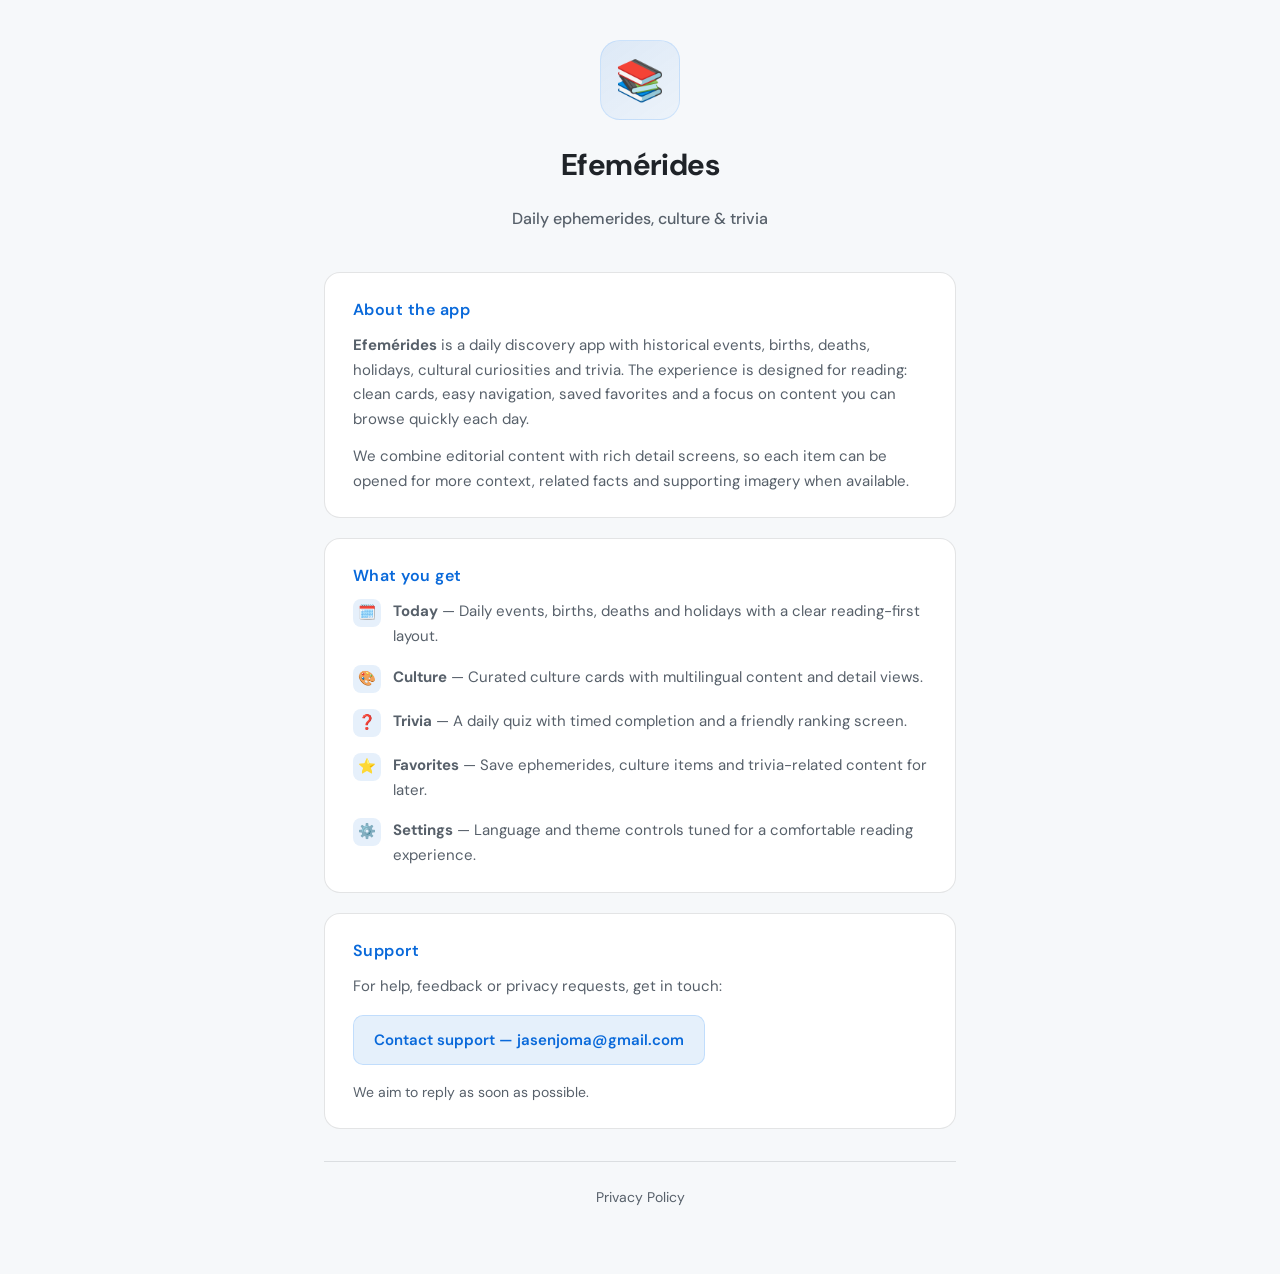
<file: efemerides/index.html>
<!DOCTYPE html>
<html lang="es">
<head>
  <meta charset="UTF-8">
  <meta name="viewport" content="width=device-width, initial-scale=1.0">
  <title>Efemérides - Support & Info</title>
  <link rel="preconnect" href="https://fonts.googleapis.com">
  <link rel="preconnect" href="https://fonts.gstatic.com" crossorigin>
  <link href="https://fonts.googleapis.com/css2?family=DM+Sans:ital,opsz,wght@0,9..40,400;0,9..40,500;0,9..40,700&display=swap" rel="stylesheet">
  <style>
    :root {
      --bg: #0f1419;
      --surface: #1a1f26;
      --surface-hover: #232a33;
      --text: #e6edf3;
      --text-muted: #8b949e;
      --accent: #58a6ff;
      --accent-soft: rgba(88, 166, 255, 0.12);
      --border: rgba(48, 54, 61, 0.8);
      --success: #3fb950;
    }
    * { box-sizing: border-box; }
    body {
      margin: 0;
      font-family: 'DM Sans', -apple-system, BlinkMacSystemFont, sans-serif;
      background: var(--bg);
      color: var(--text);
      line-height: 1.65;
      min-height: 100vh;
    }
    .wrap {
      max-width: 680px;
      margin: 0 auto;
      padding: 2.5rem 1.5rem 4rem;
    }
    header {
      text-align: center;
      margin-bottom: 2.5rem;
    }
    .logo {
      width: 80px;
      height: 80px;
      background: linear-gradient(145deg, var(--accent-soft) 0%, rgba(88, 166, 255, 0.06) 100%);
      border: 1px solid rgba(88, 166, 255, 0.2);
      border-radius: 20px;
      display: inline-flex;
      align-items: center;
      justify-content: center;
      margin-bottom: 1.25rem;
      font-size: 2.5rem;
    }
    h1 {
      font-size: 1.875rem;
      font-weight: 700;
      margin: 0 0 0.4rem;
      letter-spacing: -0.02em;
      color: var(--text);
    }
    .tagline {
      color: var(--text-muted);
      font-size: 1rem;
      font-weight: 500;
    }
    .card {
      background: var(--surface);
      border: 1px solid var(--border);
      border-radius: 16px;
      padding: 1.5rem 1.75rem;
      margin-bottom: 1.25rem;
    }
    .card h2 {
      font-size: 1rem;
      font-weight: 600;
      color: var(--accent);
      margin: 0 0 0.6rem;
      letter-spacing: 0.03em;
    }
    .card p {
      margin: 0;
      color: var(--text-muted);
      font-size: 0.9375rem;
    }
    .card p + p { margin-top: 0.75rem; }
    ul.features {
      list-style: none;
      padding: 0;
      margin: 0;
    }
    ul.features li {
      display: flex;
      align-items: flex-start;
      gap: 0.75rem;
      margin-bottom: 1rem;
      color: var(--text-muted);
      font-size: 0.9375rem;
    }
    ul.features li:last-child { margin-bottom: 0; }
    ul.features .icon {
      width: 28px;
      height: 28px;
      min-width: 28px;
      background: var(--accent-soft);
      border-radius: 8px;
      display: flex;
      align-items: center;
      justify-content: center;
      font-size: 0.9rem;
    }
    .cta {
      display: inline-flex;
      align-items: center;
      gap: 0.5rem;
      margin-top: 1rem;
      padding: 0.75rem 1.25rem;
      background: var(--accent-soft);
      color: var(--accent);
      border: 1px solid rgba(88, 166, 255, 0.25);
      border-radius: 10px;
      font-weight: 600;
      font-size: 0.9375rem;
      text-decoration: none;
      transition: background 0.2s, border-color 0.2s;
    }
    .cta:hover {
      background: rgba(88, 166, 255, 0.18);
      border-color: rgba(88, 166, 255, 0.4);
      text-decoration: none;
      color: var(--accent);
    }
    .links {
      margin-top: 2rem;
      padding-top: 1.5rem;
      border-top: 1px solid var(--border);
      display: flex;
      flex-wrap: wrap;
      gap: 1rem;
      justify-content: center;
    }
    .links a {
      color: var(--text-muted);
      font-size: 0.875rem;
      text-decoration: none;
    }
    .links a:hover { color: var(--accent); }
    @media (prefers-color-scheme: light) {
      :root {
        --bg: #f6f8fa;
        --surface: #ffffff;
        --text: #1f2328;
        --text-muted: #57606a;
        --accent: #0969da;
        --accent-soft: rgba(9, 105, 218, 0.1);
        --border: rgba(31, 35, 40, 0.12);
      }
    }
  </style>
</head>
<body>
  <div class="wrap">
    <header>
      <div class="logo">📚</div>
      <h1>Efemérides</h1>
      <p class="tagline">Daily ephemerides, culture &amp; trivia</p>
    </header>

    <div class="card">
      <h2>About the app</h2>
      <p><strong>Efemérides</strong> is a daily discovery app with historical events, births, deaths, holidays, cultural curiosities and trivia. The experience is designed for reading: clean cards, easy navigation, saved favorites and a focus on content you can browse quickly each day.</p>
      <p>We combine editorial content with rich detail screens, so each item can be opened for more context, related facts and supporting imagery when available.</p>
    </div>

    <div class="card">
      <h2>What you get</h2>
      <ul class="features">
        <li>
          <span class="icon">🗓️</span>
          <span><strong>Today</strong> — Daily events, births, deaths and holidays with a clear reading-first layout.</span>
        </li>
        <li>
          <span class="icon">🎨</span>
          <span><strong>Culture</strong> — Curated culture cards with multilingual content and detail views.</span>
        </li>
        <li>
          <span class="icon">❓</span>
          <span><strong>Trivia</strong> — A daily quiz with timed completion and a friendly ranking screen.</span>
        </li>
        <li>
          <span class="icon">⭐</span>
          <span><strong>Favorites</strong> — Save ephemerides, culture items and trivia-related content for later.</span>
        </li>
        <li>
          <span class="icon">⚙️</span>
          <span><strong>Settings</strong> — Language and theme controls tuned for a comfortable reading experience.</span>
        </li>
      </ul>
    </div>

    <div class="card">
      <h2>Support</h2>
      <p>For help, feedback or privacy requests, get in touch:</p>
      <a href="mailto:jasenjoma@gmail.com" class="cta">Contact support — jasenjoma@gmail.com</a>
      <p style="margin-top: 1rem; font-size: 0.875rem;">We aim to reply as soon as possible.</p>
    </div>

    <div class="links">
      <a href="privacy.html">Privacy Policy</a>
    </div>
  </div>
</body>
</html>
</file>
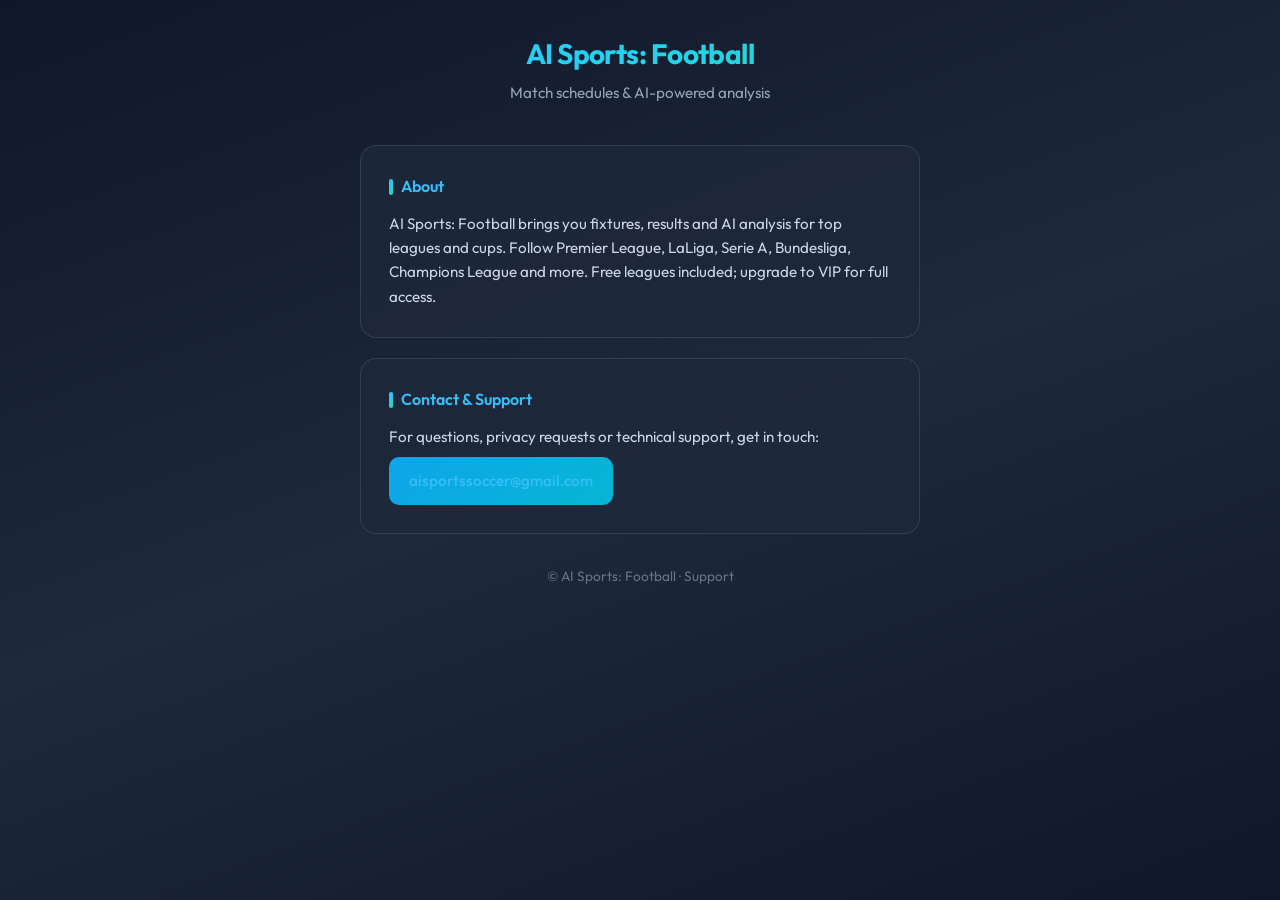
<file: football/index.html>
<!DOCTYPE html>
<html lang="en">
<head>
  <meta charset="UTF-8">
  <meta name="viewport" content="width=device-width, initial-scale=1.0">
  <title>AI Sports: Football - Support</title>
  <link rel="preconnect" href="https://fonts.googleapis.com">
  <link rel="preconnect" href="https://fonts.gstatic.com" crossorigin>
  <link href="https://fonts.googleapis.com/css2?family=Outfit:wght@400;600;700&display=swap" rel="stylesheet">
  <style>
    * {
      margin: 0;
      padding: 0;
      box-sizing: border-box;
    }
    body {
      font-family: 'Outfit', -apple-system, sans-serif;
      background: linear-gradient(160deg, #0f172a 0%, #1e293b 50%, #0f172a 100%);
      min-height: 100vh;
      color: #e2e8f0;
      padding: 2rem 1.5rem;
      line-height: 1.6;
    }
    .container {
      max-width: 560px;
      margin: 0 auto;
    }
    header {
      text-align: center;
      margin-bottom: 2.5rem;
    }
    .logo {
      font-size: 1.75rem;
      font-weight: 700;
      letter-spacing: -0.02em;
      background: linear-gradient(135deg, #38bdf8 0%, #22d3ee 50%, #2dd4bf 100%);
      -webkit-background-clip: text;
      -webkit-text-fill-color: transparent;
      background-clip: text;
      margin-bottom: 0.25rem;
    }
    .tagline {
      font-size: 0.95rem;
      color: #94a3b8;
      font-weight: 400;
    }
    .card {
      background: rgba(30, 41, 59, 0.8);
      border: 1px solid rgba(71, 85, 105, 0.5);
      border-radius: 16px;
      padding: 1.75rem;
      margin-bottom: 1.25rem;
    }
    .card h2 {
      font-size: 1rem;
      font-weight: 600;
      color: #38bdf8;
      margin-bottom: 0.75rem;
      display: flex;
      align-items: center;
      gap: 0.5rem;
    }
    .card h2::before {
      content: '';
      width: 4px;
      height: 1rem;
      background: linear-gradient(180deg, #38bdf8, #2dd4bf);
      border-radius: 2px;
    }
    .card p {
      font-size: 0.95rem;
      color: #cbd5e1;
    }
    .card a {
      color: #38bdf8;
      text-decoration: none;
      font-weight: 500;
    }
    .card a:hover {
      text-decoration: underline;
    }
    .btn {
      display: inline-flex;
      align-items: center;
      gap: 0.5rem;
      background: linear-gradient(135deg, #0ea5e9 0%, #06b6d4 100%);
      color: #0f172a;
      font-weight: 600;
      font-size: 0.95rem;
      padding: 0.75rem 1.25rem;
      border-radius: 10px;
      text-decoration: none;
      margin-top: 0.5rem;
      transition: transform 0.15s, box-shadow 0.15s;
    }
    .btn:hover {
      transform: translateY(-1px);
      box-shadow: 0 8px 24px rgba(14, 165, 233, 0.35);
    }
    footer {
      text-align: center;
      margin-top: 2rem;
      font-size: 0.85rem;
      color: #64748b;
    }
  </style>
</head>
<body>
  <div class="container">
    <header>
      <h1 class="logo">AI Sports: Football</h1>
      <p class="tagline">Match schedules & AI-powered analysis</p>
    </header>

    <section class="card">
      <h2>About</h2>
      <p>AI Sports: Football brings you fixtures, results and AI analysis for top leagues and cups. Follow Premier League, LaLiga, Serie A, Bundesliga, Champions League and more. Free leagues included; upgrade to VIP for full access.</p>
    </section>

    <section class="card">
      <h2>Contact &amp; Support</h2>
      <p>For questions, privacy requests or technical support, get in touch:</p>
      <a href="mailto:aisportssoccer@gmail.com" class="btn">aisportssoccer@gmail.com</a>
    </section>

    <footer>
      <p>© AI Sports: Football · Support</p>
    </footer>
  </div>
</body>
</html>
</file>
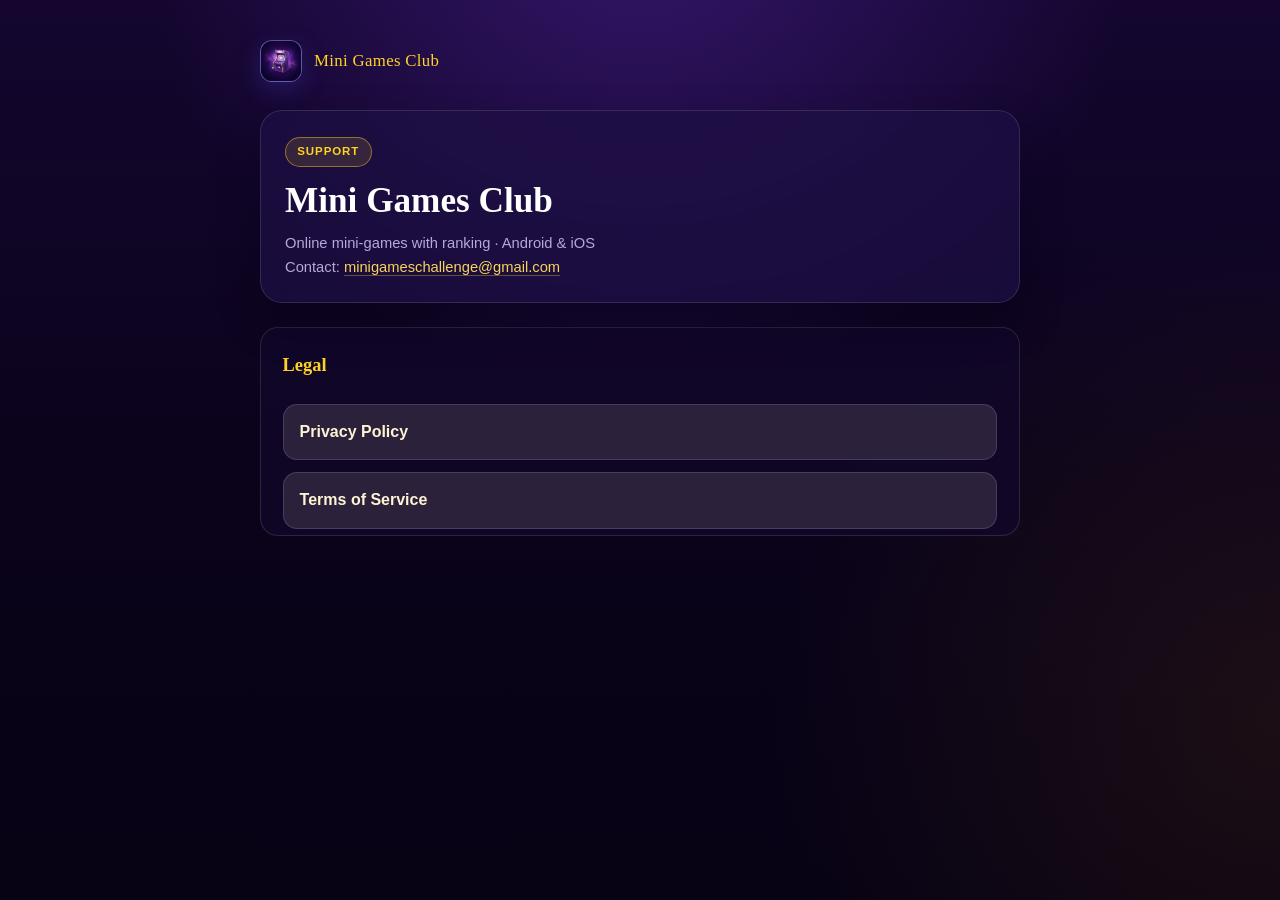
<file: minigames/index.html>
<!DOCTYPE html>
<html lang="en">
<head>
  <meta charset="utf-8" />
  <meta name="viewport" content="width=device-width, initial-scale=1" />
  <title>Mini Games Club · Support</title>
  <meta name="description" content="Legal and support links for Mini Games Club." />
  <link rel="stylesheet" href="legal/legal.css" />
  <style>
    .links {
      display: grid;
      gap: 12px;
      margin-top: 1.5rem;
    }
    .links a {
      display: block;
      padding: 14px 16px;
      border-radius: 14px;
      background: rgba(47, 37, 63, 0.9);
      border: 1px solid rgba(210, 188, 255, 0.18);
      color: #fff3d6;
      text-decoration: none;
      font-weight: 700;
    }
    .links a:hover {
      border-color: rgba(0, 238, 253, 0.45);
    }
    .muted {
      color: #d0c6ac;
      font-size: 0.95rem;
    }
  </style>
</head>
<body>
  <main class="wrap">
    <div class="brand">
      <div class="brand-mark" aria-hidden="true">
        <img src="legal/app-icon.png" alt="" width="42" height="42" />
      </div>
      <div class="brand-text">Mini Games Club</div>
    </div>

    <header class="hero">
      <div class="badge">Support</div>
      <h1>Mini Games Club</h1>
      <p class="meta muted">
        Online mini-games with ranking · Android &amp; iOS<br />
        Contact:
        <a href="mailto:minigameschallenge@gmail.com">minigameschallenge@gmail.com</a>
      </p>
    </header>

    <section class="panel">
      <h2>Legal</h2>
      <div class="links">
        <a href="legal/privacy-policy.html">Privacy Policy</a>
        <a href="legal/terms-of-service.html">Terms of Service</a>
      </div>
    </section>
  </main>
</body>
</html>
</file>
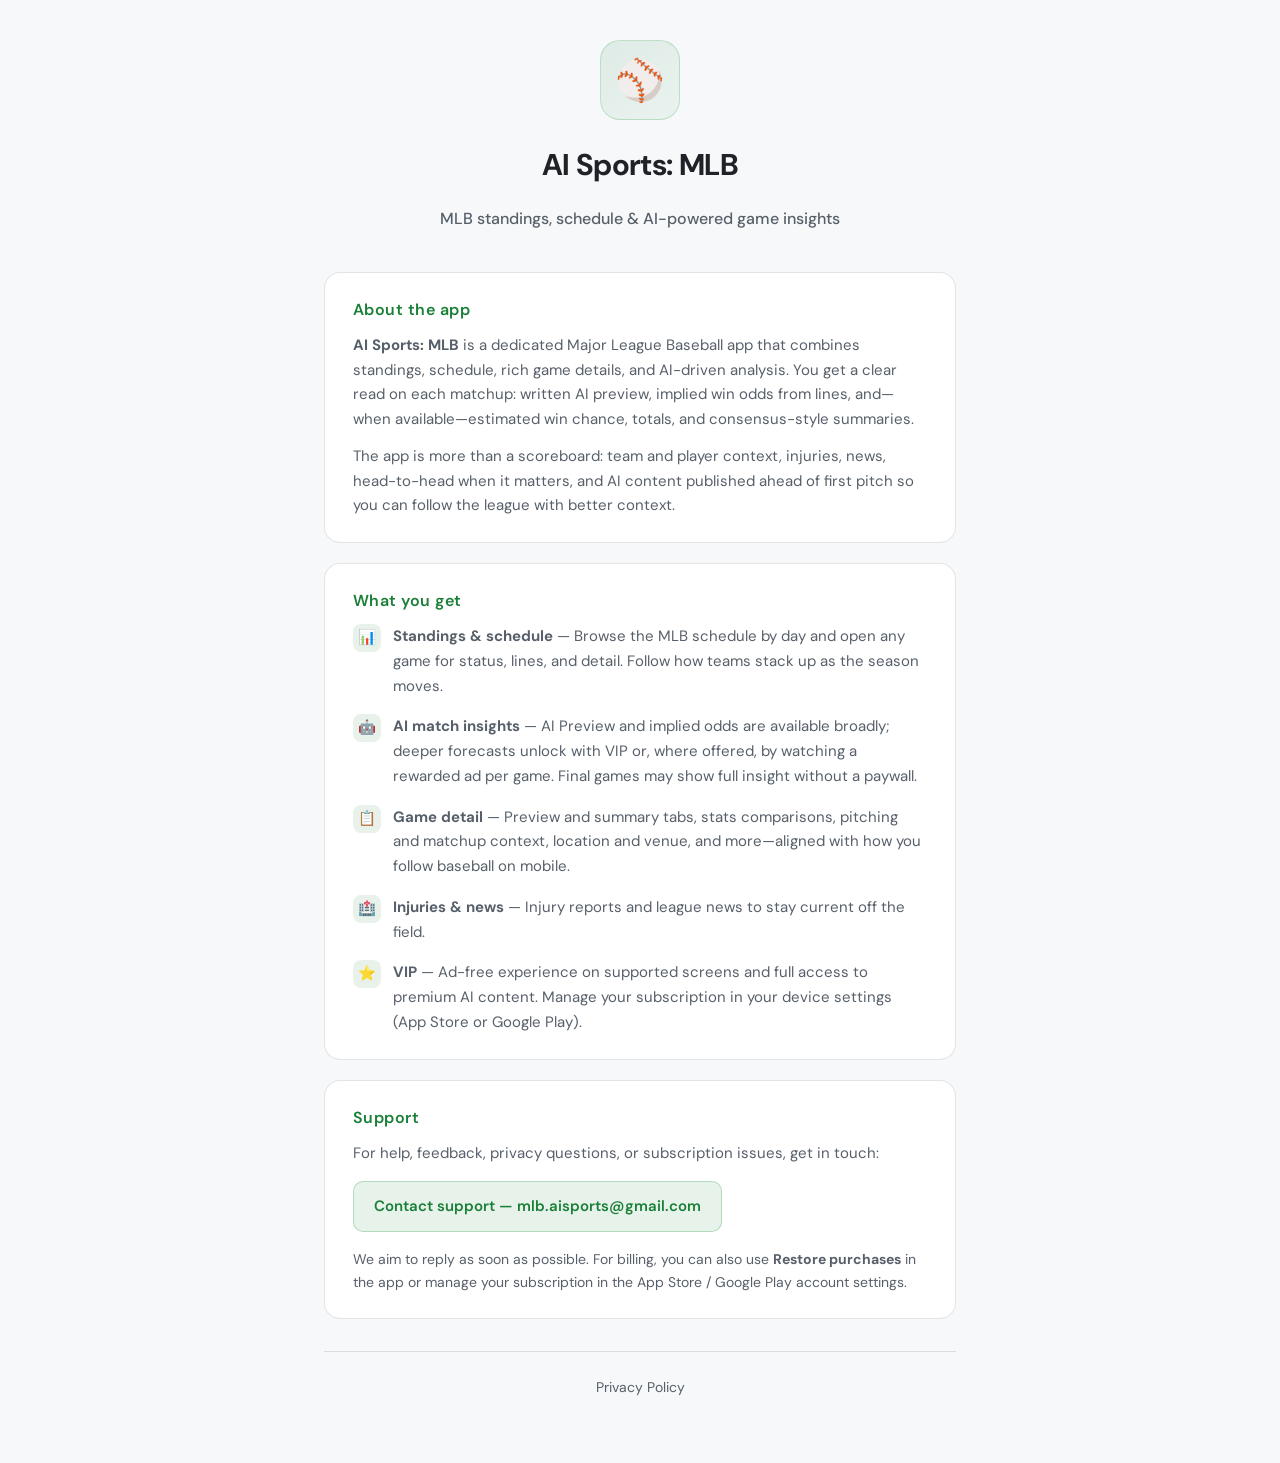
<file: mlb/index.html>
<!DOCTYPE html>
<html lang="en">
<head>
  <meta charset="UTF-8">
  <meta name="viewport" content="width=device-width, initial-scale=1.0">
  <meta name="description" content="AI Sports: MLB — Major League Baseball standings, schedule, and AI-powered game insights.">
  <title>AI Sports: MLB — Support &amp; Info</title>
  <link rel="preconnect" href="https://fonts.googleapis.com">
  <link rel="preconnect" href="https://fonts.gstatic.com" crossorigin>
  <link href="https://fonts.googleapis.com/css2?family=DM+Sans:ital,opsz,wght@0,9..40,400;0,9..40,500;0,9..40,600;0,9..40,700&display=swap" rel="stylesheet">
  <style>
    :root {
      --bg: #0f1419;
      --surface: #1a1f26;
      --surface-hover: #232a33;
      --text: #e6edf3;
      --text-muted: #8b949e;
      --accent: #2ea043;
      --accent-soft: rgba(46, 160, 67, 0.14);
      --border: rgba(48, 54, 61, 0.8);
    }
    * { box-sizing: border-box; }
    body {
      margin: 0;
      font-family: 'DM Sans', -apple-system, BlinkMacSystemFont, sans-serif;
      background: var(--bg);
      color: var(--text);
      line-height: 1.65;
      min-height: 100vh;
    }
    .wrap {
      max-width: 680px;
      margin: 0 auto;
      padding: 2.5rem 1.5rem 4rem;
    }
    header {
      text-align: center;
      margin-bottom: 2.5rem;
    }
    .logo {
      width: 80px;
      height: 80px;
      background: linear-gradient(145deg, var(--accent-soft) 0%, rgba(46, 160, 67, 0.06) 100%);
      border: 1px solid rgba(46, 160, 67, 0.22);
      border-radius: 20px;
      display: inline-flex;
      align-items: center;
      justify-content: center;
      margin-bottom: 1.25rem;
      font-size: 2.5rem;
    }
    h1 {
      font-size: 1.875rem;
      font-weight: 700;
      margin: 0 0 0.4rem;
      letter-spacing: -0.02em;
      color: var(--text);
    }
    .tagline {
      color: var(--text-muted);
      font-size: 1rem;
      font-weight: 500;
    }
    .card {
      background: var(--surface);
      border: 1px solid var(--border);
      border-radius: 16px;
      padding: 1.5rem 1.75rem;
      margin-bottom: 1.25rem;
    }
    .card h2 {
      font-size: 1rem;
      font-weight: 600;
      color: var(--accent);
      margin: 0 0 0.6rem;
      letter-spacing: 0.03em;
    }
    .card p {
      margin: 0;
      color: var(--text-muted);
      font-size: 0.9375rem;
    }
    .card p + p { margin-top: 0.75rem; }
    ul.features {
      list-style: none;
      padding: 0;
      margin: 0;
    }
    ul.features li {
      display: flex;
      align-items: flex-start;
      gap: 0.75rem;
      margin-bottom: 1rem;
      color: var(--text-muted);
      font-size: 0.9375rem;
    }
    ul.features li:last-child { margin-bottom: 0; }
    ul.features .icon {
      width: 28px;
      height: 28px;
      min-width: 28px;
      background: var(--accent-soft);
      border-radius: 8px;
      display: flex;
      align-items: center;
      justify-content: center;
      font-size: 0.9rem;
    }
    .cta {
      display: inline-flex;
      align-items: center;
      gap: 0.5rem;
      margin-top: 1rem;
      padding: 0.75rem 1.25rem;
      background: var(--accent-soft);
      color: var(--accent);
      border: 1px solid rgba(46, 160, 67, 0.28);
      border-radius: 10px;
      font-weight: 600;
      font-size: 0.9375rem;
      text-decoration: none;
      transition: background 0.2s, border-color 0.2s;
    }
    .cta:hover {
      background: rgba(46, 160, 67, 0.2);
      border-color: rgba(46, 160, 67, 0.45);
      text-decoration: none;
      color: #3fb950;
    }
    .links {
      margin-top: 2rem;
      padding-top: 1.5rem;
      border-top: 1px solid var(--border);
      display: flex;
      flex-wrap: wrap;
      gap: 1rem;
      justify-content: center;
    }
    .links a {
      color: var(--text-muted);
      font-size: 0.875rem;
      text-decoration: none;
    }
    .links a:hover { color: var(--accent); }
    @media (prefers-color-scheme: light) {
      :root {
        --bg: #f6f8fa;
        --surface: #ffffff;
        --text: #1f2328;
        --text-muted: #57606a;
        --accent: #1a7f37;
        --accent-soft: rgba(26, 127, 55, 0.1);
        --border: rgba(31, 35, 40, 0.12);
      }
      .cta:hover { color: #1a7f37; }
    }
  </style>
</head>
<body>
  <div class="wrap">
    <header>
      <div class="logo" aria-hidden="true">⚾</div>
      <h1>AI Sports: MLB</h1>
      <p class="tagline">MLB standings, schedule &amp; AI-powered game insights</p>
    </header>

    <div class="card">
      <h2>About the app</h2>
      <p><strong>AI Sports: MLB</strong> is a dedicated Major League Baseball app that combines standings, schedule, rich game details, and AI-driven analysis. You get a clear read on each matchup: written AI preview, implied win odds from lines, and—when available—estimated win chance, totals, and consensus-style summaries.</p>
      <p>The app is more than a scoreboard: team and player context, injuries, news, head-to-head when it matters, and AI content published ahead of first pitch so you can follow the league with better context.</p>
    </div>

    <div class="card">
      <h2>What you get</h2>
      <ul class="features">
        <li>
          <span class="icon">📊</span>
          <span><strong>Standings &amp; schedule</strong> — Browse the MLB schedule by day and open any game for status, lines, and detail. Follow how teams stack up as the season moves.</span>
        </li>
        <li>
          <span class="icon">🤖</span>
          <span><strong>AI match insights</strong> — AI Preview and implied odds are available broadly; deeper forecasts unlock with VIP or, where offered, by watching a rewarded ad per game. Final games may show full insight without a paywall.</span>
        </li>
        <li>
          <span class="icon">📋</span>
          <span><strong>Game detail</strong> — Preview and summary tabs, stats comparisons, pitching and matchup context, location and venue, and more—aligned with how you follow baseball on mobile.</span>
        </li>
        <li>
          <span class="icon">🏥</span>
          <span><strong>Injuries &amp; news</strong> — Injury reports and league news to stay current off the field.</span>
        </li>
        <li>
          <span class="icon">⭐</span>
          <span><strong>VIP</strong> — Ad-free experience on supported screens and full access to premium AI content. Manage your subscription in your device settings (App Store or Google Play).</span>
        </li>
      </ul>
    </div>

    <div class="card">
      <h2>Support</h2>
      <p>For help, feedback, privacy questions, or subscription issues, get in touch:</p>
      <a href="mailto:mlb.aisports@gmail.com?subject=AI%20MLB%20Support" class="cta">Contact support — mlb.aisports@gmail.com</a>
      <p style="margin-top: 1rem; font-size: 0.875rem;">We aim to reply as soon as possible. For billing, you can also use <strong>Restore purchases</strong> in the app or manage your subscription in the App Store / Google Play account settings.</p>
    </div>

    <div class="links">
      <a href="privacy.html">Privacy Policy</a>
    </div>
  </div>
</body>
</html>
</file>
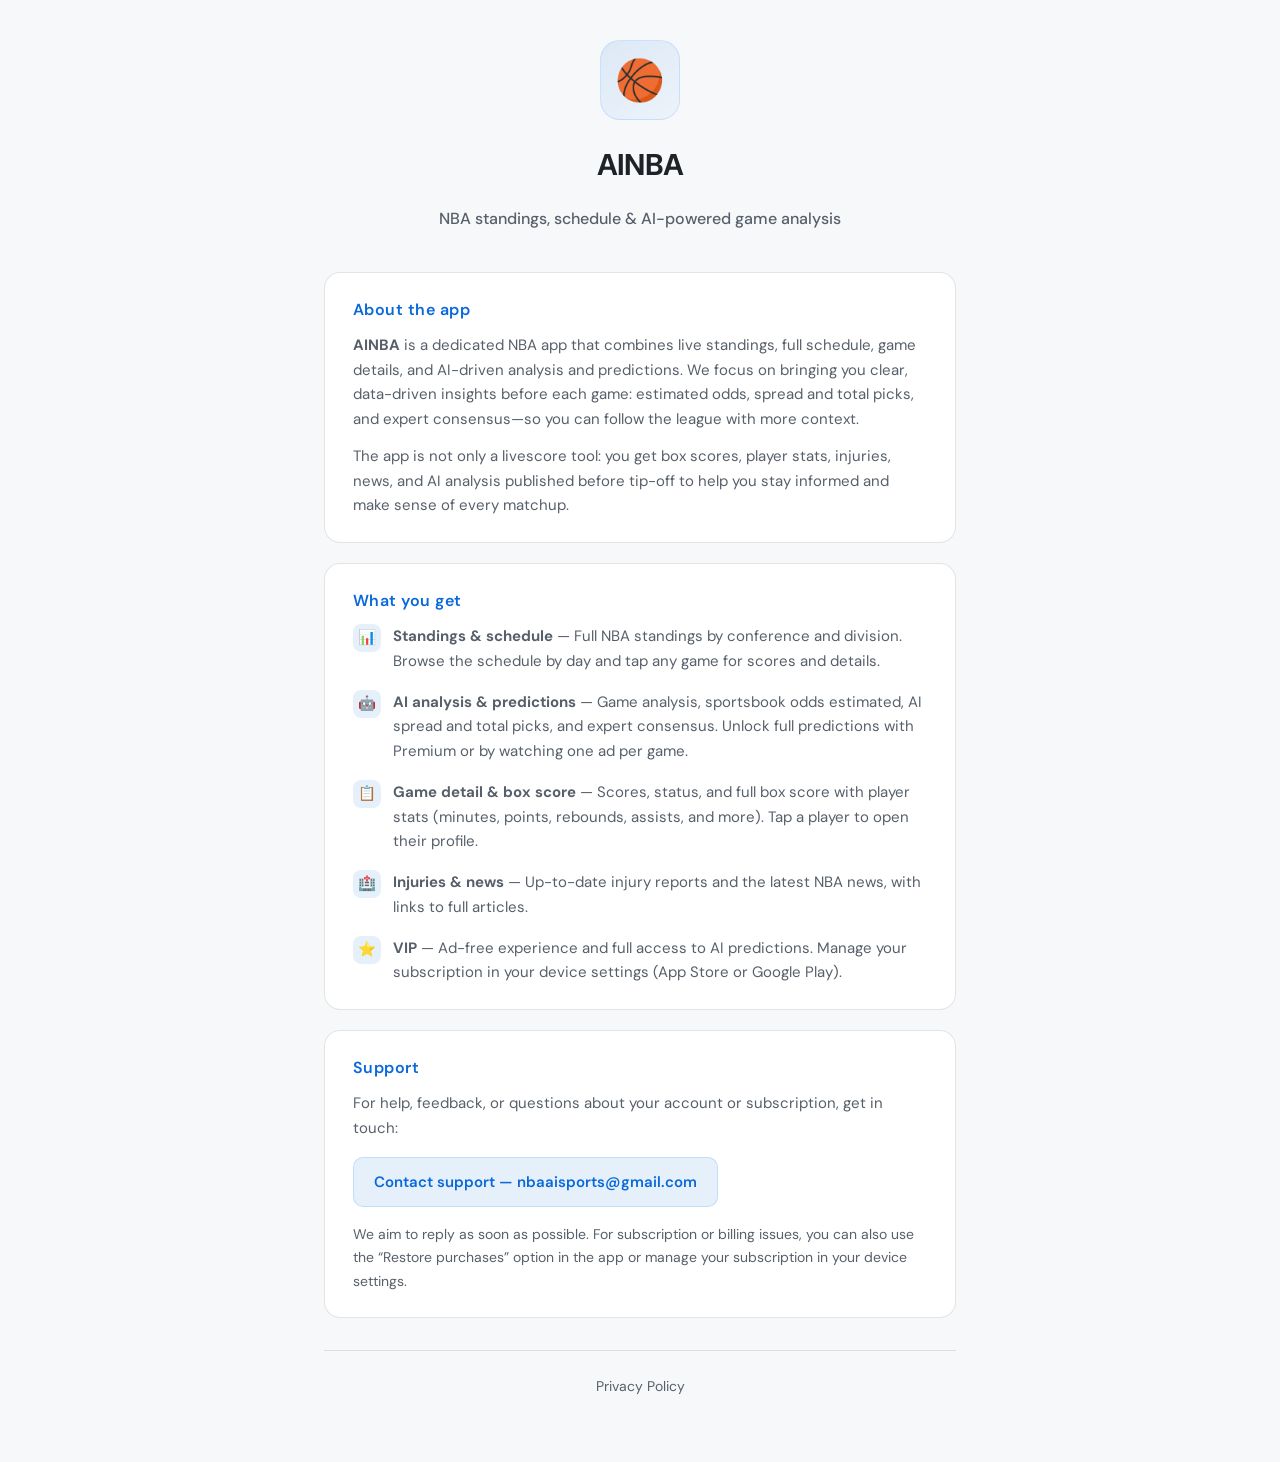
<file: nba/index.html>
<!DOCTYPE html>
<html lang="en">
<head>
  <meta charset="UTF-8">
  <meta name="viewport" content="width=device-width, initial-scale=1.0">
  <title>AINBA — Support &amp; Info</title>
  <link rel="preconnect" href="https://fonts.googleapis.com">
  <link rel="preconnect" href="https://fonts.gstatic.com" crossorigin>
  <link href="https://fonts.googleapis.com/css2?family=DM+Sans:ital,opsz,wght@0,9..40,400;0,9..40,500;0,9..40,600;0,9..40,700&display=swap" rel="stylesheet">
  <style>
    :root {
      --bg: #0f1419;
      --surface: #1a1f26;
      --surface-hover: #232a33;
      --text: #e6edf3;
      --text-muted: #8b949e;
      --accent: #58a6ff;
      --accent-soft: rgba(88, 166, 255, 0.12);
      --border: rgba(48, 54, 61, 0.8);
      --success: #3fb950;
    }
    * { box-sizing: border-box; }
    body {
      margin: 0;
      font-family: 'DM Sans', -apple-system, BlinkMacSystemFont, sans-serif;
      background: var(--bg);
      color: var(--text);
      line-height: 1.65;
      min-height: 100vh;
    }
    .wrap {
      max-width: 680px;
      margin: 0 auto;
      padding: 2.5rem 1.5rem 4rem;
    }
    header {
      text-align: center;
      margin-bottom: 2.5rem;
    }
    .logo {
      width: 80px;
      height: 80px;
      background: linear-gradient(145deg, var(--accent-soft) 0%, rgba(88, 166, 255, 0.06) 100%);
      border: 1px solid rgba(88, 166, 255, 0.2);
      border-radius: 20px;
      display: inline-flex;
      align-items: center;
      justify-content: center;
      margin-bottom: 1.25rem;
      font-size: 2.5rem;
    }
    h1 {
      font-size: 1.875rem;
      font-weight: 700;
      margin: 0 0 0.4rem;
      letter-spacing: -0.02em;
      color: var(--text);
    }
    .tagline {
      color: var(--text-muted);
      font-size: 1rem;
      font-weight: 500;
    }
    .card {
      background: var(--surface);
      border: 1px solid var(--border);
      border-radius: 16px;
      padding: 1.5rem 1.75rem;
      margin-bottom: 1.25rem;
    }
    .card h2 {
      font-size: 1rem;
      font-weight: 600;
      color: var(--accent);
      margin: 0 0 0.6rem;
      letter-spacing: 0.03em;
    }
    .card p {
      margin: 0;
      color: var(--text-muted);
      font-size: 0.9375rem;
    }
    .card p + p { margin-top: 0.75rem; }
    ul.features {
      list-style: none;
      padding: 0;
      margin: 0;
    }
    ul.features li {
      display: flex;
      align-items: flex-start;
      gap: 0.75rem;
      margin-bottom: 1rem;
      color: var(--text-muted);
      font-size: 0.9375rem;
    }
    ul.features li:last-child { margin-bottom: 0; }
    ul.features .icon {
      width: 28px;
      height: 28px;
      min-width: 28px;
      background: var(--accent-soft);
      border-radius: 8px;
      display: flex;
      align-items: center;
      justify-content: center;
      font-size: 0.9rem;
    }
    .cta {
      display: inline-flex;
      align-items: center;
      gap: 0.5rem;
      margin-top: 1rem;
      padding: 0.75rem 1.25rem;
      background: var(--accent-soft);
      color: var(--accent);
      border: 1px solid rgba(88, 166, 255, 0.25);
      border-radius: 10px;
      font-weight: 600;
      font-size: 0.9375rem;
      text-decoration: none;
      transition: background 0.2s, border-color 0.2s;
    }
    .cta:hover {
      background: rgba(88, 166, 255, 0.18);
      border-color: rgba(88, 166, 255, 0.4);
      text-decoration: none;
      color: var(--accent);
    }
    .links {
      margin-top: 2rem;
      padding-top: 1.5rem;
      border-top: 1px solid var(--border);
      display: flex;
      flex-wrap: wrap;
      gap: 1rem;
      justify-content: center;
    }
    .links a {
      color: var(--text-muted);
      font-size: 0.875rem;
      text-decoration: none;
    }
    .links a:hover { color: var(--accent); }
    @media (prefers-color-scheme: light) {
      :root {
        --bg: #f6f8fa;
        --surface: #ffffff;
        --text: #1f2328;
        --text-muted: #57606a;
        --accent: #0969da;
        --accent-soft: rgba(9, 105, 218, 0.1);
        --border: rgba(31, 35, 40, 0.12);
      }
    }
  </style>
</head>
<body>
  <div class="wrap">
    <header>
      <div class="logo">🏀</div>
      <h1>AINBA</h1>
      <p class="tagline">NBA standings, schedule &amp; AI-powered game analysis</p>
    </header>

    <div class="card">
      <h2>About the app</h2>
      <p><strong>AINBA</strong> is a dedicated NBA app that combines live standings, full schedule, game details, and AI-driven analysis and predictions. We focus on bringing you clear, data-driven insights before each game: estimated odds, spread and total picks, and expert consensus—so you can follow the league with more context.</p>
      <p>The app is not only a livescore tool: you get box scores, player stats, injuries, news, and AI analysis published before tip-off to help you stay informed and make sense of every matchup.</p>
    </div>

    <div class="card">
      <h2>What you get</h2>
      <ul class="features">
        <li>
          <span class="icon">📊</span>
          <span><strong>Standings &amp; schedule</strong> — Full NBA standings by conference and division. Browse the schedule by day and tap any game for scores and details.</span>
        </li>
        <li>
          <span class="icon">🤖</span>
          <span><strong>AI analysis &amp; predictions</strong> — Game analysis, sportsbook odds estimated, AI spread and total picks, and expert consensus. Unlock full predictions with Premium or by watching one ad per game.</span>
        </li>
        <li>
          <span class="icon">📋</span>
          <span><strong>Game detail &amp; box score</strong> — Scores, status, and full box score with player stats (minutes, points, rebounds, assists, and more). Tap a player to open their profile.</span>
        </li>
        <li>
          <span class="icon">🏥</span>
          <span><strong>Injuries &amp; news</strong> — Up-to-date injury reports and the latest NBA news, with links to full articles.</span>
        </li>
        <li>
          <span class="icon">⭐</span>
          <span><strong>VIP</strong> — Ad-free experience and full access to AI predictions. Manage your subscription in your device settings (App Store or Google Play).</span>
        </li>
      </ul>
    </div>

    <div class="card">
      <h2>Support</h2>
      <p>For help, feedback, or questions about your account or subscription, get in touch:</p>
      <a href="mailto:nbaaisports@gmail.com" class="cta">Contact support — nbaaisports@gmail.com</a>
      <p style="margin-top: 1rem; font-size: 0.875rem;">We aim to reply as soon as possible. For subscription or billing issues, you can also use the “Restore purchases” option in the app or manage your subscription in your device settings.</p>
    </div>

    <div class="links">
      <a href="privacy.html">Privacy Policy</a>
    </div>
  </div>
</body>
</html>
</file>
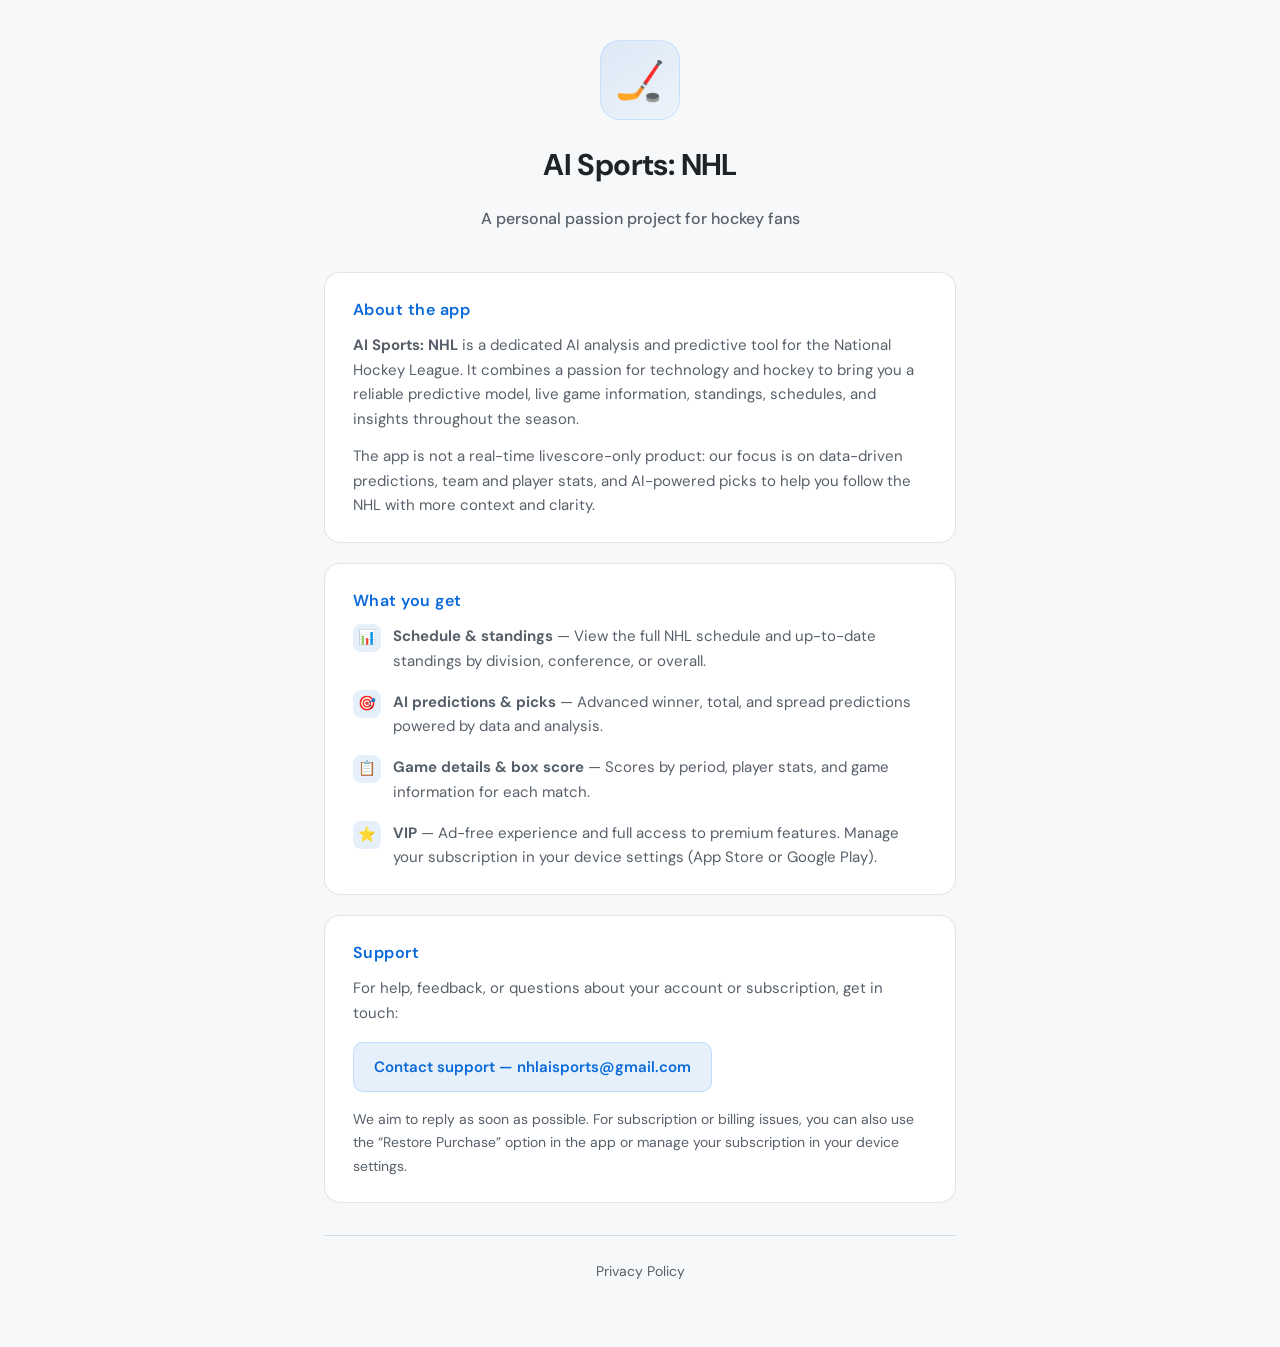
<file: nhl/index.html>
<!DOCTYPE html>
<html lang="en">
<head>
  <meta charset="UTF-8">
  <meta name="viewport" content="width=device-width, initial-scale=1.0">
  <title>AI Sports: NHL — Support &amp; Info</title>
  <link rel="preconnect" href="https://fonts.googleapis.com">
  <link rel="preconnect" href="https://fonts.gstatic.com" crossorigin>
  <link href="https://fonts.googleapis.com/css2?family=DM+Sans:ital,opsz,wght@0,9..40,400;0,9..40,500;0,9..40,600;0,9..40,700&display=swap" rel="stylesheet">
  <style>
    :root {
      --bg: #0f1419;
      --surface: #1a1f26;
      --surface-hover: #232a33;
      --text: #e6edf3;
      --text-muted: #8b949e;
      --accent: #58a6ff;
      --accent-soft: rgba(88, 166, 255, 0.12);
      --border: rgba(48, 54, 61, 0.8);
      --success: #3fb950;
    }
    * { box-sizing: border-box; }
    body {
      margin: 0;
      font-family: 'DM Sans', -apple-system, BlinkMacSystemFont, sans-serif;
      background: var(--bg);
      color: var(--text);
      line-height: 1.65;
      min-height: 100vh;
    }
    .wrap {
      max-width: 680px;
      margin: 0 auto;
      padding: 2.5rem 1.5rem 4rem;
    }
    header {
      text-align: center;
      margin-bottom: 2.5rem;
    }
    .logo {
      width: 80px;
      height: 80px;
      background: linear-gradient(145deg, var(--accent-soft) 0%, rgba(88, 166, 255, 0.06) 100%);
      border: 1px solid rgba(88, 166, 255, 0.2);
      border-radius: 20px;
      display: inline-flex;
      align-items: center;
      justify-content: center;
      margin-bottom: 1.25rem;
      font-size: 2.5rem;
    }
    h1 {
      font-size: 1.875rem;
      font-weight: 700;
      margin: 0 0 0.4rem;
      letter-spacing: -0.02em;
      color: var(--text);
    }
    .tagline {
      color: var(--text-muted);
      font-size: 1rem;
      font-weight: 500;
    }
    .card {
      background: var(--surface);
      border: 1px solid var(--border);
      border-radius: 16px;
      padding: 1.5rem 1.75rem;
      margin-bottom: 1.25rem;
    }
    .card h2 {
      font-size: 1rem;
      font-weight: 600;
      color: var(--accent);
      margin: 0 0 0.6rem;
      letter-spacing: 0.03em;
    }
    .card p {
      margin: 0;
      color: var(--text-muted);
      font-size: 0.9375rem;
    }
    .card p + p { margin-top: 0.75rem; }
    ul.features {
      list-style: none;
      padding: 0;
      margin: 0;
    }
    ul.features li {
      display: flex;
      align-items: flex-start;
      gap: 0.75rem;
      margin-bottom: 1rem;
      color: var(--text-muted);
      font-size: 0.9375rem;
    }
    ul.features li:last-child { margin-bottom: 0; }
    ul.features .icon {
      width: 28px;
      height: 28px;
      min-width: 28px;
      background: var(--accent-soft);
      border-radius: 8px;
      display: flex;
      align-items: center;
      justify-content: center;
      font-size: 0.9rem;
    }
    .cta {
      display: inline-flex;
      align-items: center;
      gap: 0.5rem;
      margin-top: 1rem;
      padding: 0.75rem 1.25rem;
      background: var(--accent-soft);
      color: var(--accent);
      border: 1px solid rgba(88, 166, 255, 0.25);
      border-radius: 10px;
      font-weight: 600;
      font-size: 0.9375rem;
      text-decoration: none;
      transition: background 0.2s, border-color 0.2s;
    }
    .cta:hover {
      background: rgba(88, 166, 255, 0.18);
      border-color: rgba(88, 166, 255, 0.4);
      text-decoration: none;
      color: var(--accent);
    }
    .links {
      margin-top: 2rem;
      padding-top: 1.5rem;
      border-top: 1px solid var(--border);
      display: flex;
      flex-wrap: wrap;
      gap: 1rem;
      justify-content: center;
    }
    .links a {
      color: var(--text-muted);
      font-size: 0.875rem;
      text-decoration: none;
    }
    .links a:hover { color: var(--accent); }
    @media (prefers-color-scheme: light) {
      :root {
        --bg: #f6f8fa;
        --surface: #ffffff;
        --text: #1f2328;
        --text-muted: #57606a;
        --accent: #0969da;
        --accent-soft: rgba(9, 105, 218, 0.1);
        --border: rgba(31, 35, 40, 0.12);
      }
    }
  </style>
</head>
<body>
  <div class="wrap">
    <header>
      <div class="logo">🏒</div>
      <h1>AI Sports: NHL</h1>
      <p class="tagline">A personal passion project for hockey fans</p>
    </header>

    <div class="card">
      <h2>About the app</h2>
      <p><strong>AI Sports: NHL</strong> is a dedicated AI analysis and predictive tool for the National Hockey League. It combines a passion for technology and hockey to bring you a reliable predictive model, live game information, standings, schedules, and insights throughout the season.</p>
      <p>The app is not a real-time livescore-only product: our focus is on data-driven predictions, team and player stats, and AI-powered picks to help you follow the NHL with more context and clarity.</p>
    </div>

    <div class="card">
      <h2>What you get</h2>
      <ul class="features">
        <li>
          <span class="icon">📊</span>
          <span><strong>Schedule &amp; standings</strong> — View the full NHL schedule and up-to-date standings by division, conference, or overall.</span>
        </li>
        <li>
          <span class="icon">🎯</span>
          <span><strong>AI predictions &amp; picks</strong> — Advanced winner, total, and spread predictions powered by data and analysis.</span>
        </li>
        <li>
          <span class="icon">📋</span>
          <span><strong>Game details &amp; box score</strong> — Scores by period, player stats, and game information for each match.</span>
        </li>
        <li>
          <span class="icon">⭐</span>
          <span><strong>VIP</strong> — Ad-free experience and full access to premium features. Manage your subscription in your device settings (App Store or Google Play).</span>
        </li>
      </ul>
    </div>

    <div class="card">
      <h2>Support</h2>
      <p>For help, feedback, or questions about your account or subscription, get in touch:</p>
      <a href="mailto:nhlaisports@gmail.com" class="cta">Contact support — nhlaisports@gmail.com</a>
      <p style="margin-top: 1rem; font-size: 0.875rem;">We aim to reply as soon as possible. For subscription or billing issues, you can also use the “Restore Purchase” option in the app or manage your subscription in your device settings.</p>
    </div>

    <div class="links">
      <a href="privacy.html">Privacy Policy</a>
    </div>
  </div>
</body>
</html>
</file>
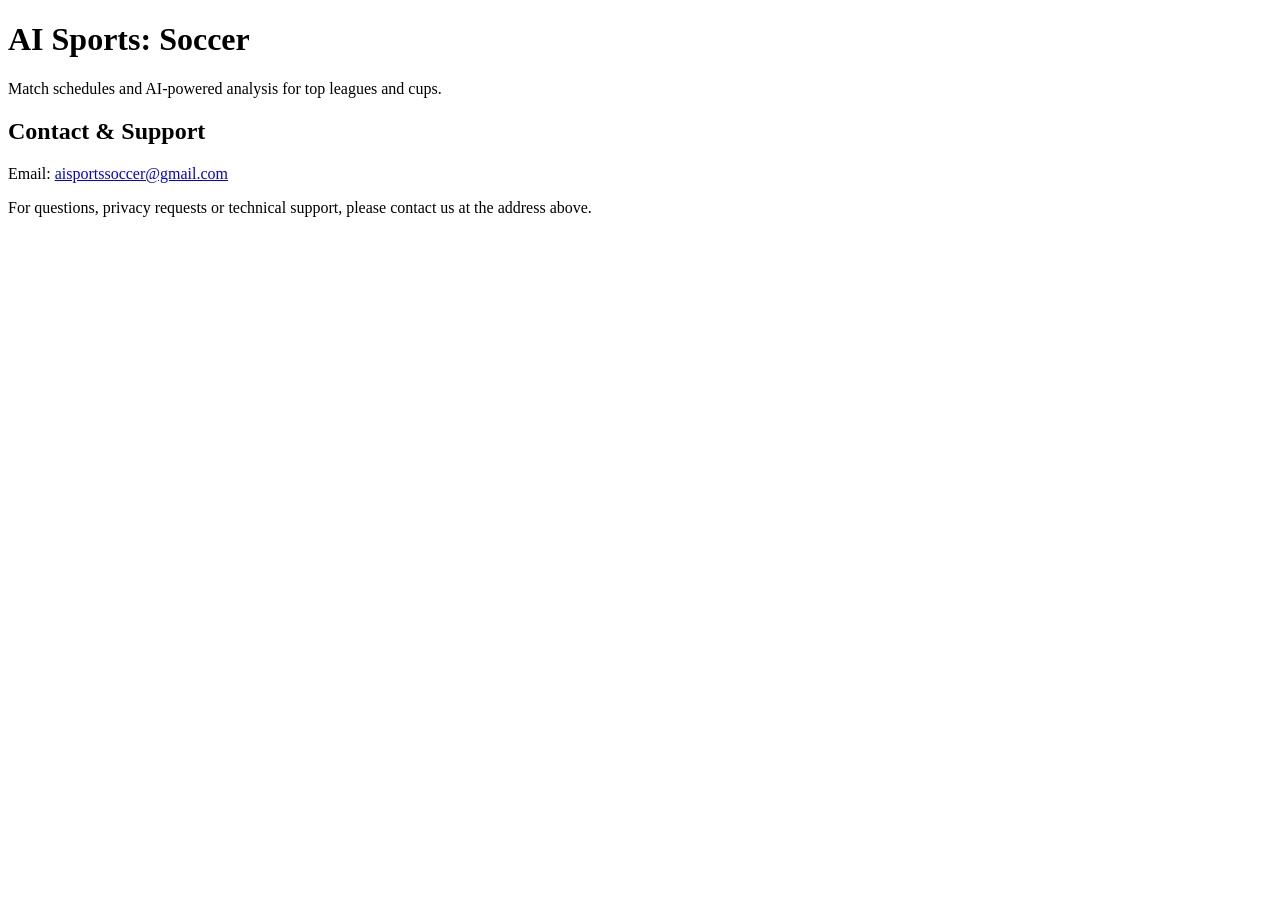
<file: aisoccer.html>
<!DOCTYPE html>
<html lang="en">
<head>
  <meta charset="UTF-8">
  <meta name="viewport" content="width=device-width, initial-scale=1.0">
  <title>AI Sports: Soccer</title>
</head>
<body>
  <h1>AI Sports: Soccer</h1>
  <p>Match schedules and AI-powered analysis for top leagues and cups.</p>
  <h2>Contact &amp; Support</h2>
  <p>Email: <a href="mailto:aisportssoccer@gmail.com">aisportssoccer@gmail.com</a></p>
  <p>For questions, privacy requests or technical support, please contact us at the address above.</p>
</body>
</html>
</file>
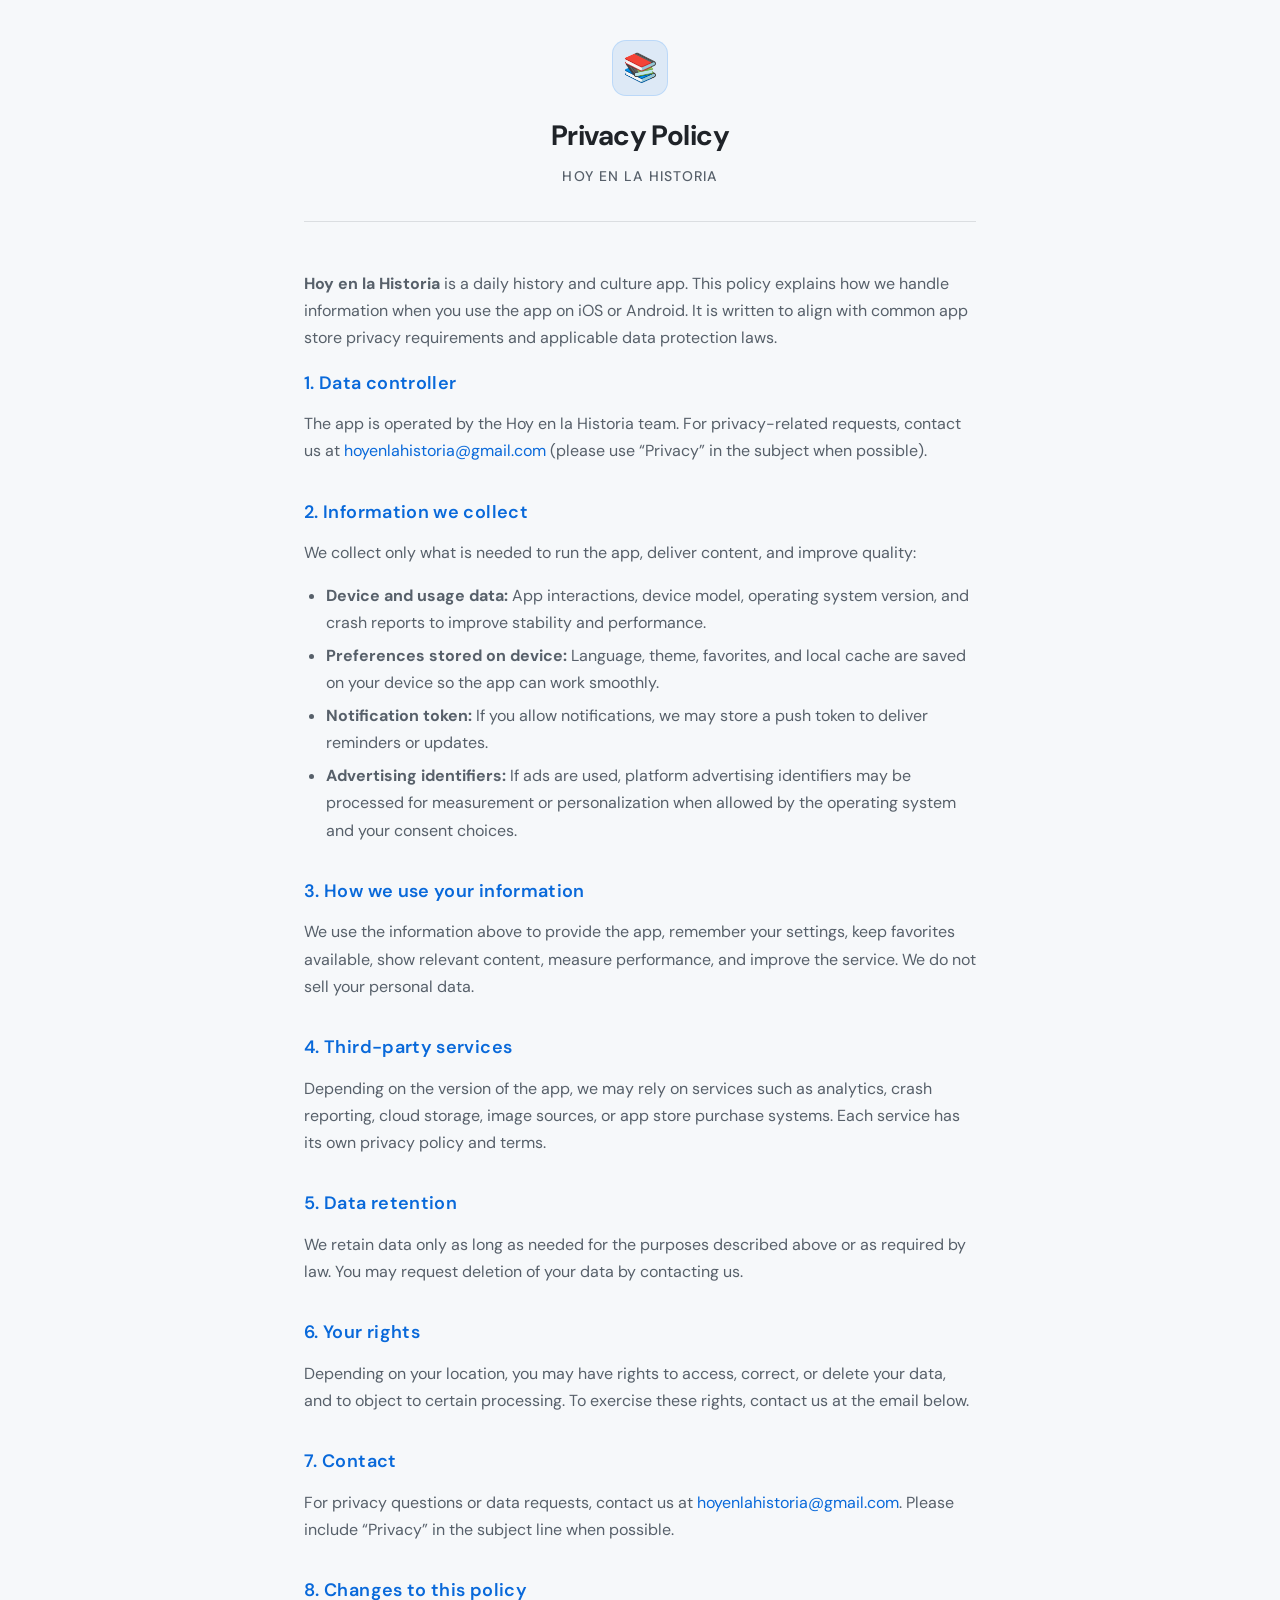
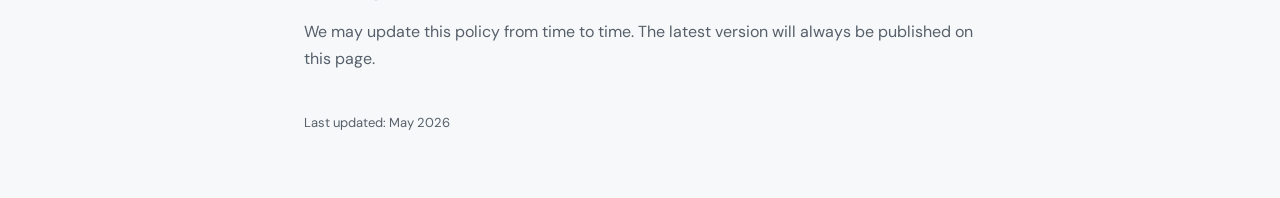
<file: efemerides/privacy.html>
<!DOCTYPE html>
<html lang="en">
<head>
  <meta charset="UTF-8">
  <meta name="viewport" content="width=device-width, initial-scale=1.0">
  <title>Privacy Policy — Hoy en la Historia</title>
  <link rel="preconnect" href="https://fonts.googleapis.com">
  <link rel="preconnect" href="https://fonts.gstatic.com" crossorigin>
  <link href="https://fonts.googleapis.com/css2?family=DM+Sans:ital,opsz,wght@0,9..40,400;0,9..40,500;0,9..40,700&display=swap" rel="stylesheet">
  <style>
    :root {
      --bg: #0f1419;
      --surface: #1a1f26;
      --surface-hover: #232a33;
      --text: #e6edf3;
      --text-muted: #8b949e;
      --accent: #58a6ff;
      --accent-soft: rgba(88, 166, 255, 0.12);
      --border: rgba(48, 54, 61, 0.8);
    }
    * { box-sizing: border-box; }
    body {
      margin: 0;
      font-family: 'DM Sans', -apple-system, BlinkMacSystemFont, sans-serif;
      background: var(--bg);
      color: var(--text);
      line-height: 1.7;
      min-height: 100vh;
    }
    .wrap {
      max-width: 720px;
      margin: 0 auto;
      padding: 2.5rem 1.5rem 4rem;
    }
    header {
      text-align: center;
      margin-bottom: 3rem;
      padding-bottom: 2rem;
      border-bottom: 1px solid var(--border);
    }
    .logo {
      width: 56px;
      height: 56px;
      background: var(--accent-soft);
      border: 1px solid rgba(88, 166, 255, 0.25);
      border-radius: 14px;
      display: inline-flex;
      align-items: center;
      justify-content: center;
      margin-bottom: 1rem;
      font-size: 1.75rem;
    }
    h1 {
      font-size: 1.75rem;
      font-weight: 700;
      margin: 0 0 0.35rem;
      letter-spacing: -0.02em;
    }
    .subtitle {
      color: var(--text-muted);
      font-size: 0.875rem;
      font-weight: 500;
      letter-spacing: 0.08em;
      text-transform: uppercase;
    }
    h2 {
      font-size: 1.125rem;
      font-weight: 600;
      color: var(--accent);
      margin: 2rem 0 0.75rem;
      letter-spacing: 0.02em;
    }
    h2:first-of-type { margin-top: 0; }
    p {
      margin: 0 0 1rem;
      color: var(--text-muted);
    }
    p:last-child { margin-bottom: 0; }
    ul {
      margin: 0 0 1rem;
      padding-left: 1.35rem;
      color: var(--text-muted);
    }
    li { margin-bottom: 0.35rem; }
    a {
      color: var(--accent);
      text-decoration: none;
    }
    a:hover { text-decoration: underline; }
    .card {
      background: var(--surface);
      border: 1px solid var(--border);
      border-radius: 16px;
      padding: 1.5rem 1.75rem;
      margin-bottom: 1rem;
    }
    .updated {
      font-size: 0.8125rem;
      color: var(--text-muted);
      margin-top: 2.5rem;
    }
    @media (prefers-color-scheme: light) {
      :root {
        --bg: #f6f8fa;
        --surface: #ffffff;
        --surface-hover: #f0f2f5;
        --text: #1f2328;
        --text-muted: #57606a;
        --accent: #0969da;
        --accent-soft: rgba(9, 105, 218, 0.1);
        --border: rgba(31, 35, 40, 0.12);
      }
    }
  </style>
</head>
<body>
  <div class="wrap">
    <header>
      <div class="logo">📚</div>
      <h1>Privacy Policy</h1>
      <p class="subtitle">Hoy en la Historia</p>
    </header>

    <p><strong>Hoy en la Historia</strong> is a daily history and culture app. This policy explains how we handle information when you use the app on iOS or Android. It is written to align with common app store privacy requirements and applicable data protection laws.</p>

    <h2>1. Data controller</h2>
    <p>The app is operated by the Hoy en la Historia team. For privacy-related requests, contact us at <a href="mailto:hoyenlahistoria@gmail.com?subject=Privacy">hoyenlahistoria@gmail.com</a> (please use “Privacy” in the subject when possible).</p>

    <h2>2. Information we collect</h2>
    <p>We collect only what is needed to run the app, deliver content, and improve quality:</p>
    <ul>
      <li><strong>Device and usage data:</strong> App interactions, device model, operating system version, and crash reports to improve stability and performance.</li>
      <li><strong>Preferences stored on device:</strong> Language, theme, favorites, and local cache are saved on your device so the app can work smoothly.</li>
      <li><strong>Notification token:</strong> If you allow notifications, we may store a push token to deliver reminders or updates.</li>
      <li><strong>Advertising identifiers:</strong> If ads are used, platform advertising identifiers may be processed for measurement or personalization when allowed by the operating system and your consent choices.</li>
    </ul>

    <h2>3. How we use your information</h2>
    <p>We use the information above to provide the app, remember your settings, keep favorites available, show relevant content, measure performance, and improve the service. We do not sell your personal data.</p>

    <h2>4. Third-party services</h2>
    <p>Depending on the version of the app, we may rely on services such as analytics, crash reporting, cloud storage, image sources, or app store purchase systems. Each service has its own privacy policy and terms.</p>

    <h2>5. Data retention</h2>
    <p>We retain data only as long as needed for the purposes described above or as required by law. You may request deletion of your data by contacting us.</p>

    <h2>6. Your rights</h2>
    <p>Depending on your location, you may have rights to access, correct, or delete your data, and to object to certain processing. To exercise these rights, contact us at the email below.</p>

    <h2>7. Contact</h2>
    <p>For privacy questions or data requests, contact us at <a href="mailto:hoyenlahistoria@gmail.com?subject=Privacy">hoyenlahistoria@gmail.com</a>. Please include “Privacy” in the subject line when possible.</p>

    <h2>8. Changes to this policy</h2>
    <p>We may update this policy from time to time. The latest version will always be published on this page.</p>

    <p class="updated">Last updated: May 2026</p>
  </div>
</body>
</html>
</file>
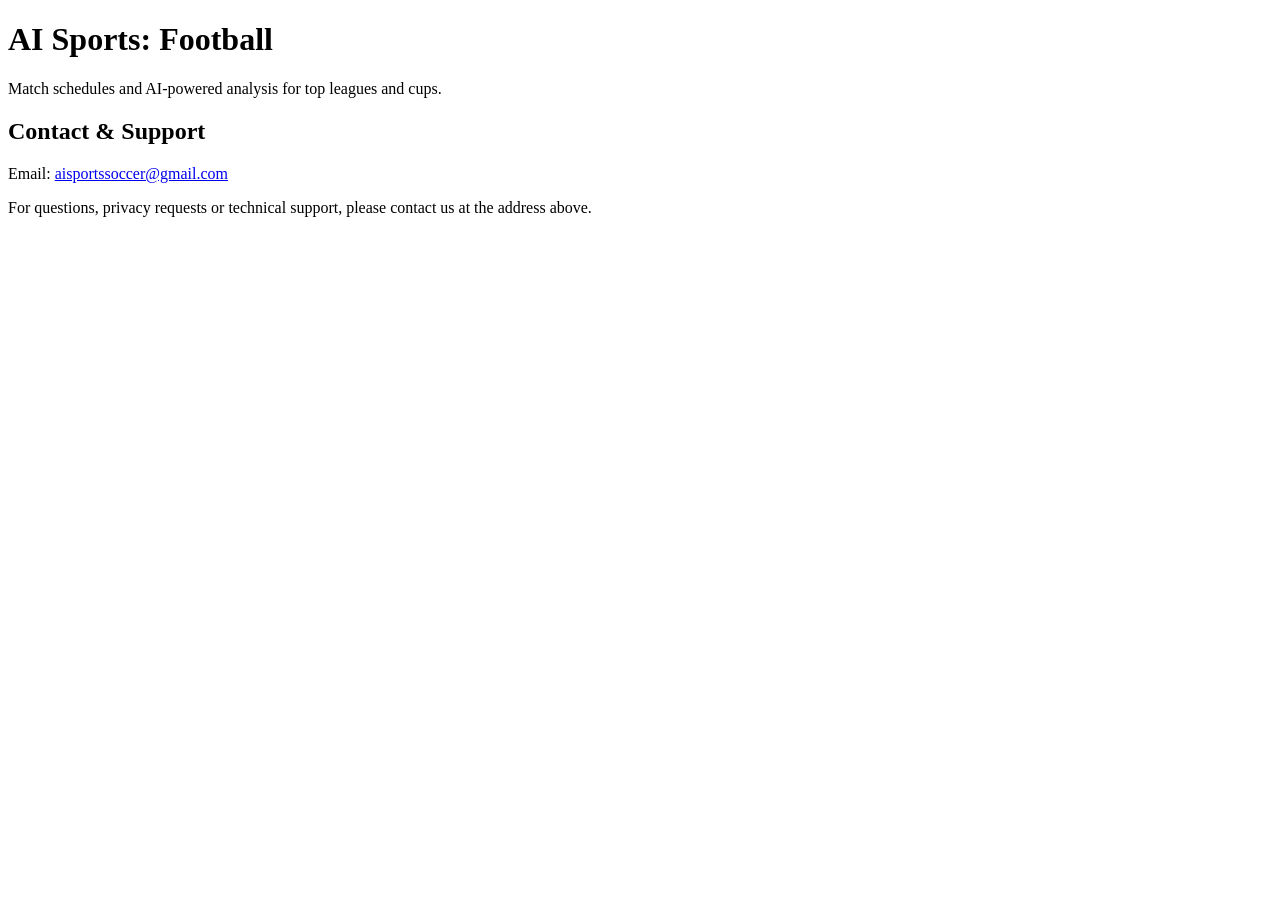
<file: football/aifootball.html>
<!DOCTYPE html>
<html lang="en">
<head>
  <meta charset="UTF-8">
  <meta name="viewport" content="width=device-width, initial-scale=1.0">
  <title>AI Sports: Football</title>
</head>
<body>
  <h1>AI Sports: Football</h1>
  <p>Match schedules and AI-powered analysis for top leagues and cups.</p>
  <h2>Contact &amp; Support</h2>
  <p>Email: <a href="mailto:aisportssoccer@gmail.com">aisportssoccer@gmail.com</a></p>
  <p>For questions, privacy requests or technical support, please contact us at the address above.</p>
</body>
</html>
</file>
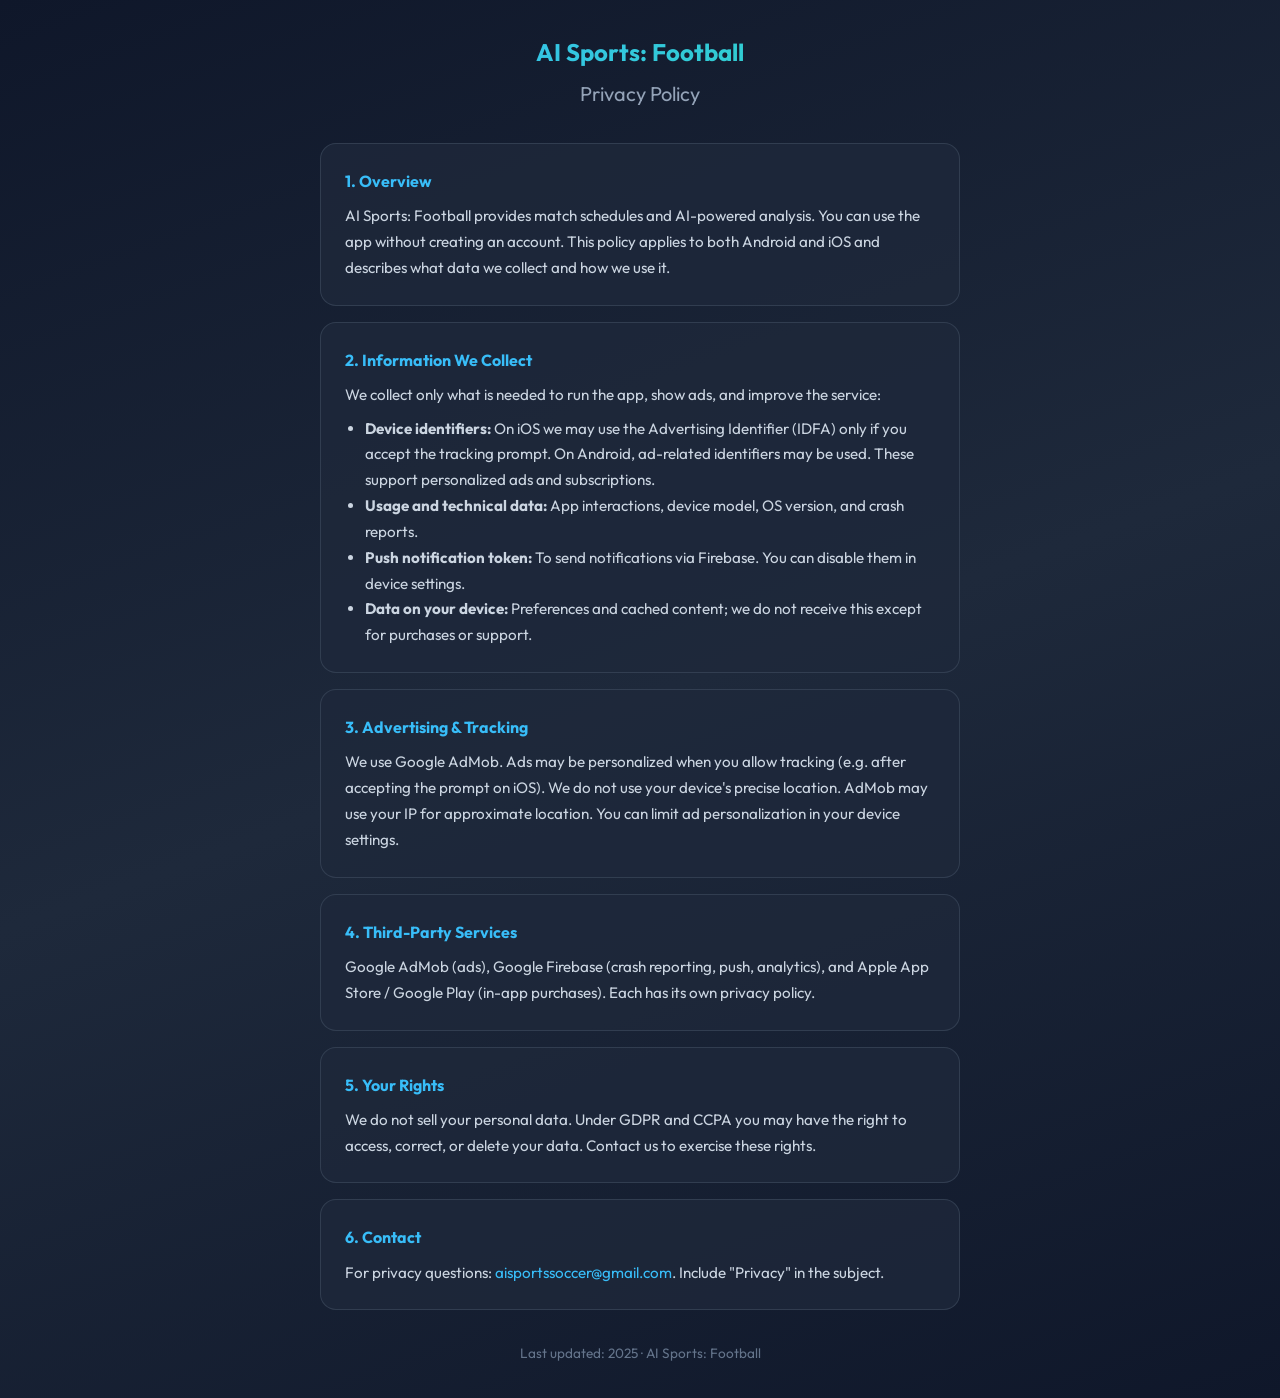
<file: football/privacy.html>
<!DOCTYPE html>
<html lang="en">
<head>
  <meta charset="UTF-8">
  <meta name="viewport" content="width=device-width, initial-scale=1.0">
  <title>Privacy Policy - AI Sports: Football</title>
  <link rel="preconnect" href="https://fonts.googleapis.com">
  <link rel="preconnect" href="https://fonts.gstatic.com" crossorigin>
  <link href="https://fonts.googleapis.com/css2?family=Outfit:wght@400;600;700&display=swap" rel="stylesheet">
  <style>
    * { margin: 0; padding: 0; box-sizing: border-box; }
    body {
      font-family: 'Outfit', -apple-system, sans-serif;
      background: linear-gradient(160deg, #0f172a 0%, #1e293b 50%, #0f172a 100%);
      min-height: 100vh;
      color: #e2e8f0;
      padding: 2rem 1.5rem;
      line-height: 1.7;
    }
    .container { max-width: 640px; margin: 0 auto; }
    header { text-align: center; margin-bottom: 2rem; }
    .logo {
      font-size: 1.5rem;
      font-weight: 700;
      background: linear-gradient(135deg, #38bdf8, #2dd4bf);
      -webkit-background-clip: text;
      -webkit-text-fill-color: transparent;
      background-clip: text;
    }
    h1 { font-size: 1.25rem; color: #94a3b8; font-weight: 400; margin-top: 0.25rem; }
    .card {
      background: rgba(30, 41, 59, 0.8);
      border: 1px solid rgba(71, 85, 105, 0.5);
      border-radius: 16px;
      padding: 1.5rem;
      margin-bottom: 1rem;
    }
    .card h2 { font-size: 1rem; color: #38bdf8; margin-bottom: 0.5rem; }
    .card p { font-size: 0.95rem; color: #cbd5e1; }
    .card ul { margin: 0.5rem 0 0 1.25rem; color: #cbd5e1; font-size: 0.95rem; }
    a { color: #38bdf8; text-decoration: none; }
    a:hover { text-decoration: underline; }
    footer { text-align: center; margin-top: 2rem; font-size: 0.85rem; color: #64748b; }
  </style>
</head>
<body>
  <div class="container">
    <header>
      <p class="logo">AI Sports: Football</p>
      <h1>Privacy Policy</h1>
    </header>

    <div class="card">
      <h2>1. Overview</h2>
      <p>AI Sports: Football provides match schedules and AI-powered analysis. You can use the app without creating an account. This policy applies to both Android and iOS and describes what data we collect and how we use it.</p>
    </div>

    <div class="card">
      <h2>2. Information We Collect</h2>
      <p>We collect only what is needed to run the app, show ads, and improve the service:</p>
      <ul>
        <li><strong>Device identifiers:</strong> On iOS we may use the Advertising Identifier (IDFA) only if you accept the tracking prompt. On Android, ad-related identifiers may be used. These support personalized ads and subscriptions.</li>
        <li><strong>Usage and technical data:</strong> App interactions, device model, OS version, and crash reports.</li>
        <li><strong>Push notification token:</strong> To send notifications via Firebase. You can disable them in device settings.</li>
        <li><strong>Data on your device:</strong> Preferences and cached content; we do not receive this except for purchases or support.</li>
      </ul>
    </div>

    <div class="card">
      <h2>3. Advertising & Tracking</h2>
      <p>We use Google AdMob. Ads may be personalized when you allow tracking (e.g. after accepting the prompt on iOS). We do not use your device's precise location. AdMob may use your IP for approximate location. You can limit ad personalization in your device settings.</p>
    </div>

    <div class="card">
      <h2>4. Third-Party Services</h2>
      <p>Google AdMob (ads), Google Firebase (crash reporting, push, analytics), and Apple App Store / Google Play (in-app purchases). Each has its own privacy policy.</p>
    </div>

    <div class="card">
      <h2>5. Your Rights</h2>
      <p>We do not sell your personal data. Under GDPR and CCPA you may have the right to access, correct, or delete your data. Contact us to exercise these rights.</p>
    </div>

    <div class="card">
      <h2>6. Contact</h2>
      <p>For privacy questions: <a href="mailto:aisportssoccer@gmail.com">aisportssoccer@gmail.com</a>. Include "Privacy" in the subject.</p>
    </div>

    <footer>
      <p>Last updated: 2025 · AI Sports: Football</p>
    </footer>
  </div>
</body>
</html>
</file>
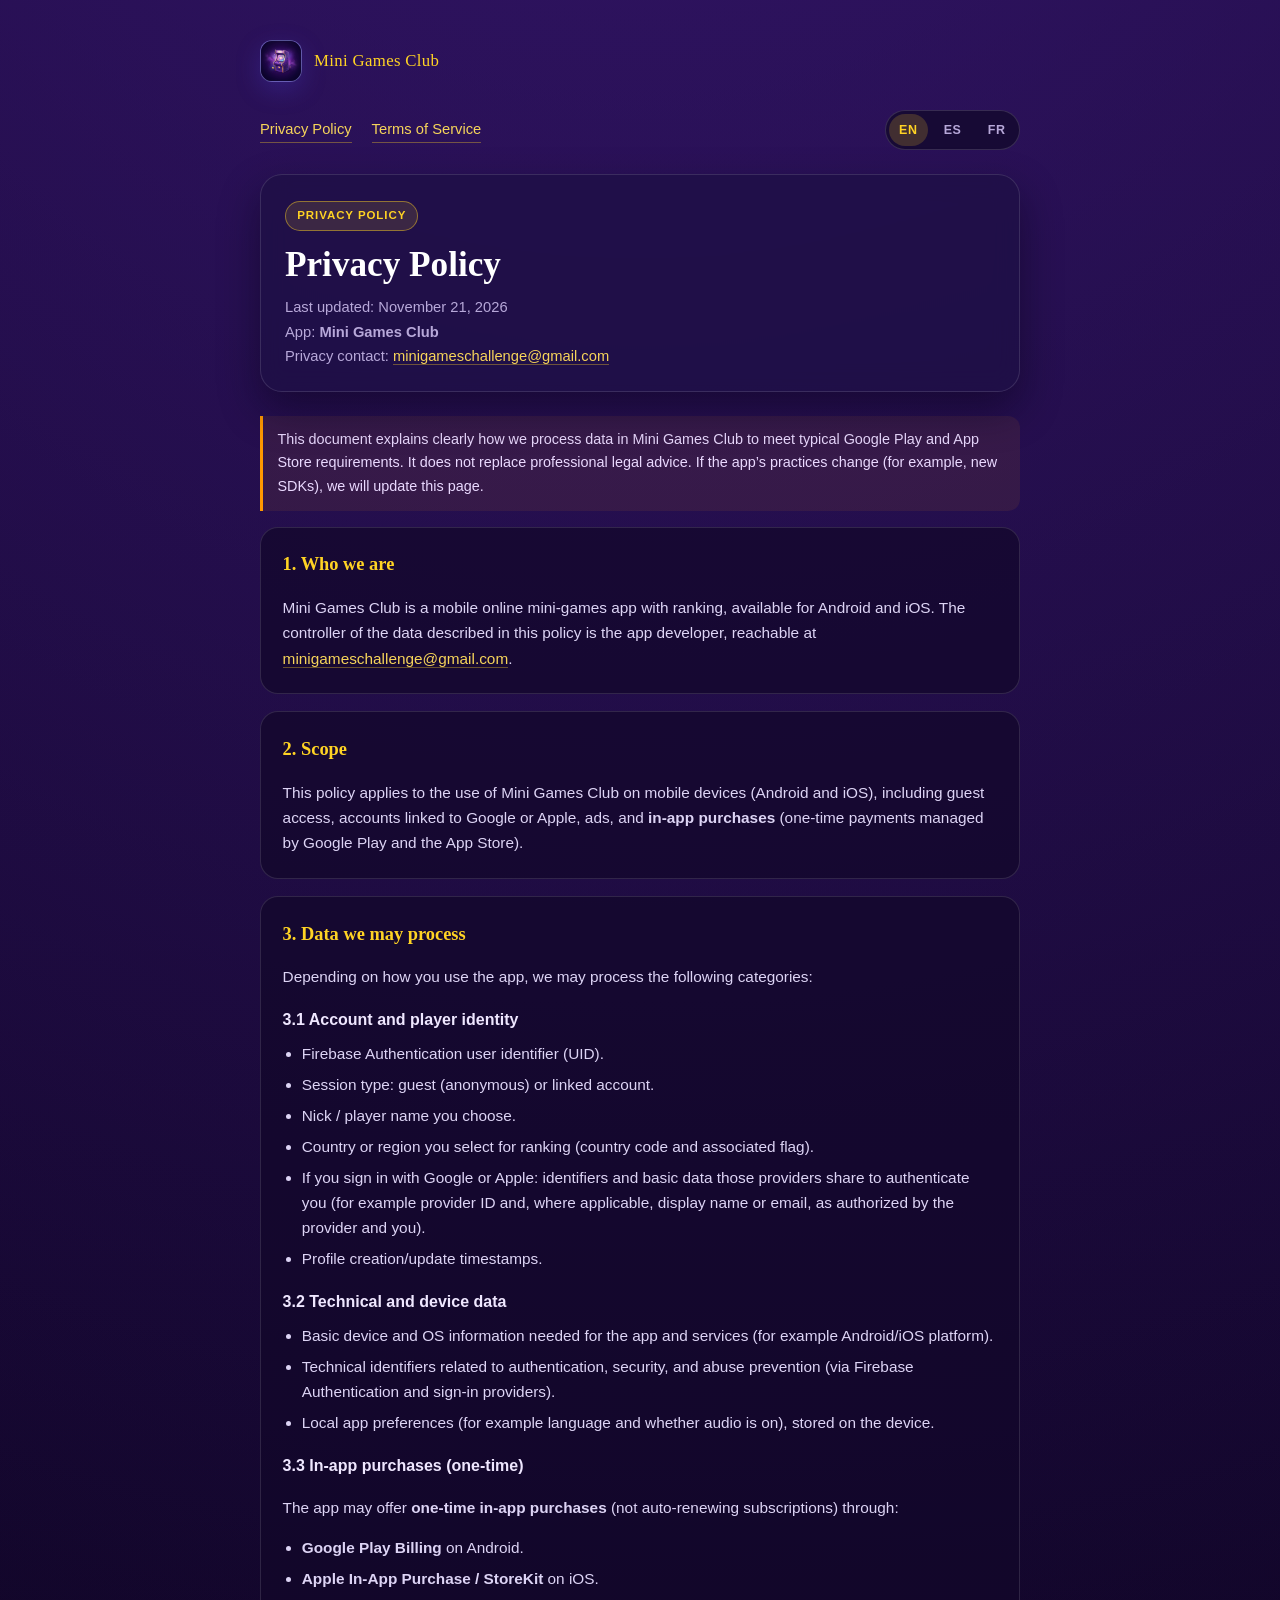
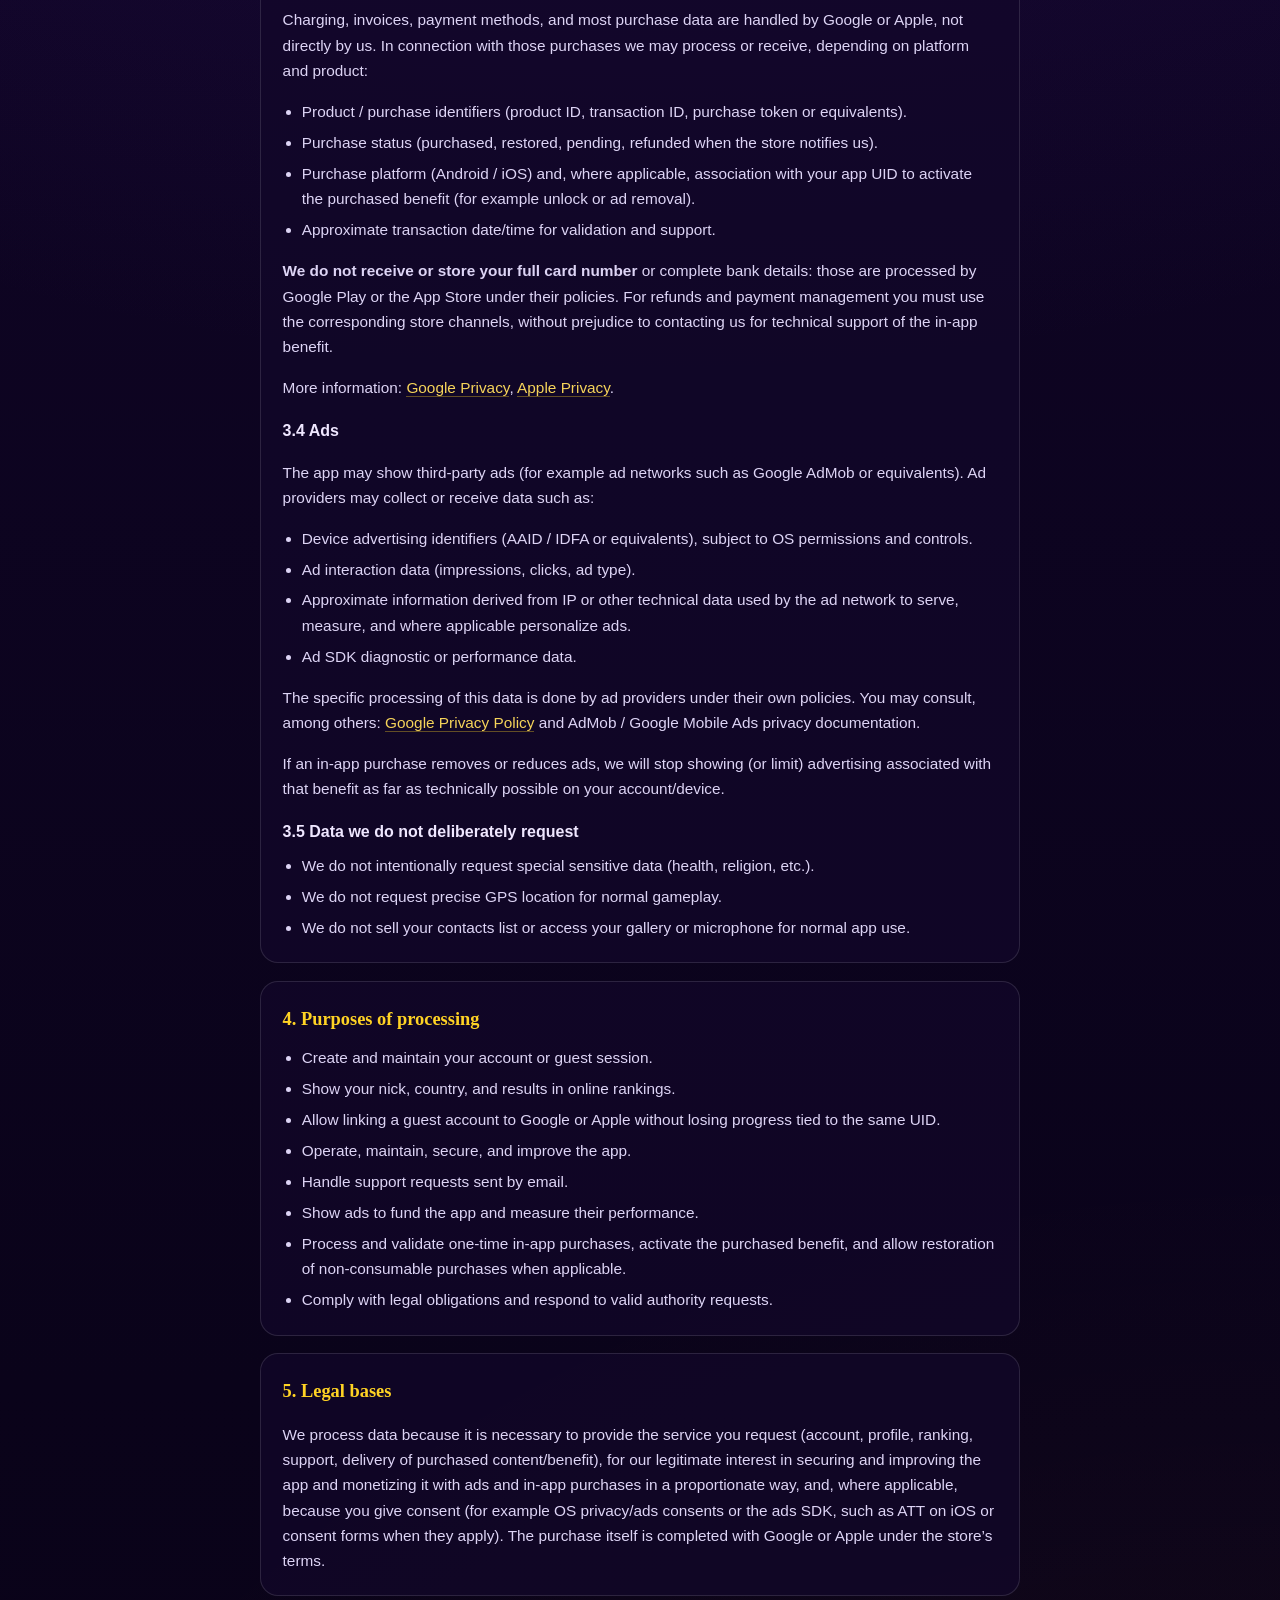
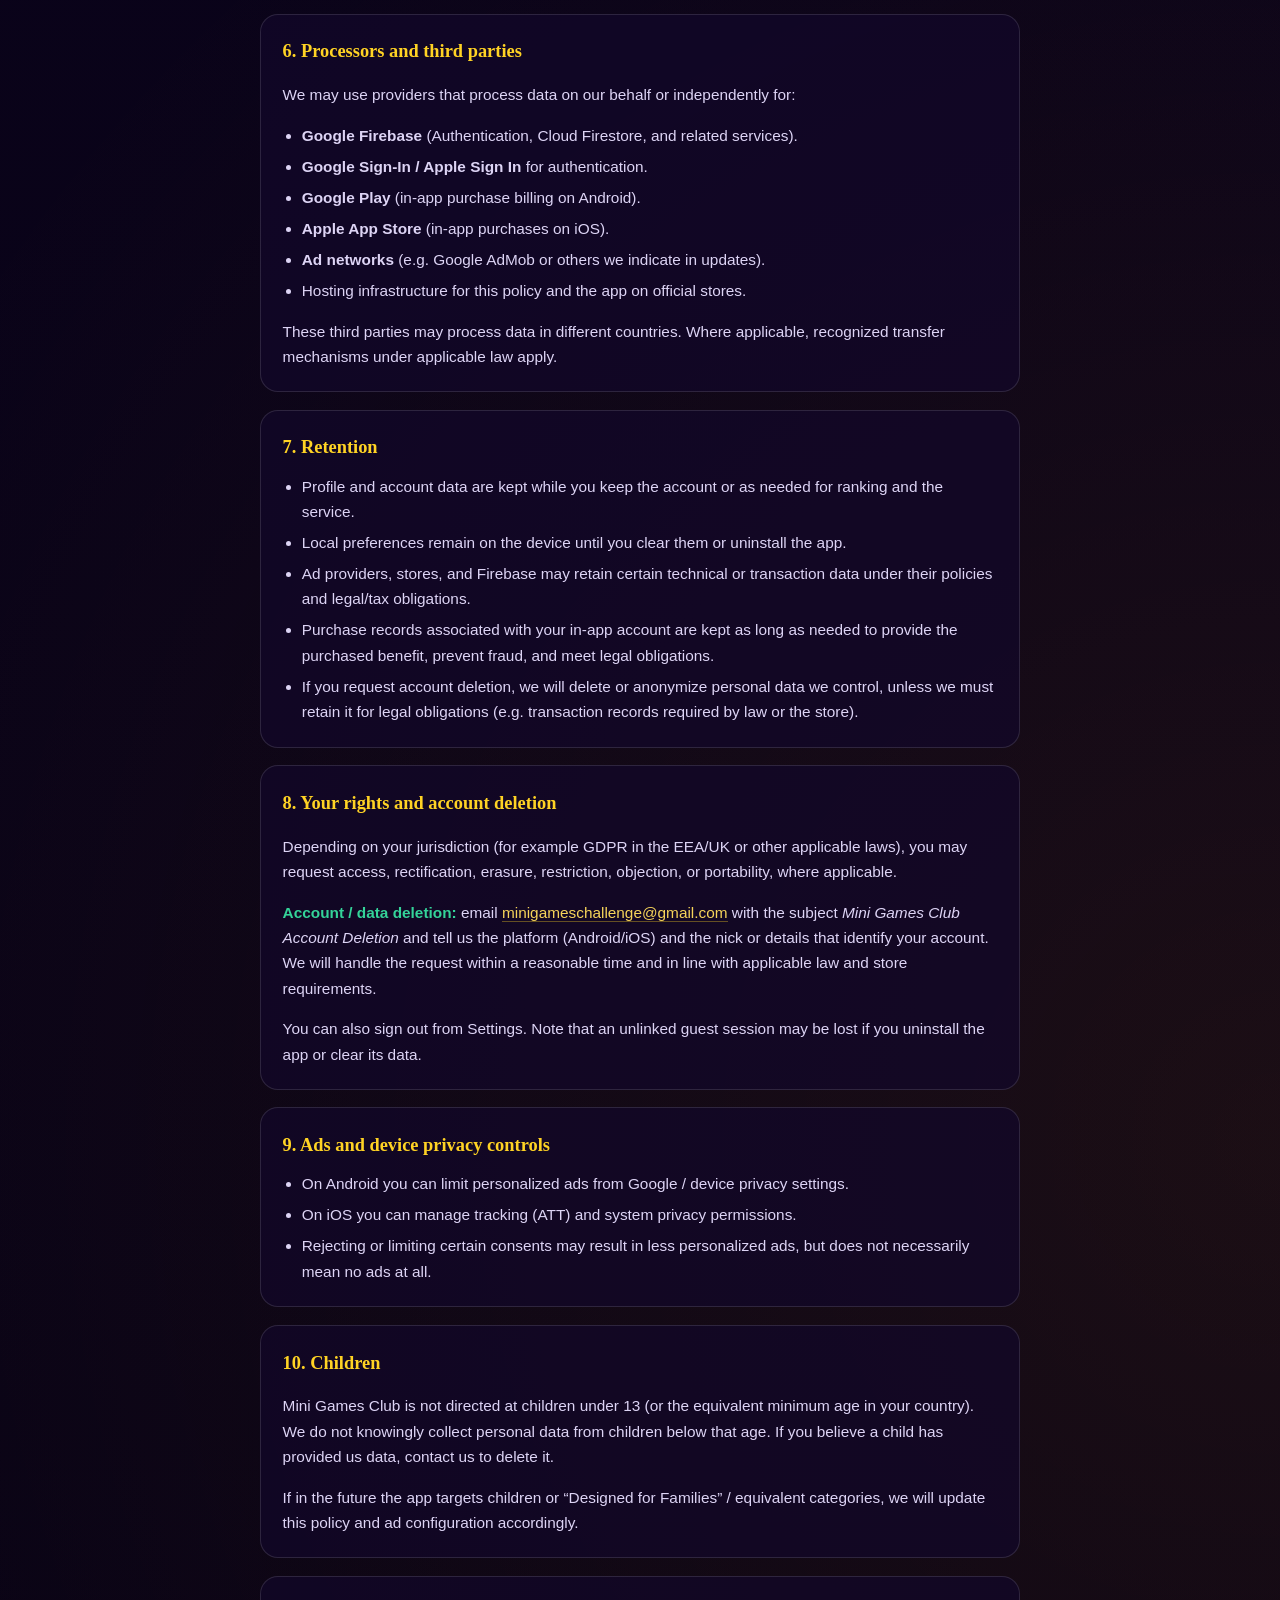
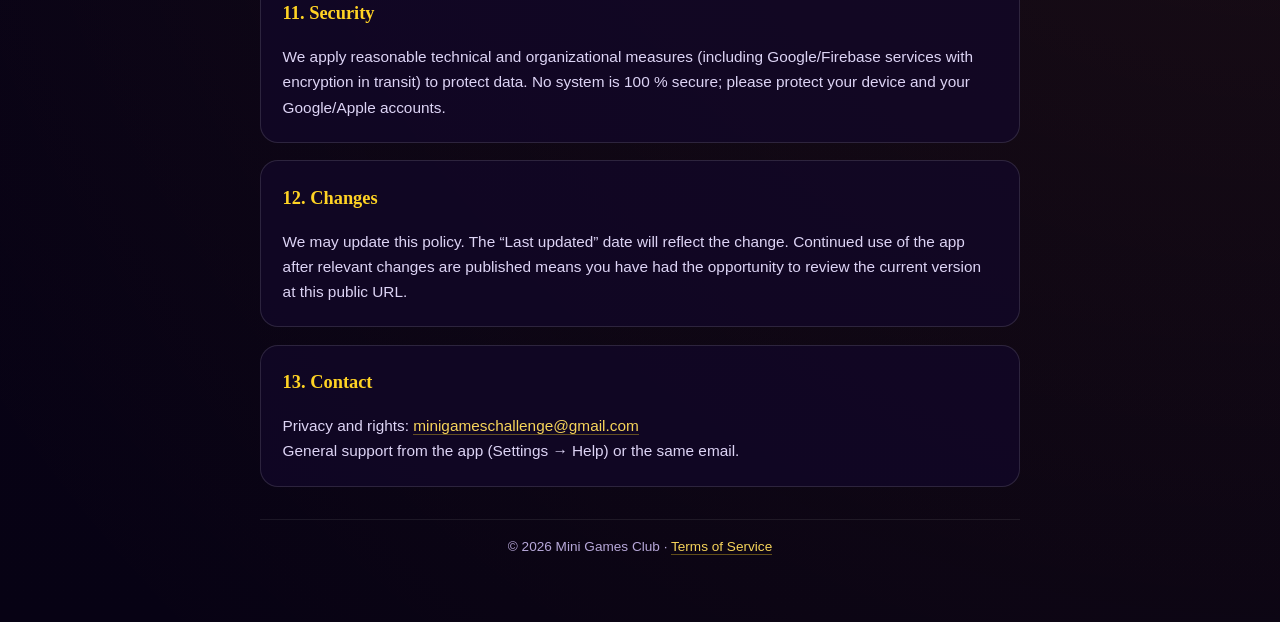
<file: minigames/privacy.html>
<!DOCTYPE html>
<html lang="en">
<head>
  <meta charset="utf-8" />
  <meta http-equiv="refresh" content="0; url=legal/privacy-policy.html" />
  <link rel="canonical" href="https://jasenjo.github.io/minigames/legal/privacy-policy.html" />
  <title>Privacy Policy · Mini Games Club</title>
  <script>location.replace('legal/privacy-policy.html' + location.search + location.hash);</script>
</head>
<body>
  <p><a href="legal/privacy-policy.html">Privacy Policy</a></p>
</body>
</html>
</file>
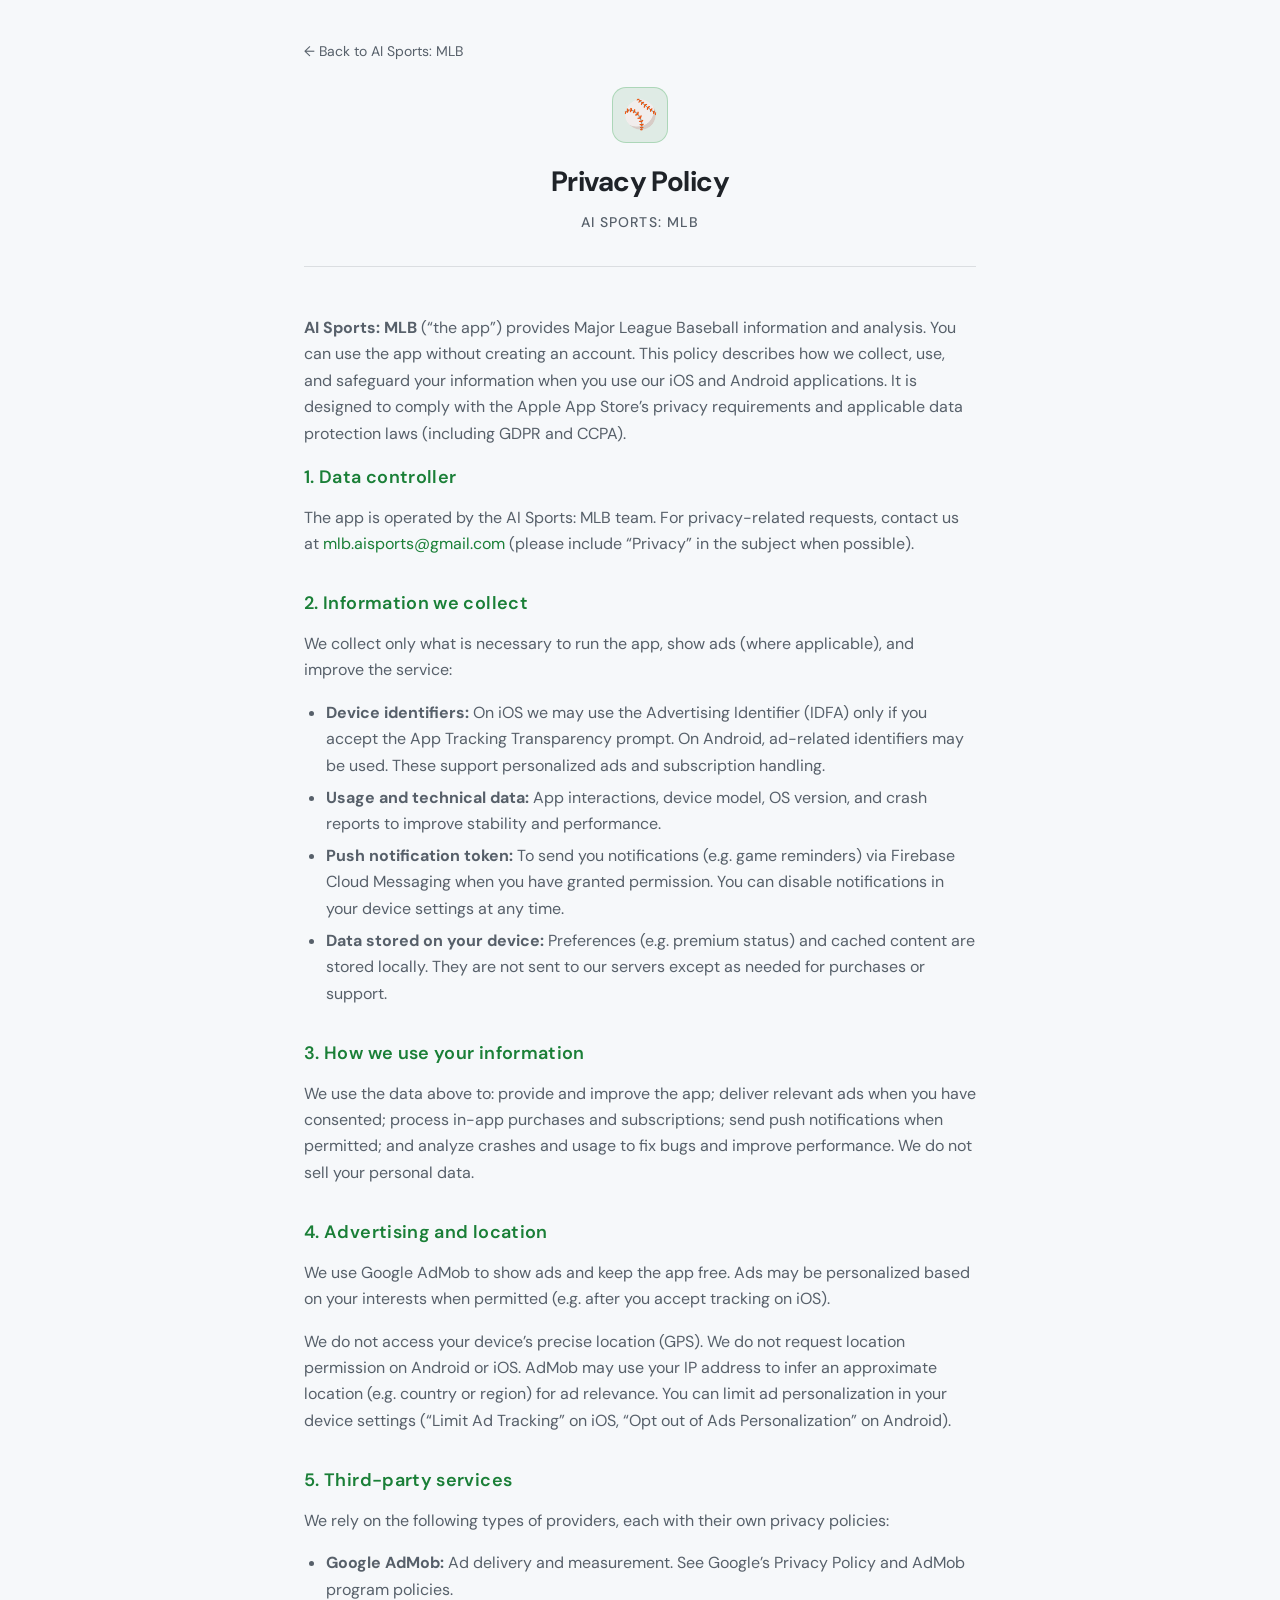
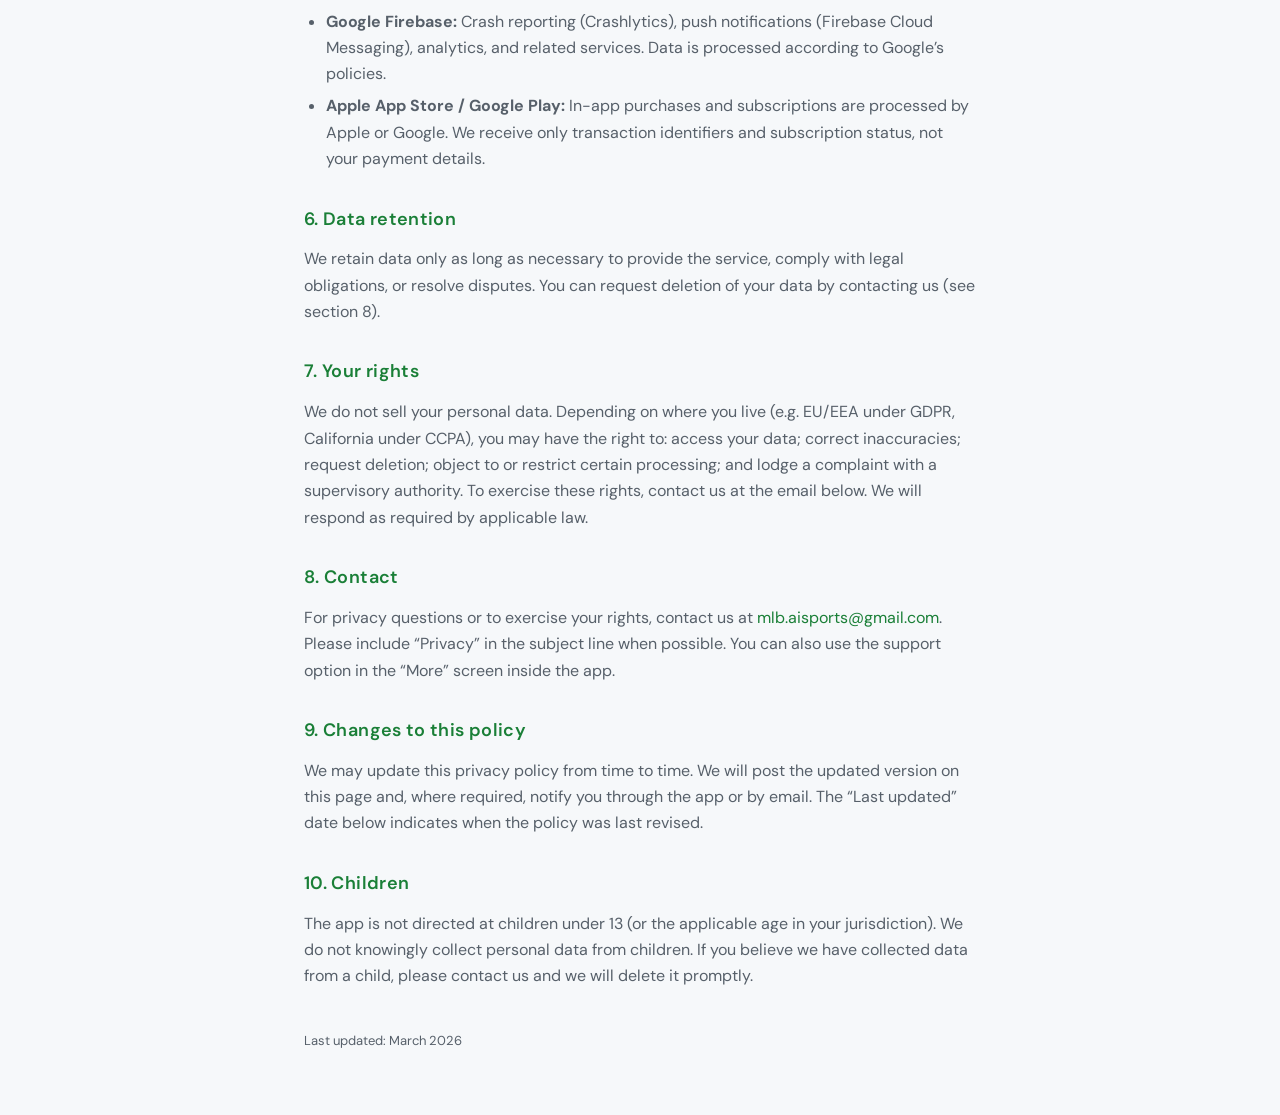
<file: mlb/privacy.html>
<!DOCTYPE html>
<html lang="en">
<head>
  <meta charset="UTF-8">
  <meta name="viewport" content="width=device-width, initial-scale=1.0">
  <meta name="description" content="Privacy Policy for AI Sports: MLB (iOS &amp; Android).">
  <title>Privacy Policy — AI Sports: MLB</title>
  <link rel="preconnect" href="https://fonts.googleapis.com">
  <link rel="preconnect" href="https://fonts.gstatic.com" crossorigin>
  <link href="https://fonts.googleapis.com/css2?family=DM+Sans:ital,opsz,wght@0,9..40,400;0,9..40,500;0,9..40,600;0,9..40,700&display=swap" rel="stylesheet">
  <style>
    :root {
      --bg: #0f1419;
      --surface: #1a1f26;
      --text: #e6edf3;
      --text-muted: #8b949e;
      --accent: #2ea043;
      --accent-soft: rgba(46, 160, 67, 0.12);
      --border: rgba(48, 54, 61, 0.8);
    }
    * { box-sizing: border-box; }
    body {
      margin: 0;
      font-family: 'DM Sans', -apple-system, BlinkMacSystemFont, sans-serif;
      background: var(--bg);
      color: var(--text);
      line-height: 1.65;
      min-height: 100vh;
    }
    .wrap {
      max-width: 720px;
      margin: 0 auto;
      padding: 2.5rem 1.5rem 4rem;
    }
    header {
      text-align: center;
      margin-bottom: 3rem;
      padding-bottom: 2rem;
      border-bottom: 1px solid var(--border);
    }
    .logo {
      width: 56px;
      height: 56px;
      background: var(--accent-soft);
      border: 1px solid rgba(46, 160, 67, 0.28);
      border-radius: 14px;
      display: inline-flex;
      align-items: center;
      justify-content: center;
      margin-bottom: 1rem;
      font-size: 1.75rem;
    }
    h1 {
      font-size: 1.75rem;
      font-weight: 700;
      margin: 0 0 0.35rem;
      letter-spacing: -0.02em;
    }
    .subtitle {
      color: var(--text-muted);
      font-size: 0.875rem;
      font-weight: 500;
      letter-spacing: 0.08em;
      text-transform: uppercase;
    }
    h2 {
      font-size: 1.125rem;
      font-weight: 600;
      color: var(--accent);
      margin: 2rem 0 0.75rem;
      letter-spacing: 0.02em;
    }
    h2:first-of-type { margin-top: 0; }
    p {
      margin: 0 0 1rem;
      color: var(--text-muted);
    }
    p:last-child { margin-bottom: 0; }
    ul {
      margin: 0 0 1rem;
      padding-left: 1.35rem;
      color: var(--text-muted);
    }
    li { margin-bottom: 0.35rem; }
    a {
      color: var(--accent);
      text-decoration: none;
    }
    a:hover { text-decoration: underline; }
    .updated {
      font-size: 0.8125rem;
      color: var(--text-muted);
      margin-top: 2.5rem;
    }
    .back {
      margin-bottom: 1.5rem;
      font-size: 0.875rem;
    }
    .back a { color: var(--text-muted); }
    .back a:hover { color: var(--accent); }
    @media (prefers-color-scheme: light) {
      :root {
        --bg: #f6f8fa;
        --surface: #ffffff;
        --text: #1f2328;
        --text-muted: #57606a;
        --accent: #1a7f37;
        --accent-soft: rgba(26, 127, 55, 0.1);
        --border: rgba(31, 35, 40, 0.12);
      }
    }
  </style>
</head>
<body>
  <div class="wrap">
    <p class="back"><a href="index.html">← Back to AI Sports: MLB</a></p>
    <header>
      <div class="logo" aria-hidden="true">⚾</div>
      <h1>Privacy Policy</h1>
      <p class="subtitle">AI Sports: MLB</p>
    </header>

    <p><strong>AI Sports: MLB</strong> (“the app”) provides Major League Baseball information and analysis. You can use the app without creating an account. This policy describes how we collect, use, and safeguard your information when you use our iOS and Android applications. It is designed to comply with the Apple App Store’s privacy requirements and applicable data protection laws (including GDPR and CCPA).</p>

    <h2>1. Data controller</h2>
    <p>The app is operated by the AI Sports: MLB team. For privacy-related requests, contact us at <a href="mailto:mlb.aisports@gmail.com?subject=Privacy%20-%20AI%20MLB">mlb.aisports@gmail.com</a> (please include “Privacy” in the subject when possible).</p>

    <h2>2. Information we collect</h2>
    <p>We collect only what is necessary to run the app, show ads (where applicable), and improve the service:</p>
    <ul>
      <li><strong>Device identifiers:</strong> On iOS we may use the Advertising Identifier (IDFA) only if you accept the App Tracking Transparency prompt. On Android, ad-related identifiers may be used. These support personalized ads and subscription handling.</li>
      <li><strong>Usage and technical data:</strong> App interactions, device model, OS version, and crash reports to improve stability and performance.</li>
      <li><strong>Push notification token:</strong> To send you notifications (e.g. game reminders) via Firebase Cloud Messaging when you have granted permission. You can disable notifications in your device settings at any time.</li>
      <li><strong>Data stored on your device:</strong> Preferences (e.g. premium status) and cached content are stored locally. They are not sent to our servers except as needed for purchases or support.</li>
    </ul>

    <h2>3. How we use your information</h2>
    <p>We use the data above to: provide and improve the app; deliver relevant ads when you have consented; process in-app purchases and subscriptions; send push notifications when permitted; and analyze crashes and usage to fix bugs and improve performance. We do not sell your personal data.</p>

    <h2>4. Advertising and location</h2>
    <p>We use Google AdMob to show ads and keep the app free. Ads may be personalized based on your interests when permitted (e.g. after you accept tracking on iOS).</p>
    <p>We do not access your device’s precise location (GPS). We do not request location permission on Android or iOS. AdMob may use your IP address to infer an approximate location (e.g. country or region) for ad relevance. You can limit ad personalization in your device settings (“Limit Ad Tracking” on iOS, “Opt out of Ads Personalization” on Android).</p>

    <h2>5. Third-party services</h2>
    <p>We rely on the following types of providers, each with their own privacy policies:</p>
    <ul>
      <li><strong>Google AdMob:</strong> Ad delivery and measurement. See Google’s Privacy Policy and AdMob program policies.</li>
      <li><strong>Google Firebase:</strong> Crash reporting (Crashlytics), push notifications (Firebase Cloud Messaging), analytics, and related services. Data is processed according to Google’s policies.</li>
      <li><strong>Apple App Store / Google Play:</strong> In-app purchases and subscriptions are processed by Apple or Google. We receive only transaction identifiers and subscription status, not your payment details.</li>
    </ul>

    <h2>6. Data retention</h2>
    <p>We retain data only as long as necessary to provide the service, comply with legal obligations, or resolve disputes. You can request deletion of your data by contacting us (see section 8).</p>

    <h2>7. Your rights</h2>
    <p>We do not sell your personal data. Depending on where you live (e.g. EU/EEA under GDPR, California under CCPA), you may have the right to: access your data; correct inaccuracies; request deletion; object to or restrict certain processing; and lodge a complaint with a supervisory authority. To exercise these rights, contact us at the email below. We will respond as required by applicable law.</p>

    <h2>8. Contact</h2>
    <p>For privacy questions or to exercise your rights, contact us at <a href="mailto:mlb.aisports@gmail.com?subject=Privacy%20-%20AI%20MLB">mlb.aisports@gmail.com</a>. Please include “Privacy” in the subject line when possible. You can also use the support option in the “More” screen inside the app.</p>

    <h2>9. Changes to this policy</h2>
    <p>We may update this privacy policy from time to time. We will post the updated version on this page and, where required, notify you through the app or by email. The “Last updated” date below indicates when the policy was last revised.</p>

    <h2>10. Children</h2>
    <p>The app is not directed at children under 13 (or the applicable age in your jurisdiction). We do not knowingly collect personal data from children. If you believe we have collected data from a child, please contact us and we will delete it promptly.</p>

    <p class="updated">Last updated: March 2026</p>
  </div>
</body>
</html>
</file>
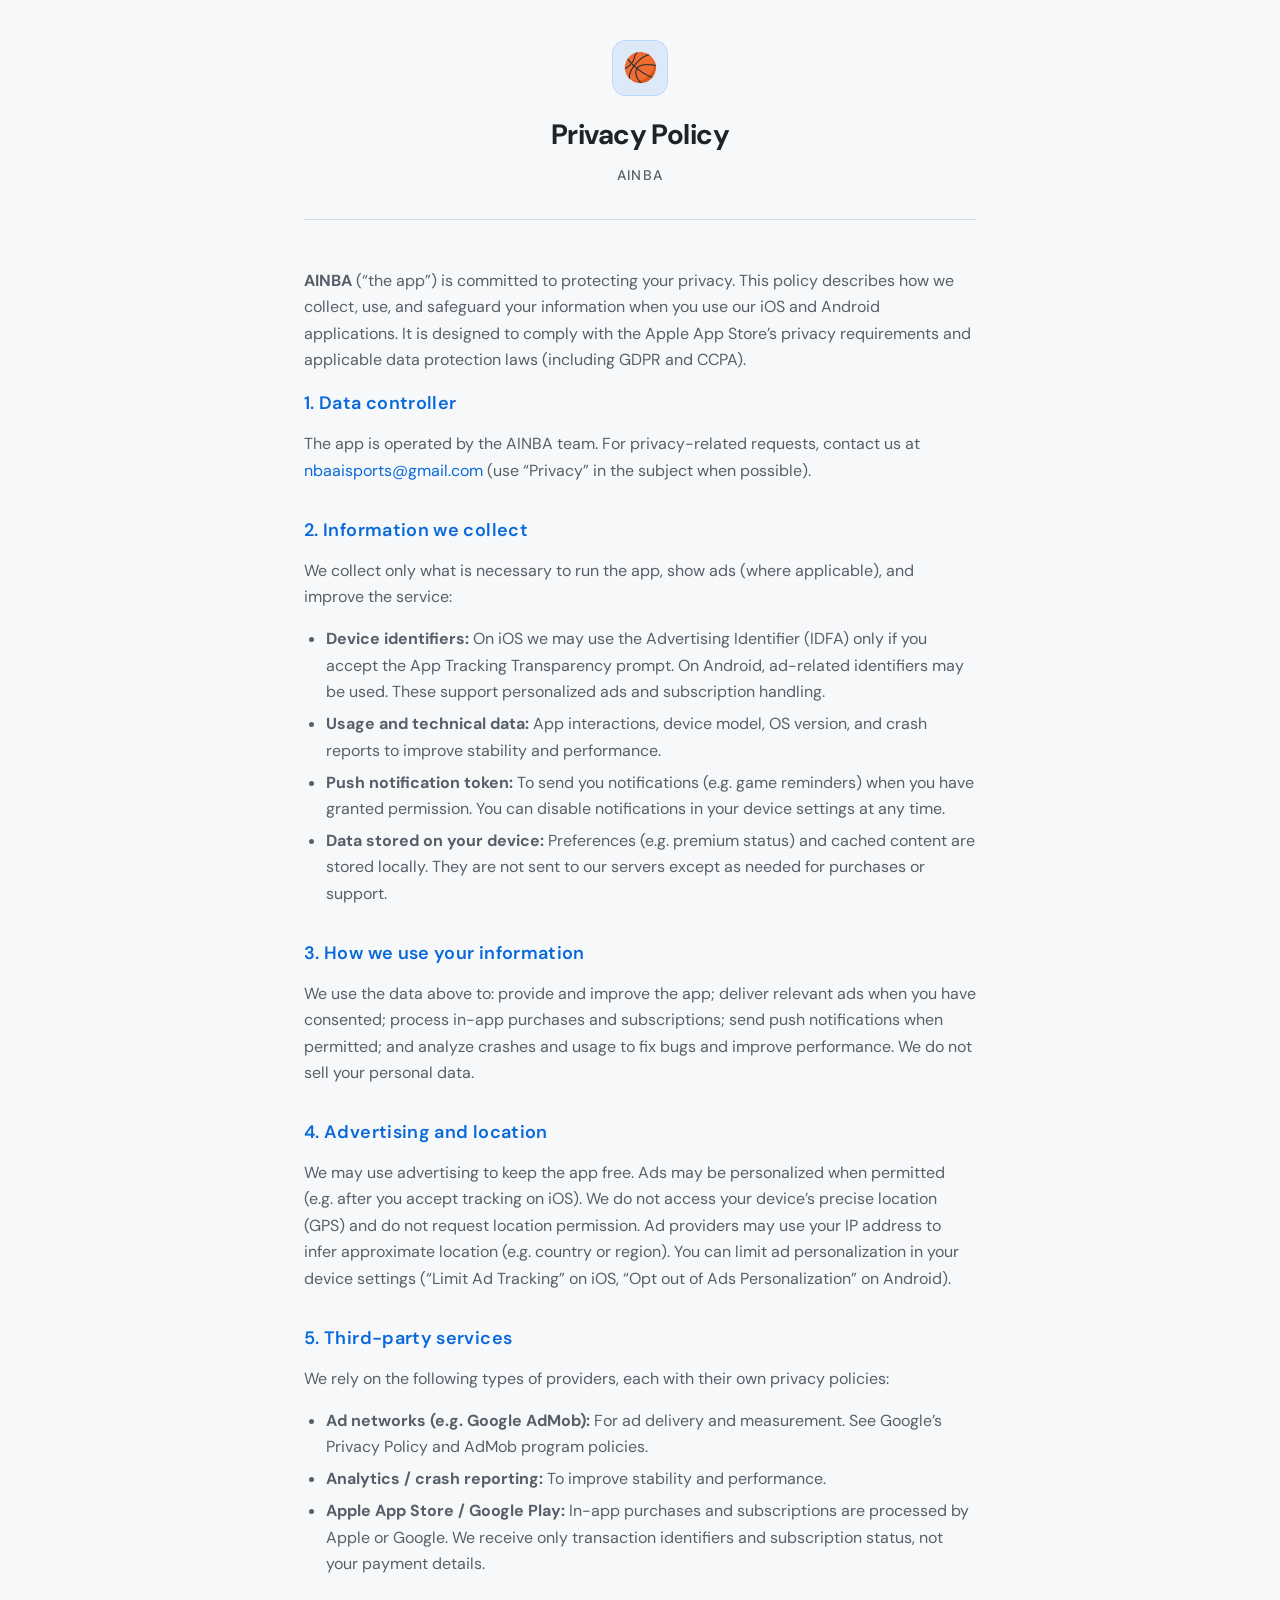
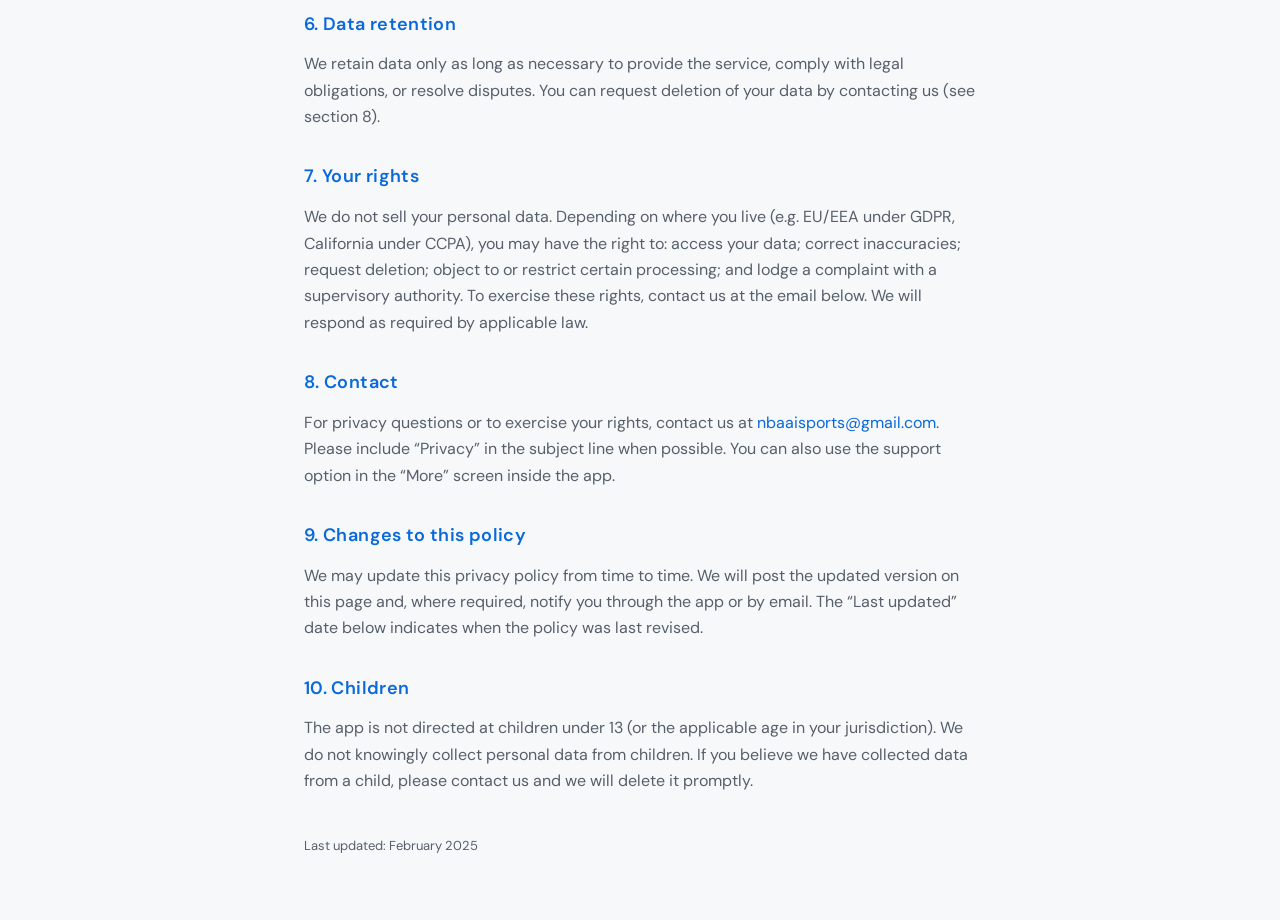
<file: nba/privacy.html>
<!DOCTYPE html>
<html lang="en">
<head>
  <meta charset="UTF-8">
  <meta name="viewport" content="width=device-width, initial-scale=1.0">
  <title>Privacy Policy — AINBA</title>
  <link rel="preconnect" href="https://fonts.googleapis.com">
  <link rel="preconnect" href="https://fonts.gstatic.com" crossorigin>
  <link href="https://fonts.googleapis.com/css2?family=DM+Sans:ital,opsz,wght@0,9..40,400;0,9..40,500;0,9..40,600;0,9..40,700&display=swap" rel="stylesheet">
  <style>
    :root {
      --bg: #0f1419;
      --surface: #1a1f26;
      --surface-hover: #232a33;
      --text: #e6edf3;
      --text-muted: #8b949e;
      --accent: #58a6ff;
      --accent-soft: rgba(88, 166, 255, 0.12);
      --border: rgba(48, 54, 61, 0.8);
    }
    * { box-sizing: border-box; }
    body {
      margin: 0;
      font-family: 'DM Sans', -apple-system, BlinkMacSystemFont, sans-serif;
      background: var(--bg);
      color: var(--text);
      line-height: 1.65;
      min-height: 100vh;
    }
    .wrap {
      max-width: 720px;
      margin: 0 auto;
      padding: 2.5rem 1.5rem 4rem;
    }
    header {
      text-align: center;
      margin-bottom: 3rem;
      padding-bottom: 2rem;
      border-bottom: 1px solid var(--border);
    }
    .logo {
      width: 56px;
      height: 56px;
      background: var(--accent-soft);
      border: 1px solid rgba(88, 166, 255, 0.25);
      border-radius: 14px;
      display: inline-flex;
      align-items: center;
      justify-content: center;
      margin-bottom: 1rem;
      font-size: 1.75rem;
    }
    h1 {
      font-size: 1.75rem;
      font-weight: 700;
      margin: 0 0 0.35rem;
      letter-spacing: -0.02em;
    }
    .subtitle {
      color: var(--text-muted);
      font-size: 0.875rem;
      font-weight: 500;
      letter-spacing: 0.08em;
      text-transform: uppercase;
    }
    h2 {
      font-size: 1.125rem;
      font-weight: 600;
      color: var(--accent);
      margin: 2rem 0 0.75rem;
      letter-spacing: 0.02em;
    }
    h2:first-of-type { margin-top: 0; }
    p {
      margin: 0 0 1rem;
      color: var(--text-muted);
    }
    p:last-child { margin-bottom: 0; }
    ul {
      margin: 0 0 1rem;
      padding-left: 1.35rem;
      color: var(--text-muted);
    }
    li { margin-bottom: 0.35rem; }
    a {
      color: var(--accent);
      text-decoration: none;
    }
    a:hover { text-decoration: underline; }
    .card {
      background: var(--surface);
      border: 1px solid var(--border);
      border-radius: 16px;
      padding: 1.5rem 1.75rem;
      margin-bottom: 1rem;
    }
    .updated {
      font-size: 0.8125rem;
      color: var(--text-muted);
      margin-top: 2.5rem;
    }
    @media (prefers-color-scheme: light) {
      :root {
        --bg: #f6f8fa;
        --surface: #ffffff;
        --surface-hover: #f0f2f5;
        --text: #1f2328;
        --text-muted: #57606a;
        --accent: #0969da;
        --accent-soft: rgba(9, 105, 218, 0.1);
        --border: rgba(31, 35, 40, 0.12);
      }
    }
  </style>
</head>
<body>
  <div class="wrap">
    <header>
      <div class="logo">🏀</div>
      <h1>Privacy Policy</h1>
      <p class="subtitle">AINBA</p>
    </header>

    <p><strong>AINBA</strong> (“the app”) is committed to protecting your privacy. This policy describes how we collect, use, and safeguard your information when you use our iOS and Android applications. It is designed to comply with the Apple App Store’s privacy requirements and applicable data protection laws (including GDPR and CCPA).</p>

    <h2>1. Data controller</h2>
    <p>The app is operated by the AINBA team. For privacy-related requests, contact us at <a href="mailto:nbaaisports@gmail.com?subject=Privacy">nbaaisports@gmail.com</a> (use “Privacy” in the subject when possible).</p>

    <h2>2. Information we collect</h2>
    <p>We collect only what is necessary to run the app, show ads (where applicable), and improve the service:</p>
    <ul>
      <li><strong>Device identifiers:</strong> On iOS we may use the Advertising Identifier (IDFA) only if you accept the App Tracking Transparency prompt. On Android, ad-related identifiers may be used. These support personalized ads and subscription handling.</li>
      <li><strong>Usage and technical data:</strong> App interactions, device model, OS version, and crash reports to improve stability and performance.</li>
      <li><strong>Push notification token:</strong> To send you notifications (e.g. game reminders) when you have granted permission. You can disable notifications in your device settings at any time.</li>
      <li><strong>Data stored on your device:</strong> Preferences (e.g. premium status) and cached content are stored locally. They are not sent to our servers except as needed for purchases or support.</li>
    </ul>

    <h2>3. How we use your information</h2>
    <p>We use the data above to: provide and improve the app; deliver relevant ads when you have consented; process in-app purchases and subscriptions; send push notifications when permitted; and analyze crashes and usage to fix bugs and improve performance. We do not sell your personal data.</p>

    <h2>4. Advertising and location</h2>
    <p>We may use advertising to keep the app free. Ads may be personalized when permitted (e.g. after you accept tracking on iOS). We do not access your device’s precise location (GPS) and do not request location permission. Ad providers may use your IP address to infer approximate location (e.g. country or region). You can limit ad personalization in your device settings (“Limit Ad Tracking” on iOS, “Opt out of Ads Personalization” on Android).</p>

    <h2>5. Third-party services</h2>
    <p>We rely on the following types of providers, each with their own privacy policies:</p>
    <ul>
      <li><strong>Ad networks (e.g. Google AdMob):</strong> For ad delivery and measurement. See Google’s Privacy Policy and AdMob program policies.</li>
      <li><strong>Analytics / crash reporting:</strong> To improve stability and performance.</li>
      <li><strong>Apple App Store / Google Play:</strong> In-app purchases and subscriptions are processed by Apple or Google. We receive only transaction identifiers and subscription status, not your payment details.</li>
    </ul>

    <h2>6. Data retention</h2>
    <p>We retain data only as long as necessary to provide the service, comply with legal obligations, or resolve disputes. You can request deletion of your data by contacting us (see section 8).</p>

    <h2>7. Your rights</h2>
    <p>We do not sell your personal data. Depending on where you live (e.g. EU/EEA under GDPR, California under CCPA), you may have the right to: access your data; correct inaccuracies; request deletion; object to or restrict certain processing; and lodge a complaint with a supervisory authority. To exercise these rights, contact us at the email below. We will respond as required by applicable law.</p>

    <h2>8. Contact</h2>
    <p>For privacy questions or to exercise your rights, contact us at <a href="mailto:nbaaisports@gmail.com?subject=Privacy">nbaaisports@gmail.com</a>. Please include “Privacy” in the subject line when possible. You can also use the support option in the “More” screen inside the app.</p>

    <h2>9. Changes to this policy</h2>
    <p>We may update this privacy policy from time to time. We will post the updated version on this page and, where required, notify you through the app or by email. The “Last updated” date below indicates when the policy was last revised.</p>

    <h2>10. Children</h2>
    <p>The app is not directed at children under 13 (or the applicable age in your jurisdiction). We do not knowingly collect personal data from children. If you believe we have collected data from a child, please contact us and we will delete it promptly.</p>

    <p class="updated">Last updated: February 2025</p>
  </div>
</body>
</html>
</file>
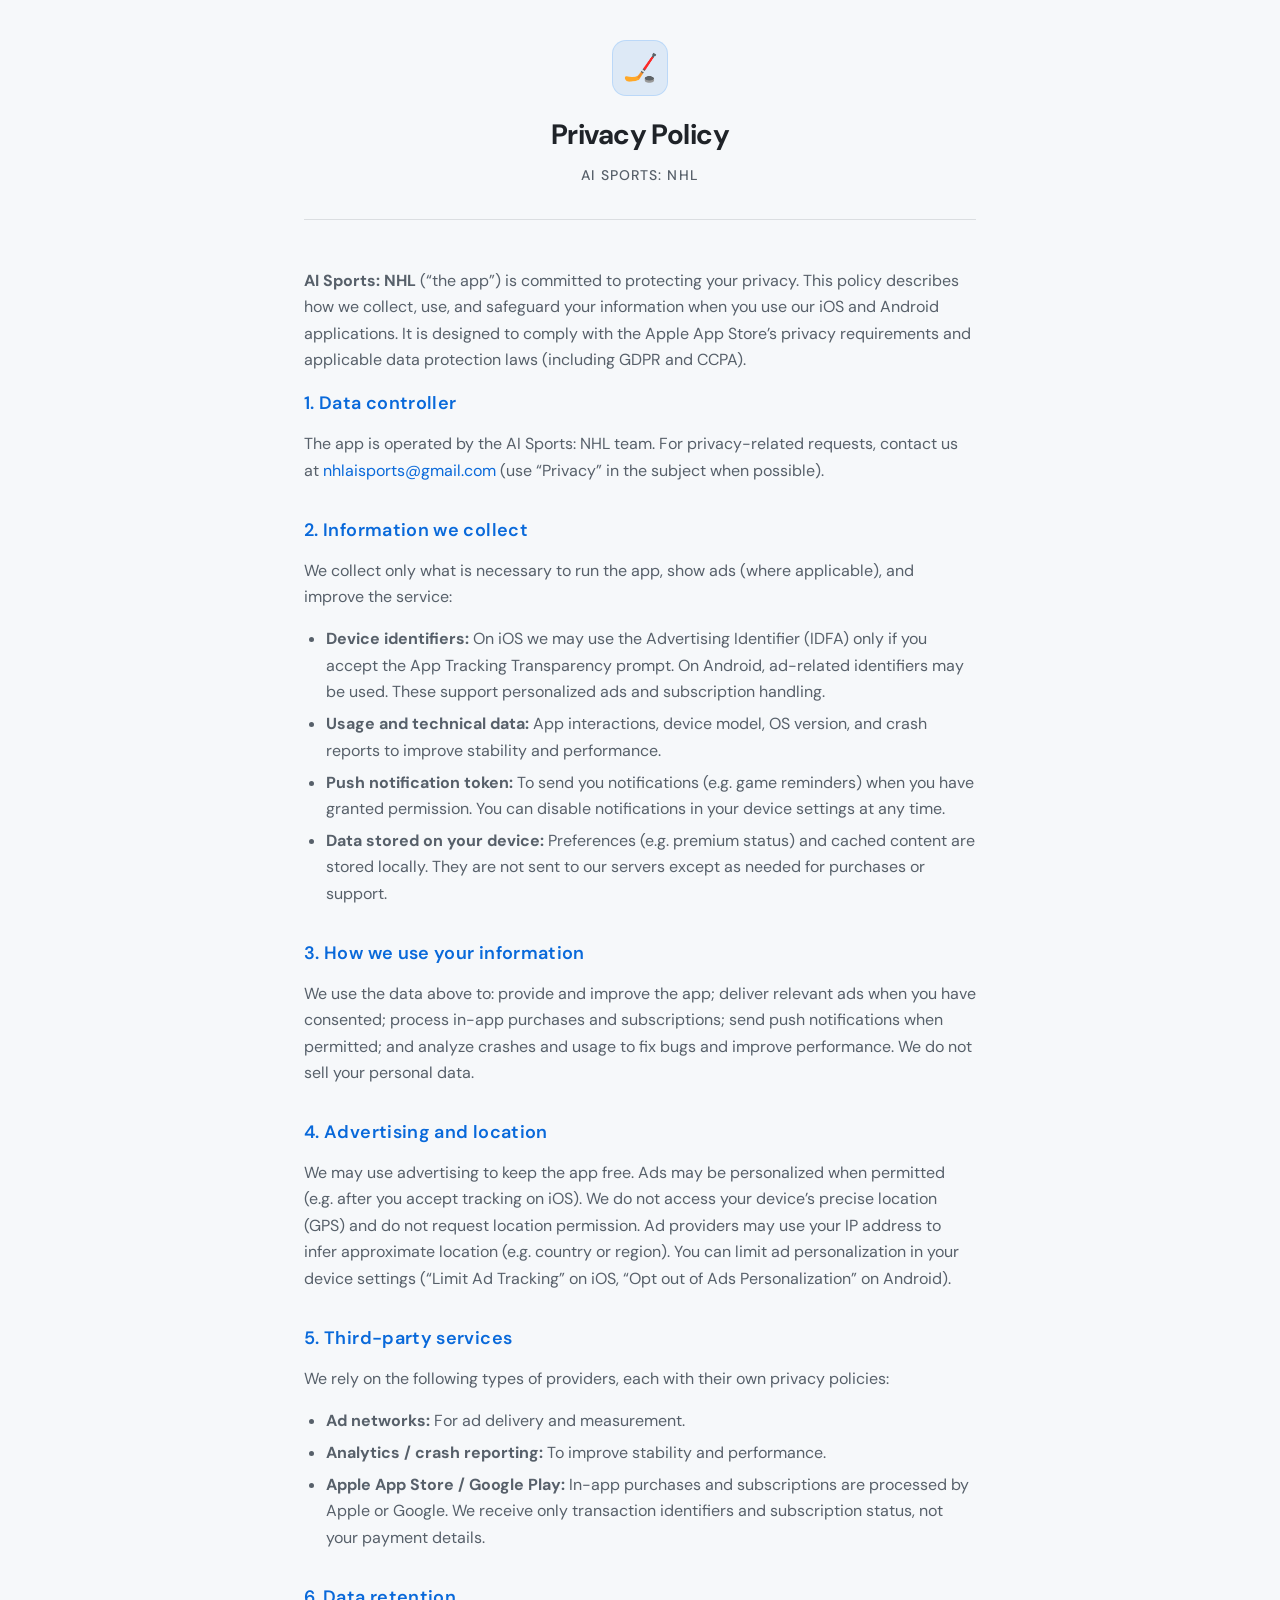
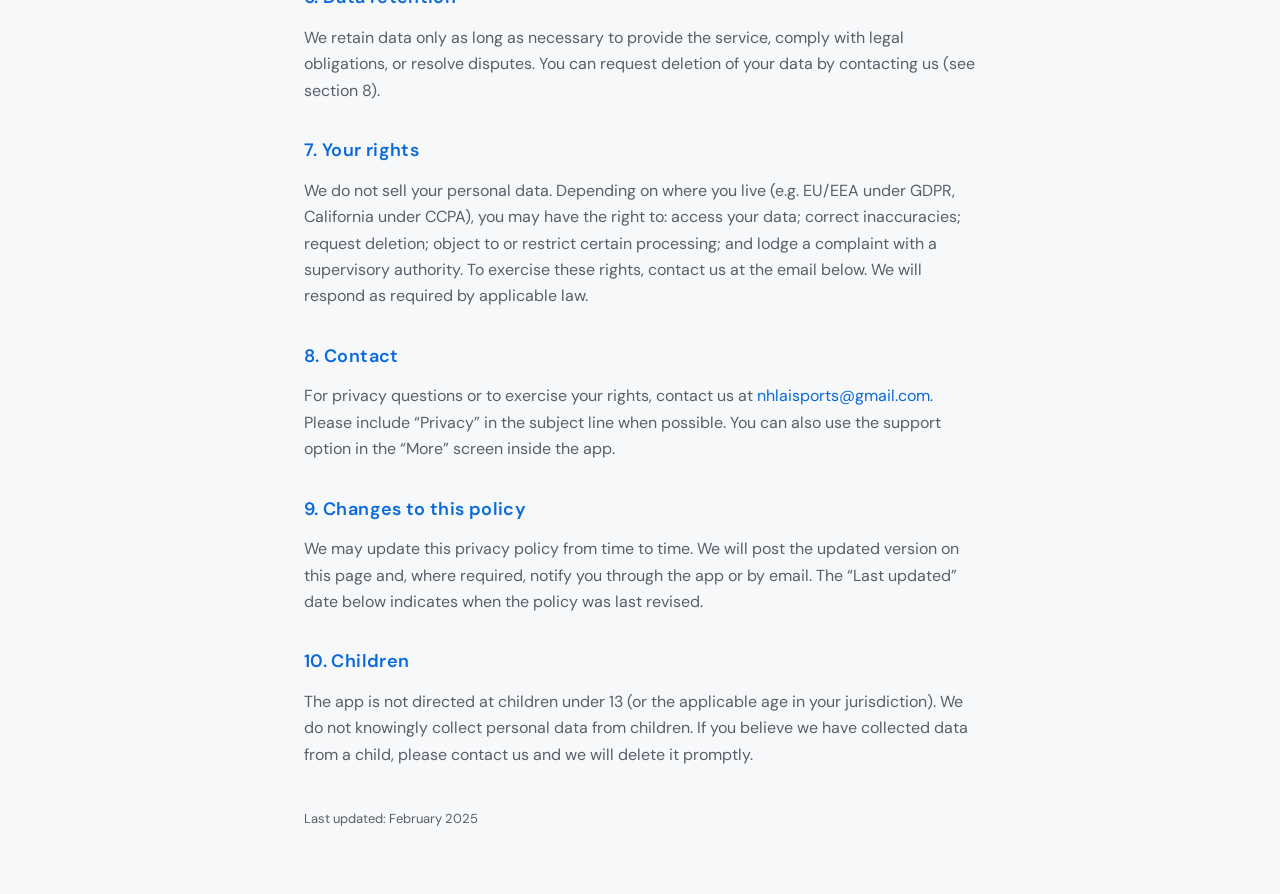
<file: nhl/privacy.html>
<!DOCTYPE html>
<html lang="en">
<head>
  <meta charset="UTF-8">
  <meta name="viewport" content="width=device-width, initial-scale=1.0">
  <title>Privacy Policy — AI Sports: NHL</title>
  <link rel="preconnect" href="https://fonts.googleapis.com">
  <link rel="preconnect" href="https://fonts.gstatic.com" crossorigin>
  <link href="https://fonts.googleapis.com/css2?family=DM+Sans:ital,opsz,wght@0,9..40,400;0,9..40,500;0,9..40,600;0,9..40,700&display=swap" rel="stylesheet">
  <style>
    :root {
      --bg: #0f1419;
      --surface: #1a1f26;
      --surface-hover: #232a33;
      --text: #e6edf3;
      --text-muted: #8b949e;
      --accent: #58a6ff;
      --accent-soft: rgba(88, 166, 255, 0.12);
      --border: rgba(48, 54, 61, 0.8);
    }
    * { box-sizing: border-box; }
    body {
      margin: 0;
      font-family: 'DM Sans', -apple-system, BlinkMacSystemFont, sans-serif;
      background: var(--bg);
      color: var(--text);
      line-height: 1.65;
      min-height: 100vh;
    }
    .wrap {
      max-width: 720px;
      margin: 0 auto;
      padding: 2.5rem 1.5rem 4rem;
    }
    header {
      text-align: center;
      margin-bottom: 3rem;
      padding-bottom: 2rem;
      border-bottom: 1px solid var(--border);
    }
    .logo {
      width: 56px;
      height: 56px;
      background: var(--accent-soft);
      border: 1px solid rgba(88, 166, 255, 0.25);
      border-radius: 14px;
      display: inline-flex;
      align-items: center;
      justify-content: center;
      margin-bottom: 1rem;
      font-size: 1.75rem;
    }
    h1 {
      font-size: 1.75rem;
      font-weight: 700;
      margin: 0 0 0.35rem;
      letter-spacing: -0.02em;
    }
    .subtitle {
      color: var(--text-muted);
      font-size: 0.875rem;
      font-weight: 500;
      letter-spacing: 0.08em;
      text-transform: uppercase;
    }
    h2 {
      font-size: 1.125rem;
      font-weight: 600;
      color: var(--accent);
      margin: 2rem 0 0.75rem;
      letter-spacing: 0.02em;
    }
    h2:first-of-type { margin-top: 0; }
    p {
      margin: 0 0 1rem;
      color: var(--text-muted);
    }
    p:last-child { margin-bottom: 0; }
    ul {
      margin: 0 0 1rem;
      padding-left: 1.35rem;
      color: var(--text-muted);
    }
    li { margin-bottom: 0.35rem; }
    a {
      color: var(--accent);
      text-decoration: none;
    }
    a:hover { text-decoration: underline; }
    .card {
      background: var(--surface);
      border: 1px solid var(--border);
      border-radius: 16px;
      padding: 1.5rem 1.75rem;
      margin-bottom: 1rem;
    }
    .updated {
      font-size: 0.8125rem;
      color: var(--text-muted);
      margin-top: 2.5rem;
    }
    @media (prefers-color-scheme: light) {
      :root {
        --bg: #f6f8fa;
        --surface: #ffffff;
        --surface-hover: #f0f2f5;
        --text: #1f2328;
        --text-muted: #57606a;
        --accent: #0969da;
        --accent-soft: rgba(9, 105, 218, 0.1);
        --border: rgba(31, 35, 40, 0.12);
      }
    }
  </style>
</head>
<body>
  <div class="wrap">
    <header>
      <div class="logo">🏒</div>
      <h1>Privacy Policy</h1>
      <p class="subtitle">AI Sports: NHL</p>
    </header>

    <p><strong>AI Sports: NHL</strong> (“the app”) is committed to protecting your privacy. This policy describes how we collect, use, and safeguard your information when you use our iOS and Android applications. It is designed to comply with the Apple App Store’s privacy requirements and applicable data protection laws (including GDPR and CCPA).</p>

    <h2>1. Data controller</h2>
    <p>The app is operated by the AI Sports: NHL team. For privacy-related requests, contact us at <a href="mailto:nhlaisports@gmail.com?subject=Privacy">nhlaisports@gmail.com</a> (use “Privacy” in the subject when possible).</p>

    <h2>2. Information we collect</h2>
    <p>We collect only what is necessary to run the app, show ads (where applicable), and improve the service:</p>
    <ul>
      <li><strong>Device identifiers:</strong> On iOS we may use the Advertising Identifier (IDFA) only if you accept the App Tracking Transparency prompt. On Android, ad-related identifiers may be used. These support personalized ads and subscription handling.</li>
      <li><strong>Usage and technical data:</strong> App interactions, device model, OS version, and crash reports to improve stability and performance.</li>
      <li><strong>Push notification token:</strong> To send you notifications (e.g. game reminders) when you have granted permission. You can disable notifications in your device settings at any time.</li>
      <li><strong>Data stored on your device:</strong> Preferences (e.g. premium status) and cached content are stored locally. They are not sent to our servers except as needed for purchases or support.</li>
    </ul>

    <h2>3. How we use your information</h2>
    <p>We use the data above to: provide and improve the app; deliver relevant ads when you have consented; process in-app purchases and subscriptions; send push notifications when permitted; and analyze crashes and usage to fix bugs and improve performance. We do not sell your personal data.</p>

    <h2>4. Advertising and location</h2>
    <p>We may use advertising to keep the app free. Ads may be personalized when permitted (e.g. after you accept tracking on iOS). We do not access your device’s precise location (GPS) and do not request location permission. Ad providers may use your IP address to infer approximate location (e.g. country or region). You can limit ad personalization in your device settings (“Limit Ad Tracking” on iOS, “Opt out of Ads Personalization” on Android).</p>

    <h2>5. Third-party services</h2>
    <p>We rely on the following types of providers, each with their own privacy policies:</p>
    <ul>
      <li><strong>Ad networks:</strong> For ad delivery and measurement.</li>
      <li><strong>Analytics / crash reporting:</strong> To improve stability and performance.</li>
      <li><strong>Apple App Store / Google Play:</strong> In-app purchases and subscriptions are processed by Apple or Google. We receive only transaction identifiers and subscription status, not your payment details.</li>
    </ul>

    <h2>6. Data retention</h2>
    <p>We retain data only as long as necessary to provide the service, comply with legal obligations, or resolve disputes. You can request deletion of your data by contacting us (see section 8).</p>

    <h2>7. Your rights</h2>
    <p>We do not sell your personal data. Depending on where you live (e.g. EU/EEA under GDPR, California under CCPA), you may have the right to: access your data; correct inaccuracies; request deletion; object to or restrict certain processing; and lodge a complaint with a supervisory authority. To exercise these rights, contact us at the email below. We will respond as required by applicable law.</p>

    <h2>8. Contact</h2>
    <p>For privacy questions or to exercise your rights, contact us at <a href="mailto:nhlaisports@gmail.com?subject=Privacy">nhlaisports@gmail.com</a>. Please include “Privacy” in the subject line when possible. You can also use the support option in the “More” screen inside the app.</p>

    <h2>9. Changes to this policy</h2>
    <p>We may update this privacy policy from time to time. We will post the updated version on this page and, where required, notify you through the app or by email. The “Last updated” date below indicates when the policy was last revised.</p>

    <h2>10. Children</h2>
    <p>The app is not directed at children under 13 (or the applicable age in your jurisdiction). We do not knowingly collect personal data from children. If you believe we have collected data from a child, please contact us and we will delete it promptly.</p>

    <p class="updated">Last updated: February 2025</p>
  </div>
</body>
</html>
</file>
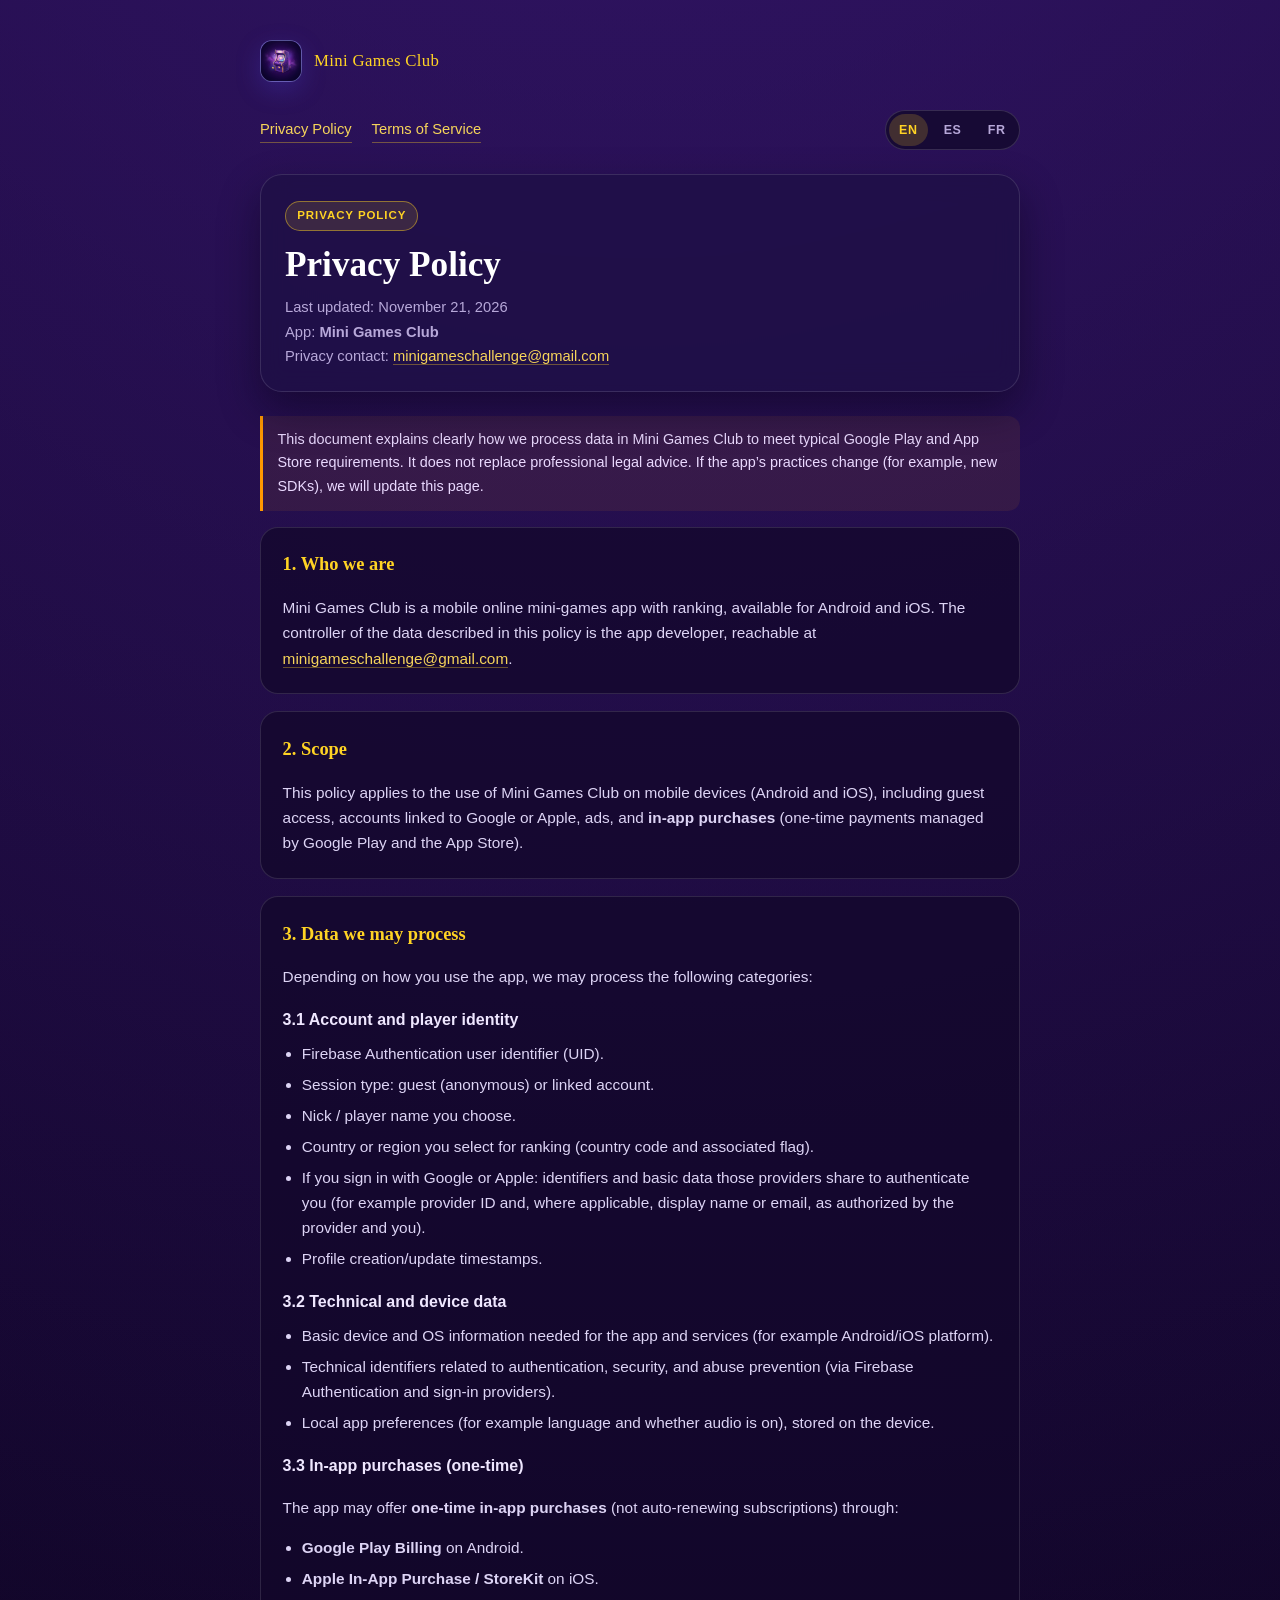
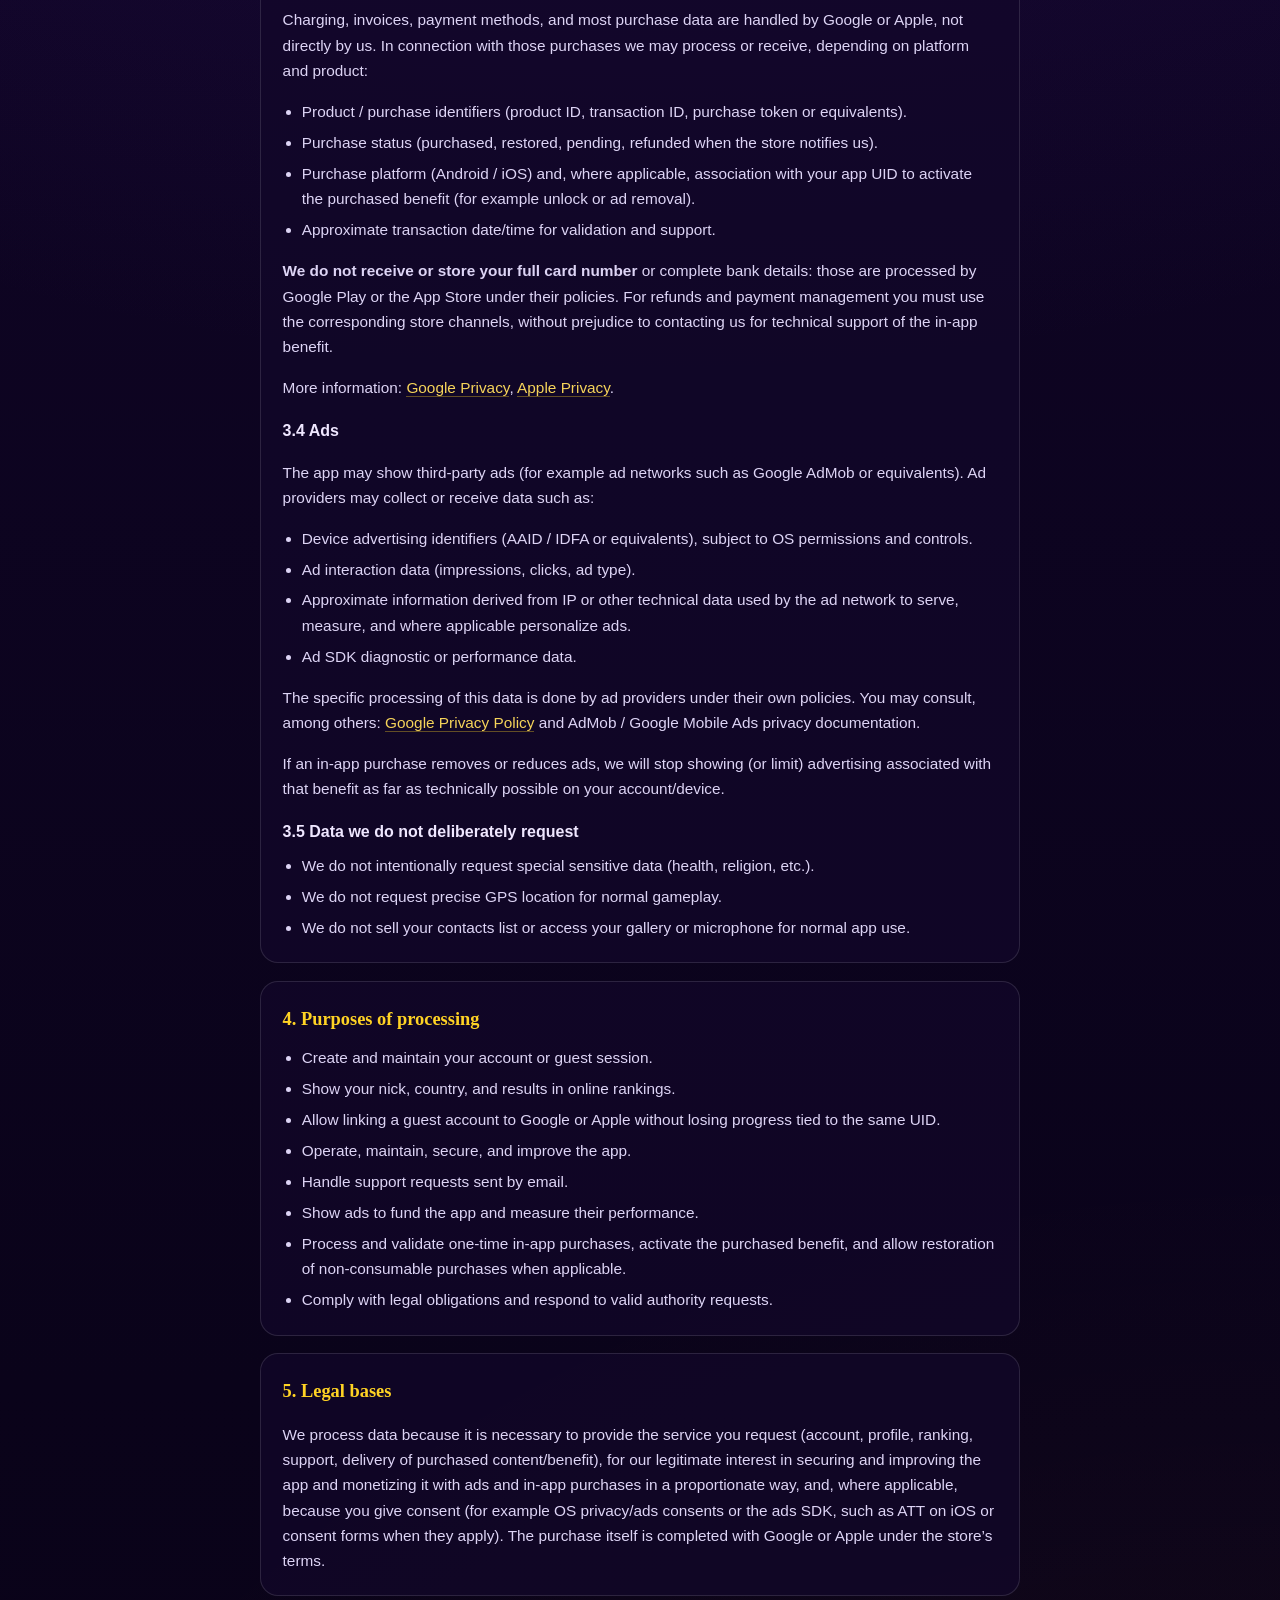
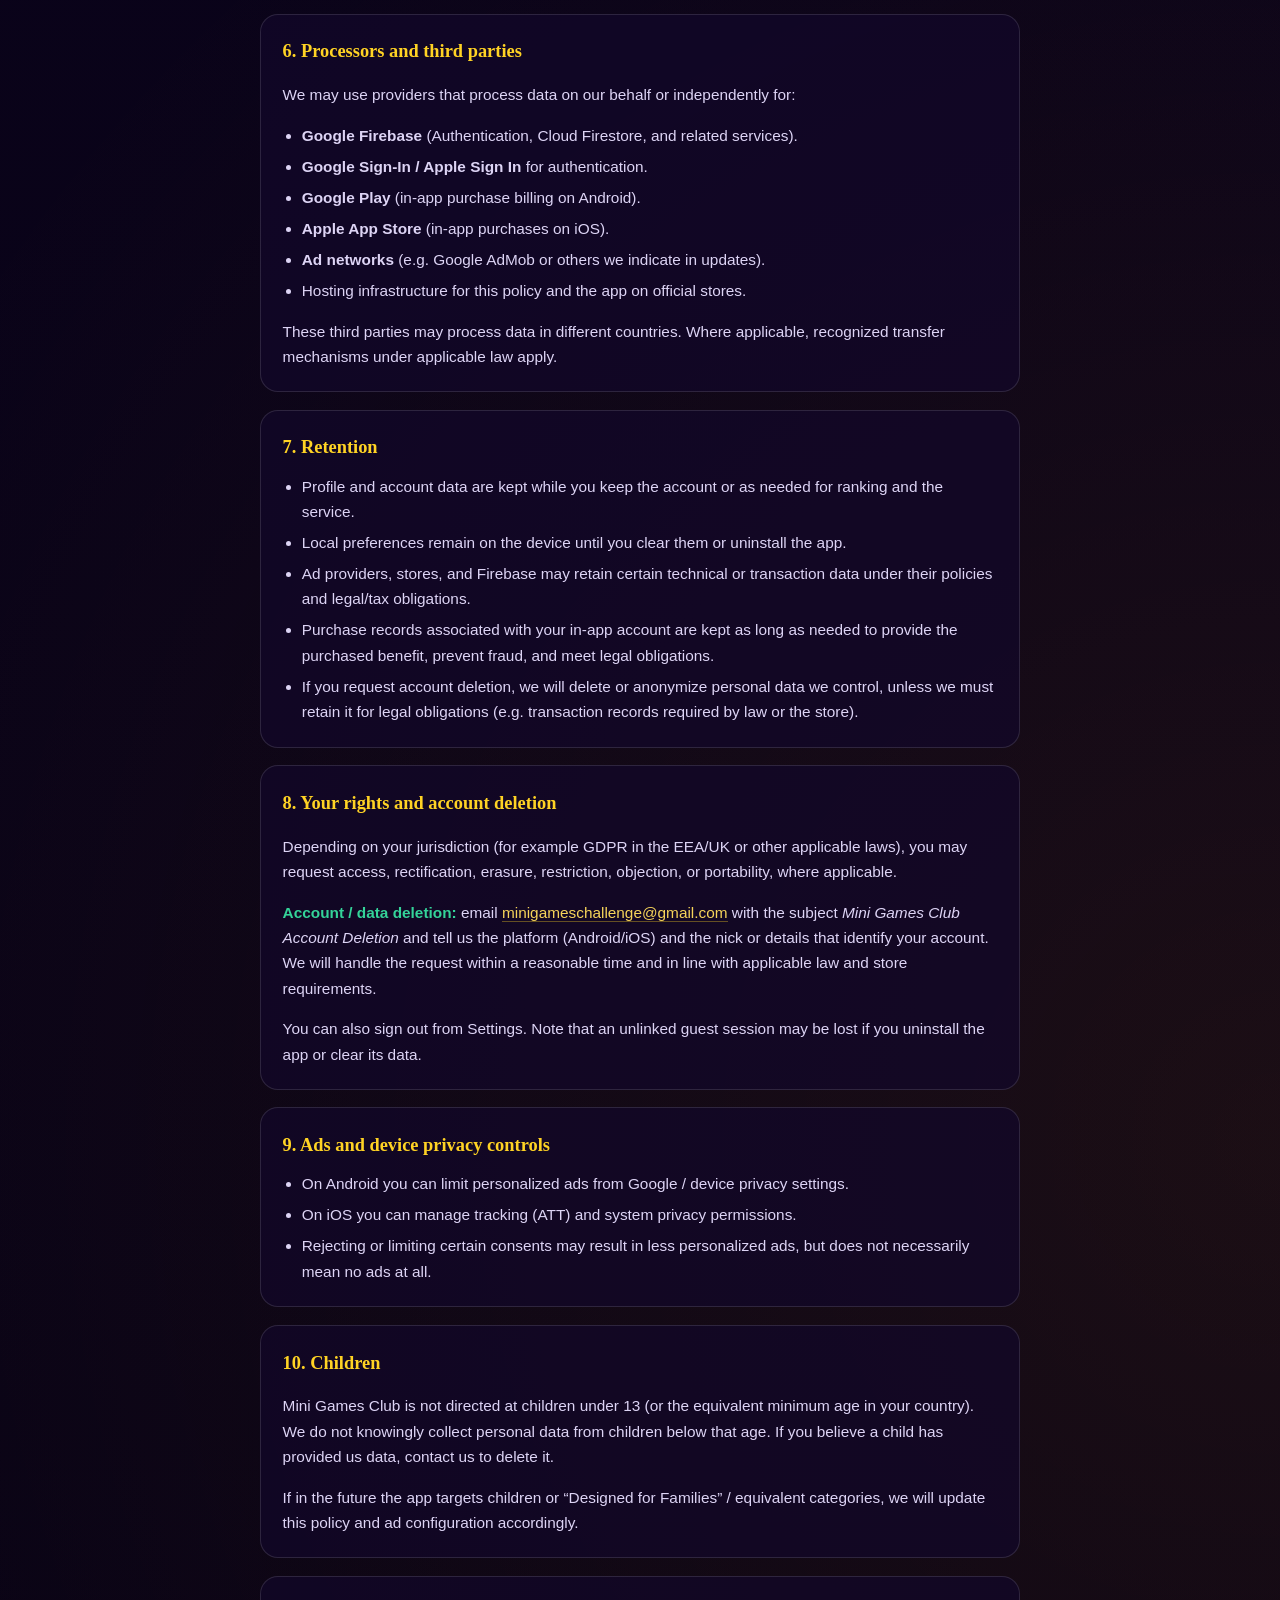
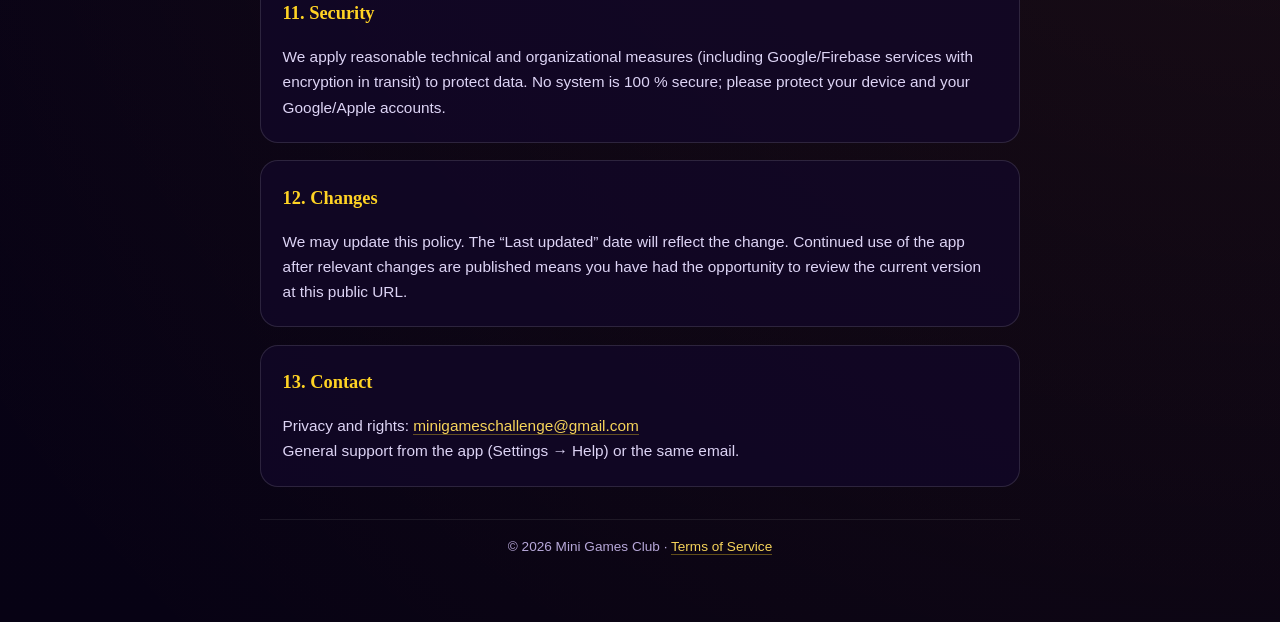
<file: minigames/legal/privacy-policy.html>
<!DOCTYPE html>
<html lang="en">
<head>
  <meta charset="utf-8" />
  <meta name="viewport" content="width=device-width, initial-scale=1" />
  <title>Privacy Policy · Mini Games Club</title>
  <meta name="description" content="Privacy Policy for Mini Games Club (EN / ES / FR). What data we collect, how we use it, and with whom it is shared." />
  <link rel="stylesheet" href="legal.css" />
</head>
<body>
  <main class="wrap">
    <div class="brand">
      <div class="brand-mark" aria-hidden="true"><img src="app-icon.png" alt="" width="42" height="42" /></div>
      <div class="brand-text">Mini Games Club</div>
    </div>

    <div class="top-bar">
      <nav class="nav-links" aria-label="Legal documents">
        <a href="privacy-policy.html" data-lang="en">Privacy Policy</a>
        <a href="privacy-policy.html" data-lang="es" hidden>Política de privacidad</a>
        <a href="privacy-policy.html" data-lang="fr" hidden>Politique de confidentialité</a>
        <a href="terms-of-service.html" data-lang="en">Terms of Service</a>
        <a href="terms-of-service.html" data-lang="es" hidden>Términos de servicio</a>
        <a href="terms-of-service.html" data-lang="fr" hidden>Conditions d'utilisation</a>
      </nav>
      <div class="lang-switch" role="group" aria-label="Language">
        <button type="button" data-set-lang="en">EN</button>
        <button type="button" data-set-lang="es">ES</button>
        <button type="button" data-set-lang="fr">FR</button>
      </div>
    </div>

    <!-- EN -->
    <div data-lang="en">
      <header class="hero">
        <div class="badge">Privacy Policy</div>
        <h1>Privacy Policy</h1>
        <p class="meta">
          Last updated: November 21, 2026<br />
          App: <strong>Mini Games Club</strong><br />
          Privacy contact:
          <a href="mailto:minigameschallenge@gmail.com">minigameschallenge@gmail.com</a>
        </p>
      </header>

      <aside class="note">
        This document explains clearly how we process data in Mini Games Club
        to meet typical Google Play and App Store requirements.
        It does not replace professional legal advice. If the app’s practices change
        (for example, new SDKs), we will update this page.
      </aside>

      <section class="panel">
        <h2>1. Who we are</h2>
        <p>
          Mini Games Club is a mobile online mini-games app with ranking,
          available for Android and iOS. The controller of the data
          described in this policy is the app developer, reachable at
          <a href="mailto:minigameschallenge@gmail.com">minigameschallenge@gmail.com</a>.
        </p>
      </section>

      <section class="panel">
        <h2>2. Scope</h2>
        <p>
          This policy applies to the use of Mini Games Club on mobile devices
          (Android and iOS), including guest access, accounts
          linked to Google or Apple, ads, and <strong>in-app purchases</strong>
          (one-time payments managed by Google Play and the App Store).
        </p>
      </section>

      <section class="panel">
        <h2>3. Data we may process</h2>
        <p>Depending on how you use the app, we may process the following categories:</p>

        <h3>3.1 Account and player identity</h3>
        <ul>
          <li>Firebase Authentication user identifier (UID).</li>
          <li>Session type: guest (anonymous) or linked account.</li>
          <li>Nick / player name you choose.</li>
          <li>Country or region you select for ranking (country code and associated flag).</li>
          <li>If you sign in with Google or Apple: identifiers and basic data those providers
            share to authenticate you (for example provider ID and, where applicable,
            display name or email, as authorized by the provider and you).</li>
          <li>Profile creation/update timestamps.</li>
        </ul>

        <h3>3.2 Technical and device data</h3>
        <ul>
          <li>Basic device and OS information needed for the app and services
            (for example Android/iOS platform).</li>
          <li>Technical identifiers related to authentication, security, and abuse prevention
            (via Firebase Authentication and sign-in providers).</li>
          <li>Local app preferences (for example language and whether audio is on),
            stored on the device.</li>
        </ul>

        <h3>3.3 In-app purchases (one-time)</h3>
        <p>
          The app may offer <strong>one-time in-app purchases</strong> (not auto-renewing
          subscriptions) through:
        </p>
        <ul>
          <li><strong>Google Play Billing</strong> on Android.</li>
          <li><strong>Apple In-App Purchase / StoreKit</strong> on iOS.</li>
        </ul>
        <p>
          Charging, invoices, payment methods, and most purchase data are handled by
          Google or Apple, not directly by us. In connection with those purchases we may process or
          receive, depending on platform and product:
        </p>
        <ul>
          <li>Product / purchase identifiers (product ID, transaction ID, purchase token or
            equivalents).</li>
          <li>Purchase status (purchased, restored, pending, refunded when the store notifies us).</li>
          <li>Purchase platform (Android / iOS) and, where applicable, association with your app UID
            to activate the purchased benefit (for example unlock or ad removal).</li>
          <li>Approximate transaction date/time for validation and support.</li>
        </ul>
        <p>
          <strong>We do not receive or store your full card number</strong> or complete
          bank details: those are processed by Google Play or the App Store under their policies.
          For refunds and payment management you must use the corresponding store channels,
          without prejudice to contacting us for technical support of the in-app benefit.
        </p>
        <p>
          More information:
          <a href="https://policies.google.com/privacy" rel="noopener noreferrer" target="_blank">Google Privacy</a>,
          <a href="https://www.apple.com/legal/privacy/" rel="noopener noreferrer" target="_blank">Apple Privacy</a>.
        </p>

        <h3>3.4 Ads</h3>
        <p>
          The app may show third-party ads (for example ad networks such as Google AdMob
          or equivalents). Ad providers may collect or receive data such as:
        </p>
        <ul>
          <li>Device advertising identifiers (AAID / IDFA or equivalents),
            subject to OS permissions and controls.</li>
          <li>Ad interaction data (impressions, clicks, ad type).</li>
          <li>Approximate information derived from IP or other technical data used by the ad network
            to serve, measure, and where applicable personalize ads.</li>
          <li>Ad SDK diagnostic or performance data.</li>
        </ul>
        <p>
          The specific processing of this data is done by ad providers under
          their own policies. You may consult, among others:
          <a href="https://policies.google.com/privacy" rel="noopener noreferrer" target="_blank">Google Privacy Policy</a>
          and AdMob / Google Mobile Ads privacy documentation.
        </p>
        <p>
          If an in-app purchase removes or reduces ads, we will stop showing (or limit)
          advertising associated with that benefit as far as technically possible on your account/device.
        </p>

        <h3>3.5 Data we do not deliberately request</h3>
        <ul>
          <li>We do not intentionally request special sensitive data (health, religion, etc.).</li>
          <li>We do not request precise GPS location for normal gameplay.</li>
          <li>We do not sell your contacts list or access your gallery or microphone for normal app use.</li>
        </ul>
      </section>

      <section class="panel">
        <h2>4. Purposes of processing</h2>
        <ul>
          <li>Create and maintain your account or guest session.</li>
          <li>Show your nick, country, and results in online rankings.</li>
          <li>Allow linking a guest account to Google or Apple without losing progress tied to the same UID.</li>
          <li>Operate, maintain, secure, and improve the app.</li>
          <li>Handle support requests sent by email.</li>
          <li>Show ads to fund the app and measure their performance.</li>
          <li>Process and validate one-time in-app purchases, activate the purchased benefit, and
            allow restoration of non-consumable purchases when applicable.</li>
          <li>Comply with legal obligations and respond to valid authority requests.</li>
        </ul>
      </section>

      <section class="panel">
        <h2>5. Legal bases</h2>
        <p>
          We process data because it is necessary to provide the service you request (account, profile,
          ranking, support, delivery of purchased content/benefit), for our legitimate interest in
          securing and improving the app and monetizing it with ads and in-app purchases in a proportionate way,
          and, where applicable, because you give consent (for example OS privacy/ads consents
          or the ads SDK, such as ATT on iOS or consent forms when they apply). The purchase itself is
          completed with Google or Apple under the store’s terms.
        </p>
      </section>

      <section class="panel">
        <h2>6. Processors and third parties</h2>
        <p>We may use providers that process data on our behalf or independently for:</p>
        <ul>
          <li><strong>Google Firebase</strong> (Authentication, Cloud Firestore, and related services).</li>
          <li><strong>Google Sign-In / Apple Sign In</strong> for authentication.</li>
          <li><strong>Google Play</strong> (in-app purchase billing on Android).</li>
          <li><strong>Apple App Store</strong> (in-app purchases on iOS).</li>
          <li><strong>Ad networks</strong> (e.g. Google AdMob or others we indicate in updates).</li>
          <li>Hosting infrastructure for this policy and the app on official stores.</li>
        </ul>
        <p>
          These third parties may process data in different countries. Where applicable,
          recognized transfer mechanisms under applicable law apply.
        </p>
      </section>

      <section class="panel">
        <h2>7. Retention</h2>
        <ul>
          <li>Profile and account data are kept while you keep the account or as needed
            for ranking and the service.</li>
          <li>Local preferences remain on the device until you clear them or uninstall the app.</li>
          <li>Ad providers, stores, and Firebase may retain certain technical
            or transaction data under their policies and legal/tax obligations.</li>
          <li>Purchase records associated with your in-app account are kept as long as needed
            to provide the purchased benefit, prevent fraud, and meet legal obligations.</li>
          <li>If you request account deletion, we will delete or anonymize personal data
            we control, unless we must retain it for legal obligations
            (e.g. transaction records required by law or the store).</li>
        </ul>
      </section>

      <section class="panel">
        <h2>8. Your rights and account deletion</h2>
        <p>
          Depending on your jurisdiction (for example GDPR in the EEA/UK or other applicable laws),
          you may request access, rectification, erasure, restriction, objection, or portability,
          where applicable.
        </p>
        <p>
          <strong class="ok">Account / data deletion:</strong> email
          <a href="mailto:minigameschallenge@gmail.com?subject=Mini%20Games%20Club%20Account%20Deletion">minigameschallenge@gmail.com</a>
          with the subject <em>Mini Games Club Account Deletion</em> and tell us the platform (Android/iOS)
          and the nick or details that identify your account. We will handle the request within a reasonable time
          and in line with applicable law and store requirements.
        </p>
        <p>
          You can also sign out from Settings. Note that an unlinked guest session
          may be lost if you uninstall the app or clear its data.
        </p>
      </section>

      <section class="panel">
        <h2>9. Ads and device privacy controls</h2>
        <ul>
          <li>On Android you can limit personalized ads from Google / device privacy settings.</li>
          <li>On iOS you can manage tracking (ATT) and system privacy permissions.</li>
          <li>Rejecting or limiting certain consents may result in less personalized ads,
            but does not necessarily mean no ads at all.</li>
        </ul>
      </section>

      <section class="panel">
        <h2>10. Children</h2>
        <p>
          Mini Games Club is not directed at children under 13 (or the equivalent minimum age in your country).
          We do not knowingly collect personal data from children below that age. If you believe a child
          has provided us data, contact us to delete it.
        </p>
        <p>
          If in the future the app targets children or “Designed for Families” / equivalent categories,
          we will update this policy and ad configuration accordingly.
        </p>
      </section>

      <section class="panel">
        <h2>11. Security</h2>
        <p>
          We apply reasonable technical and organizational measures (including Google/Firebase
          services with encryption in transit) to protect data. No system is 100&nbsp;% secure; please
          protect your device and your Google/Apple accounts.
        </p>
      </section>

      <section class="panel">
        <h2>12. Changes</h2>
        <p>
          We may update this policy. The “Last updated” date will reflect the change.
          Continued use of the app after relevant changes are published means you have had the opportunity
          to review the current version at this public URL.
        </p>
      </section>

      <section class="panel">
        <h2>13. Contact</h2>
        <p>
          Privacy and rights:
          <a href="mailto:minigameschallenge@gmail.com">minigameschallenge@gmail.com</a><br />
          General support from the app (Settings → Help) or the same email.
        </p>
      </section>

      <footer>
        © <span data-year></span> Mini Games Club ·
        <a href="terms-of-service.html">Terms of Service</a>
      </footer>
    </div>

    <!-- ES -->
    <div data-lang="es" hidden>
      <header class="hero">
        <div class="badge">Privacy Policy</div>
        <h1>Política de privacidad</h1>
        <p class="meta">
          Última actualización: 21 de noviembre de 2026<br />
          Aplicación: <strong>Mini Games Club</strong><br />
          Contacto de privacidad:
          <a href="mailto:minigameschallenge@gmail.com">minigameschallenge@gmail.com</a>
        </p>
      </header>

      <aside class="note">
        Este documento explica de forma clara cómo tratamos los datos en Mini Games Club
        para cumplir con los requisitos habituales de Google Play y App Store.
        No sustituye asesoramiento legal profesional. Si las prácticas de la app cambian
        (por ejemplo, nuevos SDKs), actualizaremos esta página.
      </aside>

      <section class="panel">
        <h2>1. Quiénes somos</h2>
        <p>
          Mini Games Club es una aplicación móvil de minijuegos online con ranking,
          disponible para Android e iOS. El responsable del tratamiento de los datos
          descritos en esta política es el desarrollador de la aplicación, contactable en
          <a href="mailto:minigameschallenge@gmail.com">minigameschallenge@gmail.com</a>.
        </p>
      </section>

      <section class="panel">
        <h2>2. Ámbito</h2>
        <p>
          Esta política aplica al uso de Mini Games Club en dispositivos móviles
          (Android e iOS), incluyendo el acceso como invitado (guest), cuentas
          vinculadas a Google o Apple, anuncios y <strong>compras dentro de la app</strong>
          (pagos únicos gestionados por Google Play y App Store).
        </p>
      </section>

      <section class="panel">
        <h2>3. Datos que podemos tratar</h2>
        <p>Según cómo uses la app, podemos tratar las siguientes categorías:</p>

        <h3>3.1 Cuenta e identidad de jugador</h3>
        <ul>
          <li>Identificador de usuario de Firebase Authentication (UID).</li>
          <li>Tipo de sesión: invitado (anónimo) o cuenta vinculada.</li>
          <li>Nick / nombre de jugador que eliges.</li>
          <li>País o región que seleccionas para el ranking (código de país y bandera asociada).</li>
          <li>Si inicias sesión con Google o Apple: identificadores y datos básicos que esos proveedores
            nos facilitan para autenticarte (por ejemplo, identificador del proveedor y, en su caso,
            nombre para mostrar o correo, según lo que el proveedor y tú autorizéis).</li>
          <li>Marcas temporales de creación/actualización del perfil.</li>
        </ul>

        <h3>3.2 Datos técnicos y de dispositivo</h3>
        <ul>
          <li>Información básica del dispositivo y del sistema operativo necesaria para el funcionamiento
            de la app y de los servicios (por ejemplo, plataforma Android/iOS).</li>
          <li>Identificadores técnicos relacionados con autenticación, seguridad y prevención de abuso
            (según Firebase Authentication y proveedores de inicio de sesión).</li>
          <li>Preferencias locales de la app (por ejemplo, idioma y si el audio está activado),
            guardadas en el dispositivo.</li>
        </ul>

        <h3>3.3 Compras dentro de la app (pago único)</h3>
        <p>
          La app puede ofrecer <strong>compras in-app de pago único</strong> (no suscripciones
          de renovación automática) a través de:
        </p>
        <ul>
          <li><strong>Google Play Billing</strong> en Android.</li>
          <li><strong>Apple In-App Purchase / StoreKit</strong> en iOS.</li>
        </ul>
        <p>
          El cobro, la factura, los métodos de pago y gran parte de los datos de compra los gestionan
          Google o Apple, no nosotros directamente. En relación con esas compras podemos tratar o
          recibir, según la plataforma y el producto:
        </p>
        <ul>
          <li>Identificadores de producto / compra (product ID, transaction ID, purchase token u
            equivalentes).</li>
          <li>Estado de la compra (comprado, restaurado, pendiente, reembolsado cuando la tienda lo notifique).</li>
          <li>Plataforma de la compra (Android / iOS) y, si procede, asociación con tu UID de la app
            para activar el beneficio comprado (por ejemplo, desbloqueo o eliminación de anuncios).</li>
          <li>Fecha/hora aproximada de la transacción a efectos de validación y soporte.</li>
        </ul>
        <p>
          <strong>No recibimos ni almacenamos el número completo de tu tarjeta</strong> ni los datos
          bancarios completos: esos datos los procesa Google Play o App Store conforme a sus políticas.
          Para reembolsos y gestión de pagos debes usar los canales de la tienda correspondiente,
          sin perjuicio de contactarnos para soporte técnico del beneficio en la app.
        </p>
        <p>
          Más información:
          <a href="https://policies.google.com/privacy" rel="noopener noreferrer" target="_blank">Privacidad de Google</a>,
          <a href="https://www.apple.com/legal/privacy/" rel="noopener noreferrer" target="_blank">Privacidad de Apple</a>.
        </p>

        <h3>3.4 Anuncios (publicidad)</h3>
        <p>
          La app puede mostrar anuncios de terceros (por ejemplo, redes publicitarias como Google AdMob
          u otras equivalentes). Los proveedores de anuncios pueden recopilar o recibir datos como:
        </p>
        <ul>
          <li>Identificadores de publicidad del dispositivo (AAID / IDFA u otros equivalentes),
            sujetos a los permisos y controles del sistema operativo.</li>
          <li>Datos de interacción con anuncios (impresiones, clics, tipo de anuncio).</li>
          <li>Información aproximada derivada de IP u otros datos técnicos usados por la red publicitaria
            para servir, medir y, en su caso, personalizar anuncios.</li>
          <li>Datos de diagnóstico o rendimiento del SDK publicitario.</li>
        </ul>
        <p>
          El tratamiento concreto de estos datos lo realizan los proveedores publicitarios conforme a
          sus propias políticas. Puedes consultar, entre otras:
          <a href="https://policies.google.com/privacy" rel="noopener noreferrer" target="_blank">Política de privacidad de Google</a>
          y la documentación de privacidad de AdMob / Google Mobile Ads.
        </p>
        <p>
          Si una compra in-app elimina o reduce anuncios, dejaremos de mostrar (o limitaremos) la
          publicidad asociada a ese beneficio en la medida técnica posible en tu cuenta/dispositivo.
        </p>

        <h3>3.5 Datos que no pedimos de forma deliberada</h3>
        <ul>
          <li>No solicitamos de forma intencionada datos sensibles especiales (salud, religión, etc.).</li>
          <li>No pedimos la ubicación precisa del GPS para el funcionamiento del juego.</li>
          <li>No vendemos tu lista de contactos ni accedemos a tu galería o micrófono para el uso normal de la app.</li>
        </ul>
      </section>

      <section class="panel">
        <h2>4. Finalidades del tratamiento</h2>
        <ul>
          <li>Crear y mantener tu cuenta o sesión de invitado.</li>
          <li>Mostrar tu nick, país y resultados en rankings online.</li>
          <li>Permitir vincular una cuenta guest a Google o Apple sin perder el progreso asociado al mismo UID.</li>
          <li>Operar, mantener, asegurar y mejorar la app.</li>
          <li>Atender solicitudes de soporte enviadas por correo.</li>
          <li>Mostrar anuncios para financiar la app y medir su rendimiento.</li>
          <li>Procesar y validar compras in-app de pago único, activar el beneficio adquirido y
            permitir la restauración de compras no consumibles cuando proceda.</li>
          <li>Cumplir obligaciones legales y responder a requerimientos válidos de autoridades.</li>
        </ul>
      </section>

      <section class="panel">
        <h2>5. Bases del tratamiento</h2>
        <p>
          Tratamos datos porque son necesarios para prestar el servicio que solicitas (cuenta, perfil,
          ranking, soporte, entrega del contenido/beneficio comprado), por nuestro interés legítimo en
          securizar y mejorar la app y monetizarla con publicidad y compras in-app de forma proporcionada,
          y, cuando corresponda, porque nos das tu consentimiento (por ejemplo, consentimientos de
          privacidad/publicidad del sistema operativo o del SDK de anuncios, como ATT en iOS o formularios
          de consentimiento cuando apliquen). La compra en sí se formaliza con Google o Apple según
          las condiciones de la tienda.
        </p>
      </section>

      <section class="panel">
        <h2>6. Encargados y terceros</h2>
        <p>Podemos usar proveedores que tratan datos en nuestro nombre o de forma independiente para:</p>
        <ul>
          <li><strong>Google Firebase</strong> (Authentication, Cloud Firestore y servicios relacionados).</li>
          <li><strong>Google Sign-In / Apple Sign In</strong> para autenticación.</li>
          <li><strong>Google Play</strong> (facturación de compras in-app en Android).</li>
          <li><strong>Apple App Store</strong> (compras in-app en iOS).</li>
          <li><strong>Redes publicitarias</strong> (p. ej. Google AdMob u otras que indiquemos en actualizaciones).</li>
          <li>Infraestructura de hosting de esta política y de la app en tiendas oficiales.</li>
        </ul>
        <p>
          Estos terceros pueden tratar datos en distintos países. Cuando corresponda, se aplican
          mecanismos de transferencia reconocidos por la normativa aplicable.
        </p>
      </section>

      <section class="panel">
        <h2>7. Conservación</h2>
        <ul>
          <li>Los datos de perfil y cuenta se conservan mientras mantengas la cuenta o sea necesario
            para el ranking y el servicio.</li>
          <li>Las preferencias locales permanecen en el dispositivo hasta que las borres o desinstales la app.</li>
          <li>Los proveedores de anuncios, tiendas y Firebase pueden conservar ciertos datos técnicos
            o de transacción según sus políticas y obligaciones legales/fiscales.</li>
          <li>Los registros de compra asociados a tu cuenta en la app se conservan mientras sea necesario
            para prestarte el beneficio adquirido, prevenir fraude y cumplir obligaciones legales.</li>
          <li>Si solicitas la eliminación de la cuenta, borraremos o anonimizaremos los datos personales
            asociados que controlemos, salvo que debamos retenerlos por obligación legal
            (p. ej. registros de transacción exigidos por ley o por la tienda).</li>
        </ul>
      </section>

      <section class="panel">
        <h2>8. Tus derechos y eliminación de cuenta</h2>
        <p>
          Según tu jurisdicción (por ejemplo, RGPD/LOPDGDD en el EEE/España u otras leyes aplicables),
          puedes solicitar acceso, rectificación, supresión, limitación, oposición o portabilidad,
          cuando proceda.
        </p>
        <p>
          <strong class="ok">Eliminación de cuenta / datos:</strong> escribe a
          <a href="mailto:minigameschallenge@gmail.com?subject=Mini%20Games%20Club%20Account%20Deletion">minigameschallenge@gmail.com</a>
          con el asunto <em>Mini Games Club Account Deletion</em> e indícanos la plataforma (Android/iOS)
          y el nick o datos que permitan identificar tu cuenta. Atenderemos la solicitud en un plazo razonable
          y conforme a la normativa y a los requisitos de las tiendas.
        </p>
        <p>
          También puedes cerrar sesión desde Ajustes. Ten en cuenta que una sesión de invitado no vinculada
          puede perderse si desinstalas la app o borras sus datos.
        </p>
      </section>

      <section class="panel">
        <h2>9. Controles de publicidad y privacidad del dispositivo</h2>
        <ul>
          <li>En Android puedes limitar anuncios personalizados desde los ajustes de Google / privacidad del dispositivo.</li>
          <li>En iOS puedes gestionar el tracking (ATT) y los permisos de privacidad del sistema.</li>
          <li>El rechazo o limitación de ciertos consentimientos puede hacer que veas anuncios menos personalizados,
            pero no implica necesariamente la ausencia total de anuncios.</li>
        </ul>
      </section>

      <section class="panel">
        <h2>10. Menores</h2>
        <p>
          Mini Games Club no está dirigida a menores de 13 años (o la edad mínima equivalente en tu país).
          No recopilamos a sabiendas datos personales de menores por debajo de esa edad. Si crees que un menor
          nos ha facilitado datos, contacta con nosotros para eliminarlos.
        </p>
        <p>
          Si en el futuro la app se orientara a menores o a “Designed for Families” / categorías equivalentes,
          actualizaremos esta política y la configuración publicitaria de forma coherente.
        </p>
      </section>

      <section class="panel">
        <h2>11. Seguridad</h2>
        <p>
          Aplicamos medidas técnicas y organizativas razonables (incluyendo servicios de Google/Firebase
          con cifrado en tránsito) para proteger los datos. Ningún sistema es 100&nbsp;% seguro; te pedimos
          que protejas tu dispositivo y tus cuentas de Google/Apple.
        </p>
      </section>

      <section class="panel">
        <h2>12. Cambios</h2>
        <p>
          Podemos actualizar esta política. La fecha de “Última actualización” reflejará el cambio.
          El uso continuado de la app tras la publicación de cambios relevantes implica que has podido
          revisar la versión vigente en esta URL pública.
        </p>
      </section>

      <section class="panel">
        <h2>13. Contacto</h2>
        <p>
          Privacidad y derechos:
          <a href="mailto:minigameschallenge@gmail.com">minigameschallenge@gmail.com</a><br />
          Soporte general desde la app (Ajustes → Ayuda) o al mismo correo.
        </p>
      </section>

      <footer>
        © <span data-year></span> Mini Games Club ·
        <a href="terms-of-service.html">Términos de servicio</a>
      </footer>
    </div>

    <!-- FR -->
    <div data-lang="fr" hidden>
      <header class="hero">
        <div class="badge">Privacy Policy</div>
        <h1>Politique de confidentialité</h1>
        <p class="meta">
          Dernière mise à jour : 21 novembre 2026<br />
          Application : <strong>Mini Games Club</strong><br />
          Contact confidentialité :
          <a href="mailto:minigameschallenge@gmail.com">minigameschallenge@gmail.com</a>
        </p>
      </header>

      <aside class="note">
        Ce document explique clairement comment nous traitons les données dans Mini Games Club
        pour répondre aux exigences habituelles de Google Play et de l'App Store.
        Il ne remplace pas un conseil juridique professionnel. Si les pratiques de l'app changent
        (par exemple de nouveaux SDK), nous mettrons à jour cette page.
      </aside>

      <section class="panel">
        <h2>1. Qui nous sommes</h2>
        <p>
          Mini Games Club est une application mobile de mini-jeux en ligne avec classement,
          disponible sur Android et iOS. Le responsable du traitement des données
          décrites dans cette politique est le développeur de l'application, joignable à
          <a href="mailto:minigameschallenge@gmail.com">minigameschallenge@gmail.com</a>.
        </p>
      </section>

      <section class="panel">
        <h2>2. Champ d'application</h2>
        <p>
          Cette politique s'applique à l'utilisation de Mini Games Club sur appareils mobiles
          (Android et iOS), y compris l'accès en invité, les comptes
          liés à Google ou Apple, les publicités et les <strong>achats in-app</strong>
          (paiements uniques gérés par Google Play et l'App Store).
        </p>
      </section>

      <section class="panel">
        <h2>3. Données que nous pouvons traiter</h2>
        <p>Selon votre usage de l'app, nous pouvons traiter les catégories suivantes :</p>

        <h3>3.1 Compte et identité joueur</h3>
        <ul>
          <li>Identifiant utilisateur Firebase Authentication (UID).</li>
          <li>Type de session : invité (anonyme) ou compte lié.</li>
          <li>Pseudo / nom de joueur que vous choisissez.</li>
          <li>Pays ou région sélectionné pour le classement (code pays et drapeau associé).</li>
          <li>Si vous vous connectez avec Google ou Apple : identifiants et données de base que ces fournisseurs
            nous communiquent pour vous authentifier (par ex. identifiant fournisseur et, le cas échéant,
            nom affiché ou e-mail, selon ce que le fournisseur et vous autorisez).</li>
          <li>Horodatages de création/mise à jour du profil.</li>
        </ul>

        <h3>3.2 Données techniques et appareil</h3>
        <ul>
          <li>Informations de base sur l'appareil et le système d'exploitation nécessaires au fonctionnement
            de l'app et des services (par ex. plateforme Android/iOS).</li>
          <li>Identifiants techniques liés à l'authentification, la sécurité et la prévention des abus
            (via Firebase Authentication et les fournisseurs de connexion).</li>
          <li>Préférences locales de l'app (par ex. langue et activation de l'audio),
            stockées sur l'appareil.</li>
        </ul>

        <h3>3.3 Achats in-app (paiement unique)</h3>
        <p>
          L'app peut proposer des <strong>achats in-app uniques</strong> (pas d'abonnements
          à renouvellement automatique) via :
        </p>
        <ul>
          <li><strong>Google Play Billing</strong> sur Android.</li>
          <li><strong>Apple In-App Purchase / StoreKit</strong> sur iOS.</li>
        </ul>
        <p>
          L'encaissement, la facture, les moyens de paiement et une grande partie des données d'achat sont gérés par
          Google ou Apple, pas directement par nous. En lien avec ces achats, nous pouvons traiter ou
          recevoir, selon la plateforme et le produit :
        </p>
        <ul>
          <li>Identifiants de produit / achat (product ID, transaction ID, purchase token ou
            équivalents).</li>
          <li>État de l'achat (acheté, restauré, en attente, remboursé lorsque la boutique le notifie).</li>
          <li>Plateforme d'achat (Android / iOS) et, le cas échéant, association à votre UID dans l'app
            pour activer l'avantage acheté (par ex. déblocage ou suppression des pubs).</li>
          <li>Date/heure approximative de la transaction pour validation et support.</li>
        </ul>
        <p>
          <strong>Nous ne recevons ni ne stockons le numéro complet de votre carte</strong> ni les données
          bancaires complètes : elles sont traitées par Google Play ou l'App Store selon leurs politiques.
          Pour les remboursements et la gestion des paiements, utilisez les canaux de la boutique concernée,
          sans préjudice de nous contacter pour le support technique de l'avantage dans l'app.
        </p>
        <p>
          Plus d'informations :
          <a href="https://policies.google.com/privacy" rel="noopener noreferrer" target="_blank">Confidentialité Google</a>,
          <a href="https://www.apple.com/legal/privacy/" rel="noopener noreferrer" target="_blank">Confidentialité Apple</a>.
        </p>

        <h3>3.4 Publicité</h3>
        <p>
          L'app peut afficher des publicités tierces (par ex. réseaux comme Google AdMob
          ou équivalents). Les fournisseurs de publicité peuvent collecter ou recevoir des données telles que :
        </p>
        <ul>
          <li>Identifiants publicitaires de l'appareil (AAID / IDFA ou équivalents),
            sous réserve des permissions et contrôles du système.</li>
          <li>Données d'interaction avec les pubs (impressions, clics, type d'annonce).</li>
          <li>Informations approximatives dérivées de l'IP ou d'autres données techniques utilisées par le réseau
            pour diffuser, mesurer et, le cas échéant, personnaliser les publicités.</li>
          <li>Données de diagnostic ou de performance du SDK publicitaire.</li>
        </ul>
        <p>
          Le traitement concret de ces données est effectué par les fournisseurs publicitaires selon
          leurs propres politiques. Vous pouvez consulter, entre autres :
          <a href="https://policies.google.com/privacy" rel="noopener noreferrer" target="_blank">Politique de confidentialité Google</a>
          et la documentation de confidentialité AdMob / Google Mobile Ads.
        </p>
        <p>
          Si un achat in-app supprime ou réduit les publicités, nous cesserons d'afficher (ou limiterons)
          la publicité associée à cet avantage dans la mesure techniquement possible sur votre compte/appareil.
        </p>

        <h3>3.5 Données que nous ne demandons pas délibérément</h3>
        <ul>
          <li>Nous ne demandons pas intentionnellement de données sensibles particulières (santé, religion, etc.).</li>
          <li>Nous ne demandons pas la localisation GPS précise pour le fonctionnement du jeu.</li>
          <li>Nous ne vendons pas votre liste de contacts et n'accédons pas à votre galerie ou micro pour un usage normal de l'app.</li>
        </ul>
      </section>

      <section class="panel">
        <h2>4. Finalités du traitement</h2>
        <ul>
          <li>Créer et maintenir votre compte ou session invité.</li>
          <li>Afficher votre pseudo, pays et résultats dans les classements en ligne.</li>
          <li>Permettre de lier un compte invité à Google ou Apple sans perdre la progression liée au même UID.</li>
          <li>Exploiter, maintenir, sécuriser et améliorer l'app.</li>
          <li>Traiter les demandes de support envoyées par e-mail.</li>
          <li>Afficher des publicités pour financer l'app et mesurer leur performance.</li>
          <li>Traiter et valider les achats in-app uniques, activer l'avantage acquis et
            permettre la restauration des achats non consommables le cas échéant.</li>
          <li>Respecter les obligations légales et répondre aux demandes valides des autorités.</li>
        </ul>
      </section>

      <section class="panel">
        <h2>5. Bases du traitement</h2>
        <p>
          Nous traitons des données parce qu'elles sont nécessaires pour fournir le service que vous demandez (compte, profil,
          classement, support, livraison du contenu/avantage acheté), pour notre intérêt légitime à
          sécuriser et améliorer l'app et la monétiser avec publicité et achats in-app de façon proportionnée,
          et, le cas échéant, parce que vous donnez votre consentement (par ex. consentements
          confidentialité/publicité du système ou du SDK pubs, comme ATT sur iOS ou formulaires
          de consentement lorsqu'ils s'appliquent). L'achat lui-même est formalisé avec Google ou Apple selon
          les conditions de la boutique.
        </p>
      </section>

      <section class="panel">
        <h2>6. Sous-traitants et tiers</h2>
        <p>Nous pouvons utiliser des prestataires qui traitent des données pour notre compte ou de façon indépendante pour :</p>
        <ul>
          <li><strong>Google Firebase</strong> (Authentication, Cloud Firestore et services associés).</li>
          <li><strong>Google Sign-In / Apple Sign In</strong> pour l'authentification.</li>
          <li><strong>Google Play</strong> (facturation des achats in-app sur Android).</li>
          <li><strong>Apple App Store</strong> (achats in-app sur iOS).</li>
          <li><strong>Réseaux publicitaires</strong> (p. ex. Google AdMob ou d'autres indiqués dans les mises à jour).</li>
          <li>Infrastructure d'hébergement de cette politique et de l'app sur les boutiques officielles.</li>
        </ul>
        <p>
          Ces tiers peuvent traiter des données dans différents pays. Le cas échéant, s'appliquent
          des mécanismes de transfert reconnus par la réglementation applicable.
        </p>
      </section>

      <section class="panel">
        <h2>7. Conservation</h2>
        <ul>
          <li>Les données de profil et de compte sont conservées tant que vous maintenez le compte ou que c'est nécessaire
            pour le classement et le service.</li>
          <li>Les préférences locales restent sur l'appareil jusqu'à ce que vous les effaciez ou désinstalliez l'app.</li>
          <li>Les fournisseurs de publicité, boutiques et Firebase peuvent conserver certaines données techniques
            ou de transaction selon leurs politiques et obligations légales/fiscales.</li>
          <li>Les enregistrements d'achat associés à votre compte dans l'app sont conservés aussi longtemps que nécessaire
            pour vous fournir l'avantage acquis, prévenir la fraude et respecter les obligations légales.</li>
          <li>Si vous demandez la suppression du compte, nous supprimerons ou anonymiserons les données personnelles
            associées que nous contrôlons, sauf obligation légale de les conserver
            (p. ex. registres de transaction exigés par la loi ou la boutique).</li>
        </ul>
      </section>

      <section class="panel">
        <h2>8. Vos droits et suppression de compte</h2>
        <p>
          Selon votre juridiction (par exemple RGPD dans l'EEE/Royaume-Uni ou d'autres lois applicables),
          vous pouvez demander l'accès, la rectification, l'effacement, la limitation, l'opposition ou la portabilité,
          le cas échéant.
        </p>
        <p>
          <strong class="ok">Suppression de compte / données :</strong> écrivez à
          <a href="mailto:minigameschallenge@gmail.com?subject=Mini%20Games%20Club%20Account%20Deletion">minigameschallenge@gmail.com</a>
          avec l'objet <em>Mini Games Club Account Deletion</em> et indiquez la plateforme (Android/iOS)
          et le pseudo ou les éléments permettant d'identifier votre compte. Nous traiterons la demande dans un délai raisonnable
          et conformément à la réglementation et aux exigences des boutiques.
        </p>
        <p>
          Vous pouvez aussi vous déconnecter depuis Réglages. Notez qu'une session invité non liée
          peut être perdue si vous désinstallez l'app ou effacez ses données.
        </p>
      </section>

      <section class="panel">
        <h2>9. Contrôles publicité et confidentialité de l'appareil</h2>
        <ul>
          <li>Sous Android vous pouvez limiter les pubs personnalisées depuis les réglages Google / confidentialité de l'appareil.</li>
          <li>Sous iOS vous pouvez gérer le tracking (ATT) et les permissions de confidentialité du système.</li>
          <li>Le refus ou la limitation de certains consentements peut rendre les pubs moins personnalisées,
            sans impliquer nécessairement l'absence totale de publicités.</li>
        </ul>
      </section>

      <section class="panel">
        <h2>10. Mineurs</h2>
        <p>
          Mini Games Club n'est pas destinée aux moins de 13 ans (ou l'âge minimum équivalent dans votre pays).
          Nous ne collectons pas sciemment de données personnelles d'enfants en dessous de cet âge. Si vous pensez qu'un mineur
          nous a fourni des données, contactez-nous pour les supprimer.
        </p>
        <p>
          Si à l'avenir l'app s'adressait aux mineurs ou à « Designed for Families » / catégories équivalentes,
          nous mettrons à jour cette politique et la configuration publicitaire en conséquence.
        </p>
      </section>

      <section class="panel">
        <h2>11. Sécurité</h2>
        <p>
          Nous appliquons des mesures techniques et organisationnelles raisonnables (y compris les services Google/Firebase
          avec chiffrement en transit) pour protéger les données. Aucun système n'est sûr à 100&nbsp;% ; protégez
          votre appareil et vos comptes Google/Apple.
        </p>
      </section>

      <section class="panel">
        <h2>12. Modifications</h2>
        <p>
          Nous pouvons mettre à jour cette politique. La date de « Dernière mise à jour » reflétera le changement.
          L'utilisation continue de l'app après publication de changements pertinents implique que vous avez pu
          consulter la version en vigueur à cette URL publique.
        </p>
      </section>

      <section class="panel">
        <h2>13. Contact</h2>
        <p>
          Confidentialité et droits :
          <a href="mailto:minigameschallenge@gmail.com">minigameschallenge@gmail.com</a><br />
          Support général depuis l'app (Réglages → Aide) ou le même e-mail.
        </p>
      </section>

      <footer>
        © <span data-year></span> Mini Games Club ·
        <a href="terms-of-service.html">Conditions d'utilisation</a>
      </footer>
    </div>
  </main>
  <script src="legal.js"></script>
</body>
</html>
</file>
<file: minigames/legal/legal.css>
:root {
  --bg: #0a031a;
  --bg-soft: #12072c;
  --panel: rgba(30, 16, 68, 0.72);
  --border: rgba(255, 255, 255, 0.12);
  --text: #f4f0ff;
  --muted: #b7a8d9;
  --gold: #ffd324;
  --amber: #ff9900;
  --link: #f6d45a;
  --link-hover: #ffe98a;
  --ok: #34d399;
  --radius: 18px;
  --max: 760px;
  --font: "Segoe UI", "Helvetica Neue", Helvetica, Arial, sans-serif;
  --display: Georgia, "Times New Roman", serif;
}

* {
  box-sizing: border-box;
}

html {
  scroll-behavior: smooth;
}

body {
  margin: 0;
  min-height: 100vh;
  font-family: var(--font);
  color: var(--text);
  background:
    radial-gradient(circle at 50% -10%, rgba(77, 34, 153, 0.55), transparent 42%),
    radial-gradient(circle at 100% 80%, rgba(255, 153, 0, 0.08), transparent 35%),
    linear-gradient(180deg, #14062f 0%, var(--bg) 55%, #070214 100%);
  line-height: 1.65;
  -webkit-font-smoothing: antialiased;
}

a {
  color: var(--link);
  text-decoration: none;
  border-bottom: 1px solid rgba(255, 211, 36, 0.35);
}

a:hover {
  color: var(--link-hover);
}

.wrap {
  width: min(100% - 2rem, var(--max));
  margin: 0 auto;
  padding: 2.5rem 0 4rem;
}

.brand {
  display: flex;
  align-items: center;
  gap: 0.75rem;
  margin-bottom: 1.75rem;
}

.brand-mark {
  width: 42px;
  height: 42px;
  border-radius: 12px;
  display: grid;
  place-items: center;
  overflow: hidden;
  background: linear-gradient(180deg, #3e2382, #20104e);
  border: 1px solid rgba(165, 180, 252, 0.4);
  box-shadow: 0 8px 24px rgba(79, 70, 229, 0.25);
  font-size: 1.15rem;
}

.brand-mark img {
  width: 100%;
  height: 100%;
  object-fit: cover;
  display: block;
}

.brand-text {
  font-family: var(--display);
  font-size: 1.05rem;
  letter-spacing: 0.02em;
  color: var(--gold);
}

.top-bar {
  display: flex;
  flex-wrap: wrap;
  align-items: center;
  justify-content: space-between;
  gap: 0.75rem 1rem;
  margin: 0 0 1.5rem;
}

.nav-links {
  display: flex;
  flex-wrap: wrap;
  gap: 0.75rem 1.25rem;
  font-size: 0.92rem;
}

.lang-switch {
  display: inline-flex;
  gap: 0.35rem;
  padding: 0.2rem;
  border-radius: 999px;
  border: 1px solid rgba(255, 255, 255, 0.14);
  background: rgba(18, 8, 42, 0.75);
}

.lang-switch button {
  appearance: none;
  border: 0;
  cursor: pointer;
  min-width: 2.4rem;
  padding: 0.35rem 0.65rem;
  border-radius: 999px;
  background: transparent;
  color: var(--muted);
  font: inherit;
  font-size: 0.78rem;
  font-weight: 700;
  letter-spacing: 0.04em;
}

.lang-switch button.is-active {
  background: rgba(255, 211, 36, 0.18);
  color: var(--gold);
}

.lang-switch button:focus-visible {
  outline: 2px solid var(--gold);
  outline-offset: 2px;
}

[data-lang][hidden] {
  display: none !important;
}

.hero {
  background: var(--panel);
  border: 1px solid var(--border);
  border-radius: calc(var(--radius) + 4px);
  padding: 1.6rem 1.5rem 1.4rem;
  margin-bottom: 1.5rem;
  backdrop-filter: blur(12px);
  box-shadow: 0 18px 40px rgba(7, 2, 20, 0.45);
}

.hero h1 {
  margin: 0 0 0.55rem;
  font-family: var(--display);
  font-size: clamp(1.7rem, 4vw, 2.2rem);
  font-weight: 700;
  line-height: 1.2;
  color: #fff;
}

.hero .meta {
  margin: 0;
  color: var(--muted);
  font-size: 0.92rem;
}

.badge {
  display: inline-block;
  margin-bottom: 0.85rem;
  padding: 0.28rem 0.7rem;
  border-radius: 999px;
  border: 1px solid rgba(255, 211, 36, 0.45);
  background: rgba(255, 211, 36, 0.12);
  color: var(--gold);
  font-size: 0.72rem;
  font-weight: 700;
  letter-spacing: 0.08em;
  text-transform: uppercase;
}

.panel {
  background: rgba(18, 8, 42, 0.72);
  border: 1px solid var(--border);
  border-radius: var(--radius);
  padding: 1.35rem 1.35rem 0.4rem;
  margin-bottom: 1.1rem;
}

h2 {
  margin: 0 0 0.7rem;
  font-size: 1.15rem;
  color: var(--gold);
  font-family: var(--display);
}

h3 {
  margin: 1.1rem 0 0.45rem;
  font-size: 1rem;
  color: #efe7ff;
}

p,
li {
  color: #ddd4f5;
  font-size: 0.96rem;
}

ul {
  margin: 0.4rem 0 1rem;
  padding-left: 1.2rem;
}

li {
  margin: 0.35rem 0;
}

.note {
  border-left: 3px solid var(--amber);
  padding: 0.75rem 0.9rem;
  margin: 0 0 1rem;
  background: rgba(255, 153, 0, 0.08);
  border-radius: 0 12px 12px 0;
  color: #ead9ff;
  font-size: 0.9rem;
}

.ok {
  color: var(--ok);
}

footer {
  margin-top: 2rem;
  padding-top: 1rem;
  border-top: 1px solid rgba(255, 255, 255, 0.08);
  color: var(--muted);
  font-size: 0.85rem;
  text-align: center;
}

@media (max-width: 560px) {
  .wrap {
    width: min(100% - 1.25rem, var(--max));
    padding-top: 1.5rem;
  }

  .hero,
  .panel {
    padding-left: 1.05rem;
    padding-right: 1.05rem;
  }
}
</file>
